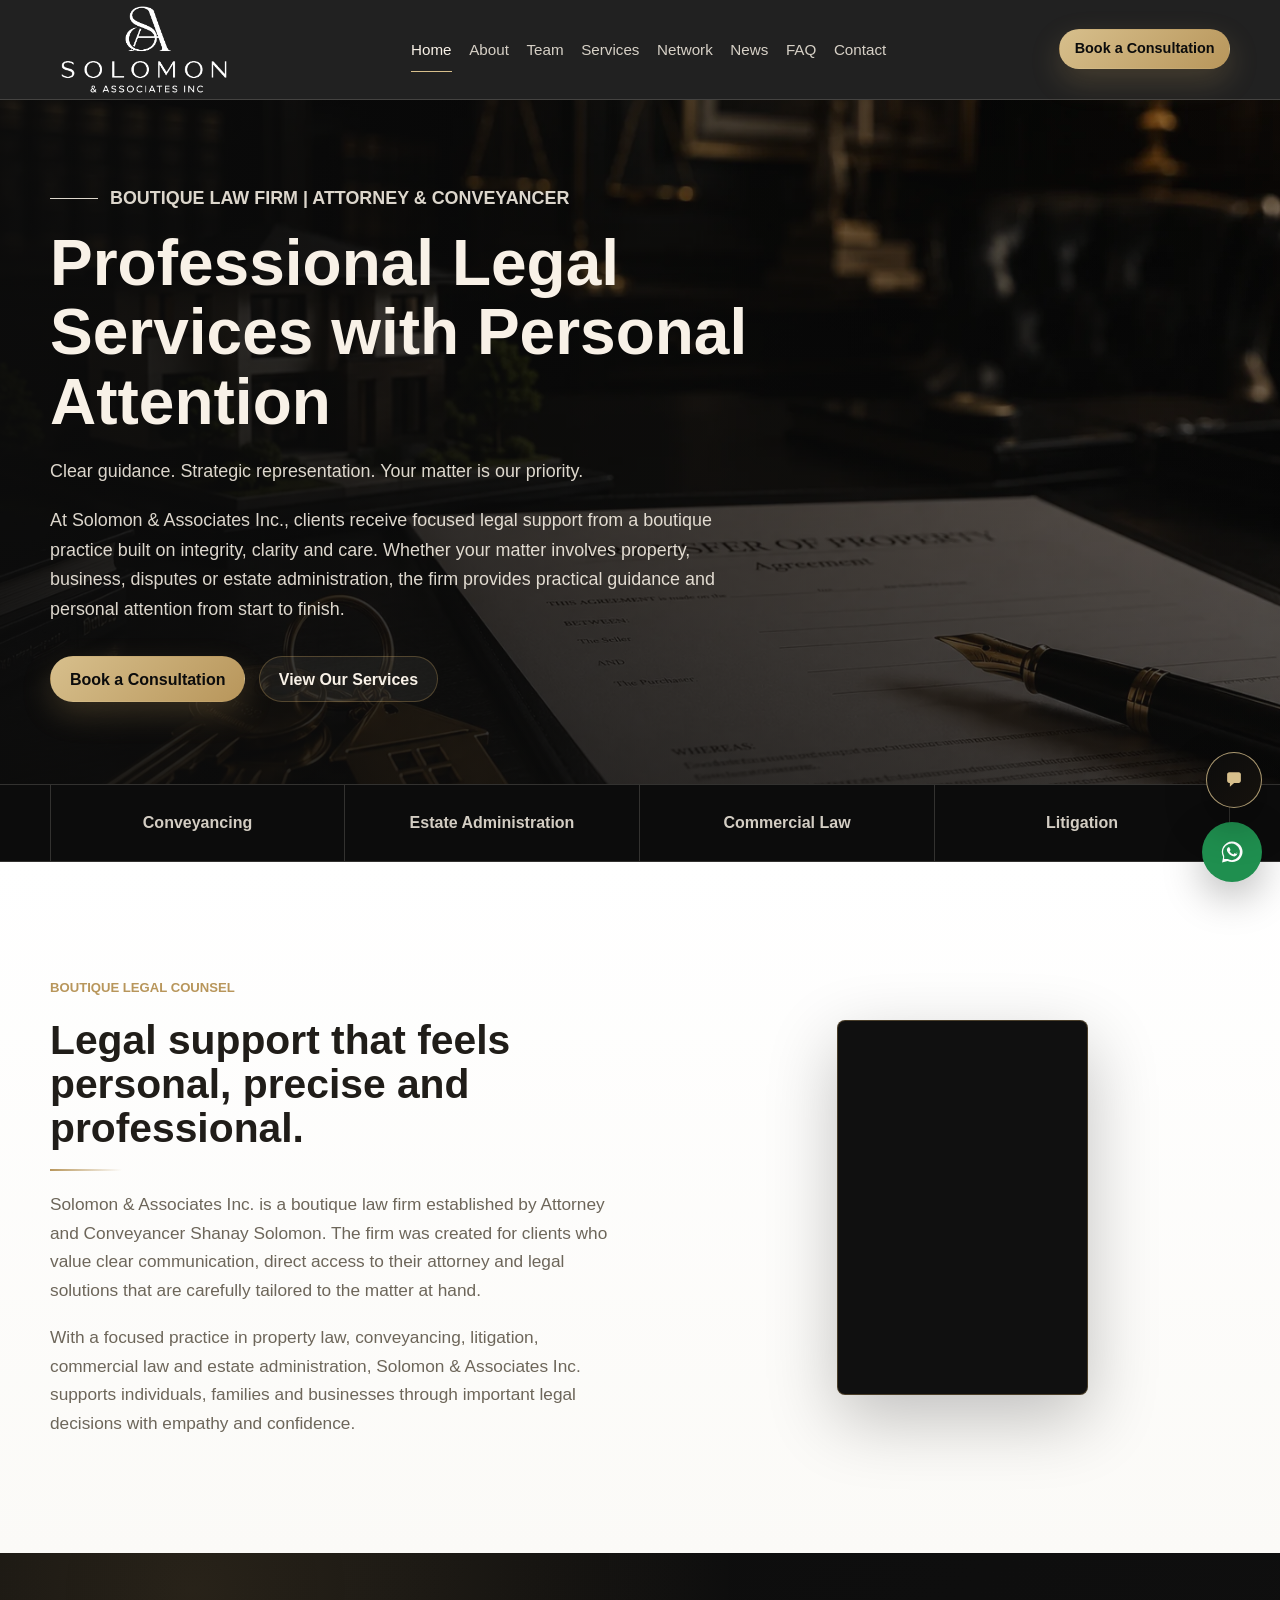
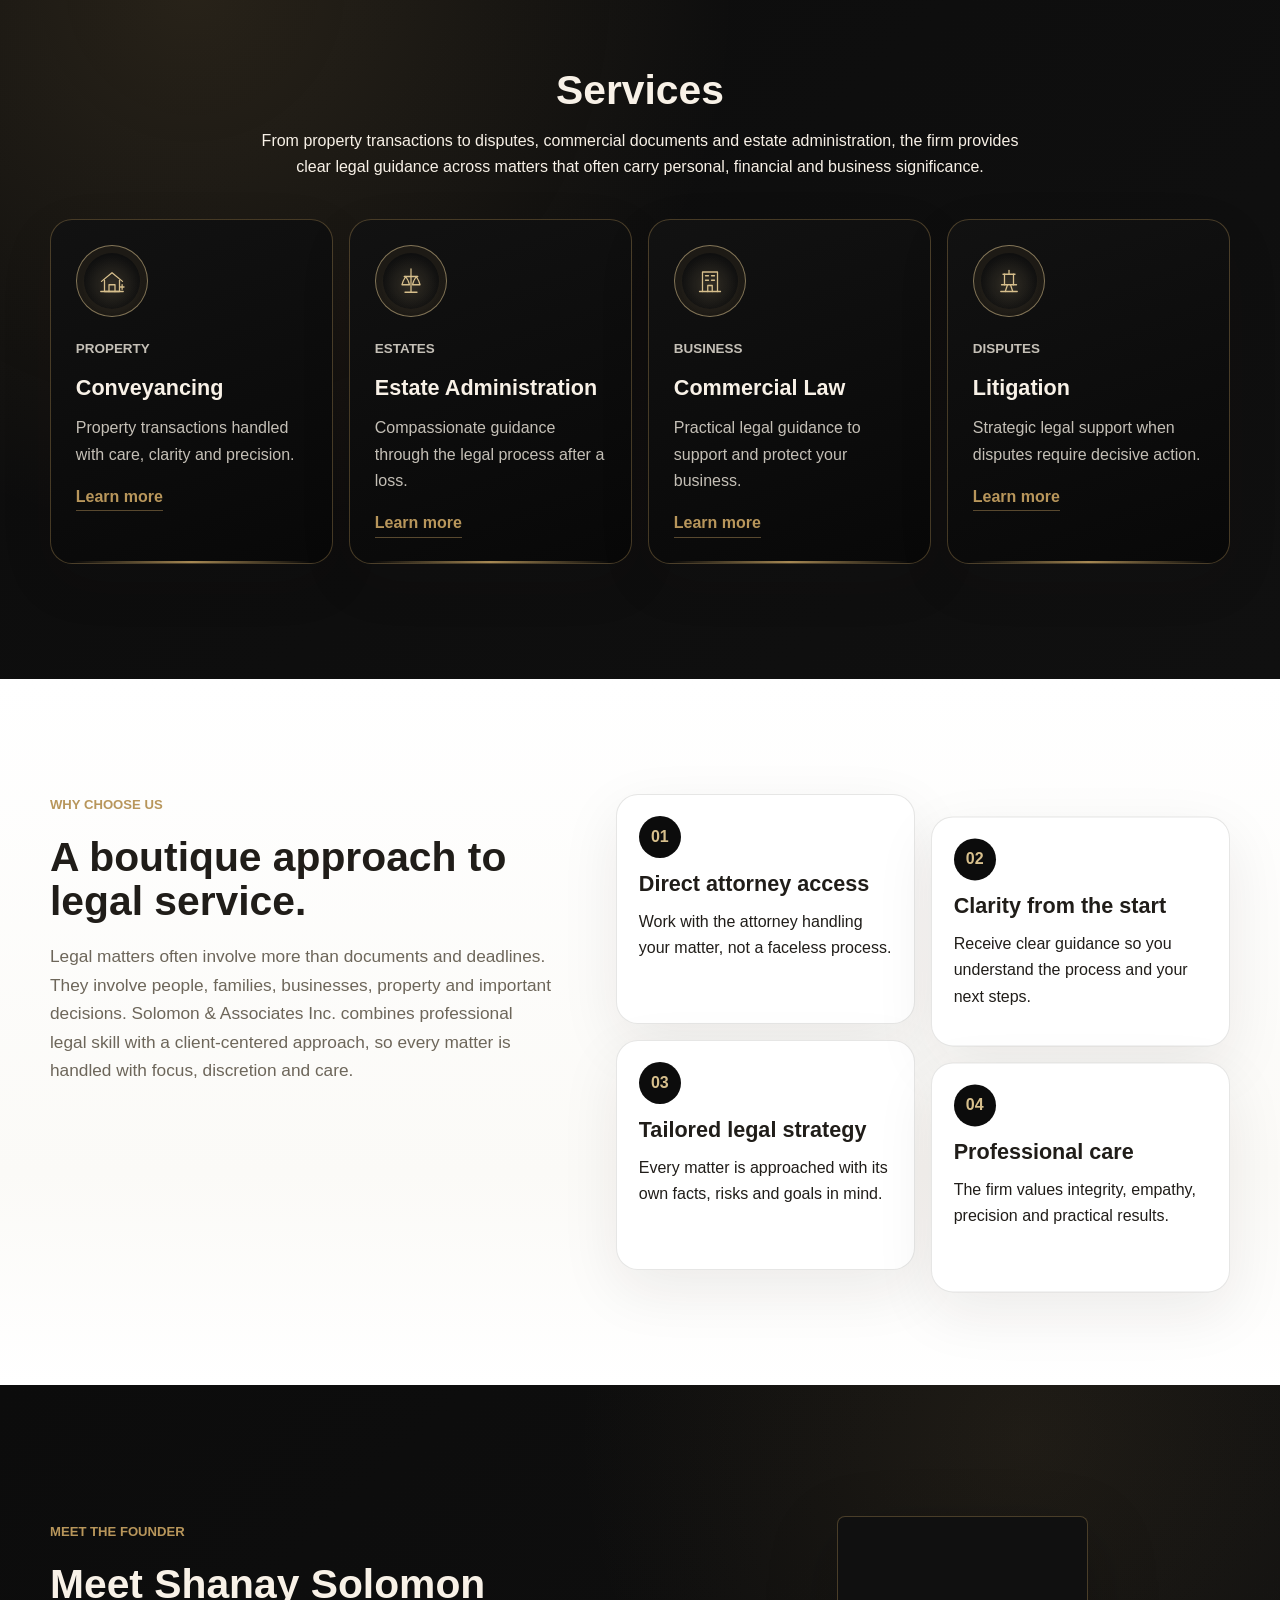
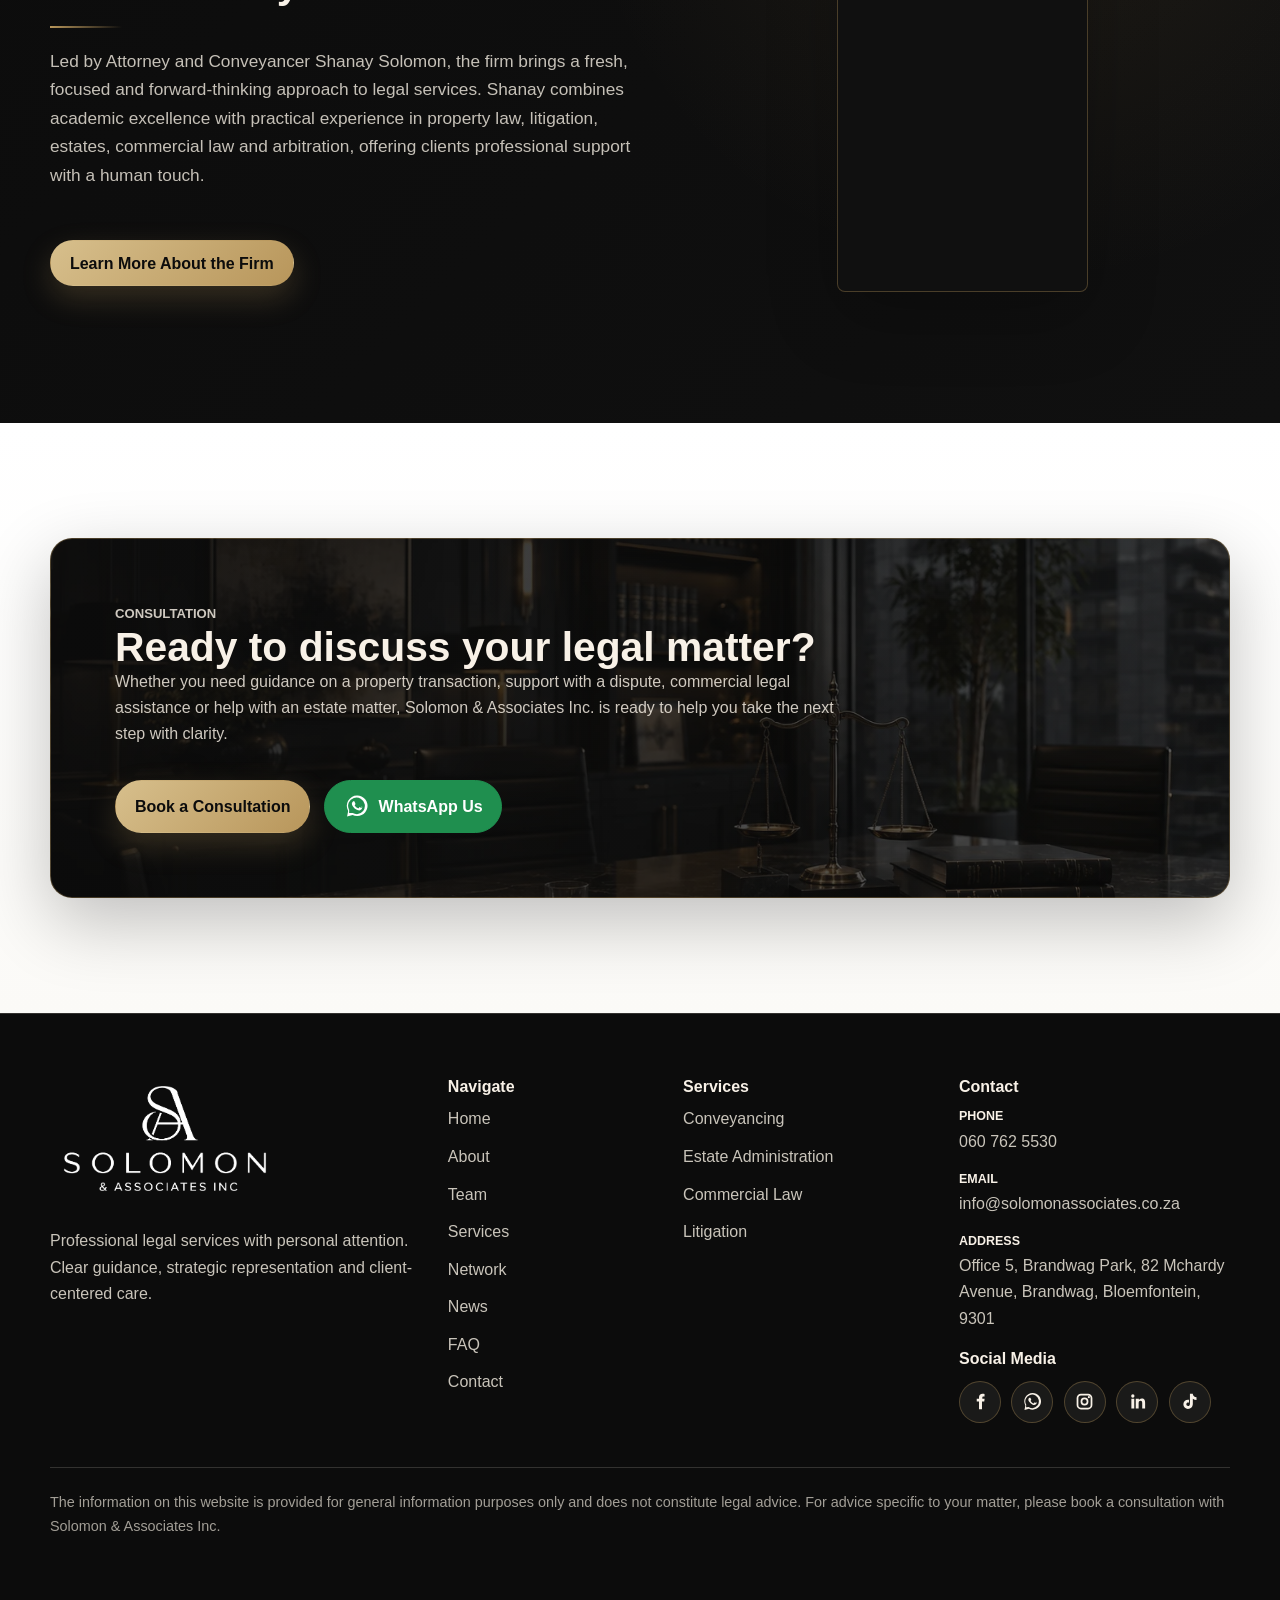
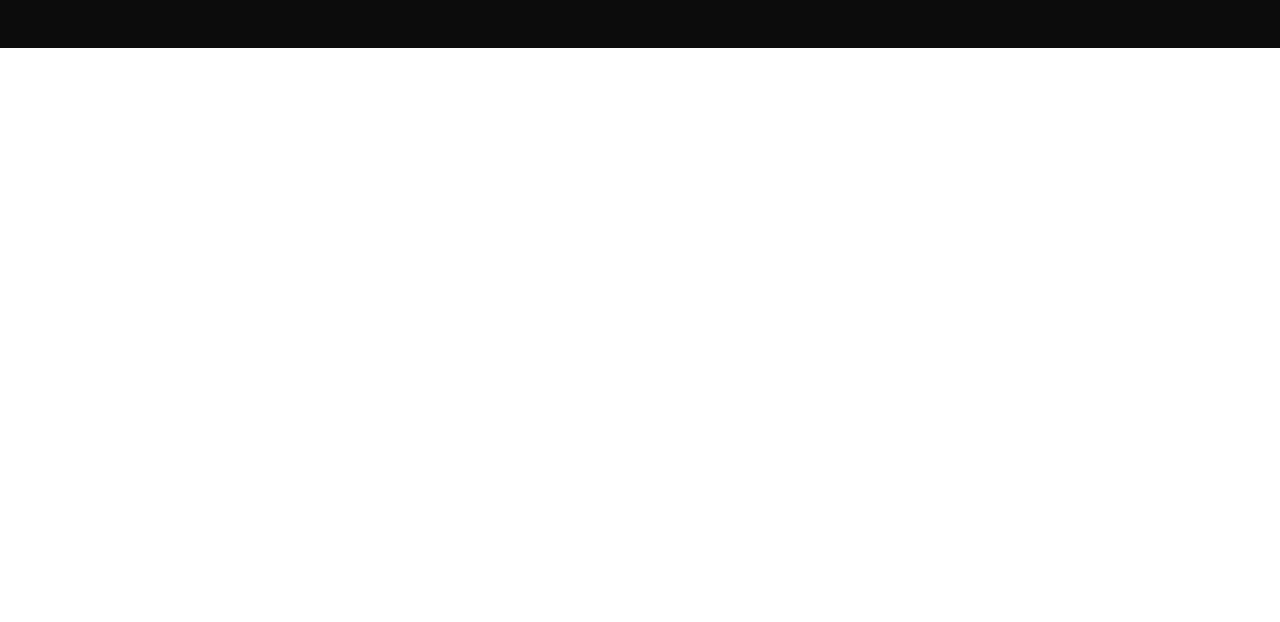
<file: Solomon_Associates_Website_Final/index.html>
<!doctype html>
<html lang="en-ZA">
<head>
  <meta charset="utf-8">
  <meta name="viewport" content="width=device-width, initial-scale=1">
  <title>Solomon &amp; Associates Inc. | Boutique Law Firm South Africa</title>
  <meta name="description" content="Solomon &amp; Associates Inc. is a boutique South African law firm offering conveyancing, estate administration, commercial law and litigation services with personal attention and professional care.">
  <meta name="robots" content="index, follow">
  <link rel="stylesheet" href="styles.css">
  <script defer src="script.js"></script>
  <script type="application/ld+json">
  {
    "@context": "https://schema.org",
    "@type": "LegalService",
    "name": "Solomon & Associates Inc.",
    "telephone": "+27607625530",
    "email": "info@solomonassociates.co.za",
    "address": {
      "@type": "PostalAddress",
      "streetAddress": "Office 5, Brandwag Park, 82 Mchardy Avenue",
      "addressLocality": "Bloemfontein",
      "addressRegion": "Free State",
      "postalCode": "9301",
      "addressCountry": "ZA"
    },
    "areaServed": "South Africa",
    "founder": {
      "@type": "Person",
      "name": "Shanay Solomon",
      "jobTitle": "Attorney and Conveyancer"
    },
    "sameAs": ["https://www.facebook.com/solomonassociatesinc"],
    "serviceType": ["Conveyancing", "Estate Administration", "Commercial Law", "Litigation"]
  }
  </script>
</head>
<body>
  <a class="skip-link" href="#main">Skip to content</a>
  <header class="site-header">
    <div class="container header-inner">
      <a class="brand" href="index.html" aria-label="Solomon & Associates Inc. home">
        <img src="assets/logo-white.png" alt="Solomon & Associates Inc. logo in white">
      </a>
      <nav class="site-nav" id="site-nav" aria-label="Main navigation">
        <a href="index.html" aria-current="page">Home</a>
        <a href="about.html">About</a>
        <a href="about.html#team">Team</a>
        <a href="services.html">Services</a>
        <a href="network.html">Network</a>
        <a href="news.html">News</a>
        <a href="faq.html">FAQ</a>
        <a href="contact.html">Contact</a>
      </nav>
      <div class="header-actions">
        <a class="btn btn-primary btn-small header-cta" href="contact.html">Book a Consultation</a>
        <button class="nav-toggle" type="button" aria-label="Open navigation" aria-expanded="false" aria-controls="site-nav"><span></span></button>
      </div>
    </div>
  </header>

  <main id="main">
    <section class="hero hero-home" aria-labelledby="home-title">
      <div class="container hero-inner">
        <div class="hero-content">
          <p class="eyebrow">Boutique Law Firm | Attorney &amp; Conveyancer</p>
          <h1 id="home-title">Professional Legal Services with Personal Attention</h1>
          <p class="lead hero-copy">Clear guidance. Strategic representation. Your matter is our priority.</p>
          <p class="hero-copy">At Solomon &amp; Associates Inc., clients receive focused legal support from a boutique practice built on integrity, clarity and care. Whether your matter involves property, business, disputes or estate administration, the firm provides practical guidance and personal attention from start to finish.</p>
          <div class="hero-actions">
            <a class="btn btn-primary" href="contact.html">Book a Consultation</a>
            <a class="btn btn-secondary" href="services.html">View Our Services</a>
          </div>
        </div>
      </div>
    </section>

    <div class="trust-strip" aria-label="Practice areas">
      <div class="container trust-list">
        <a href="services.html#conveyancing">Conveyancing</a>
        <a href="services.html#estate-administration">Estate Administration</a>
        <a href="services.html#commercial-law">Commercial Law</a>
        <a href="services.html#litigation">Litigation</a>
      </div>
    </div>

    <section class="section section-cream">
      <div class="container split">
        <div class="stack">
          <p class="section-kicker">Boutique Legal Counsel</p>
          <h2>Legal support that feels personal, precise and professional.</h2>
          <div class="gold-rule"></div>
          <p class="lead-dark">Solomon &amp; Associates Inc. is a boutique law firm established by Attorney and Conveyancer Shanay Solomon. The firm was created for clients who value clear communication, direct access to their attorney and legal solutions that are carefully tailored to the matter at hand.</p>
          <p class="lead-dark">With a focused practice in property law, conveyancing, litigation, commercial law and estate administration, Solomon &amp; Associates Inc. supports individuals, families and businesses through important legal decisions with empathy and confidence.</p>
        </div>
        <figure class="media-frame">
          <img class="photo-portrait" src="assets/ED-1153.webp" srcset="assets/ED-1153-640.webp 427w, assets/ED-1153.webp 960w" sizes="(max-width: 900px) calc(100vw - 40px), 560px" width="960" height="1440" alt="Attorney and Conveyancer Shanay Solomon of Solomon &amp; Associates Inc" loading="lazy" decoding="async">
        </figure>
      </div>
    </section>

    <section class="section section-dark">
      <div class="container">
        <div class="section-heading center">
          <h2>Services</h2>
          <p>From property transactions to disputes, commercial documents and estate administration, the firm provides clear legal guidance across matters that often carry personal, financial and business significance.</p>
        </div>
        <div class="service-grid">
          <article class="card card-dark service-card">
            <span class="service-icon" aria-hidden="true"><svg viewBox="0 0 48 48"><path d="M10 24.5 24 13l14 11.5"/><path d="M14 23v15h20V23"/><path d="M20 38v-9h8v9"/><path d="M35 32h5"/><path d="M37.5 29v6"/><path d="M9 38h30"/></svg></span>
            <p class="card-label">Property</p>
            <h3>Conveyancing</h3>
            <p>Property transactions handled with care, clarity and precision.</p>
            <a class="link-arrow" href="services.html#conveyancing">Learn more</a>
          </article>
          <article class="card card-dark service-card">
            <span class="service-icon" aria-hidden="true"><svg viewBox="0 0 48 48"><path d="M24 8v31"/><path d="M15 18h18"/><path d="M16 39h16"/><path d="M17 18c-4 6-5 11-5 11h10s-1-5-5-11Z"/><path d="M31 18c-4 6-5 11-5 11h10s-1-5-5-11Z"/></svg></span>
            <p class="card-label">Estates</p>
            <h3>Estate Administration</h3>
            <p>Compassionate guidance through the legal process after a loss.</p>
            <a class="link-arrow" href="services.html#estate-administration">Learn more</a>
          </article>
          <article class="card card-dark service-card">
            <span class="service-icon" aria-hidden="true"><svg viewBox="0 0 48 48"><path d="M14 38V12h20v26"/><path d="M10 38h28"/><path d="M18 17h4"/><path d="M26 17h4"/><path d="M18 23h4"/><path d="M26 23h4"/><path d="M21 38v-8h6v8"/></svg></span>
            <p class="card-label">Business</p>
            <h3>Commercial Law</h3>
            <p>Practical legal guidance to support and protect your business.</p>
            <a class="link-arrow" href="services.html#commercial-law">Learn more</a>
          </article>
          <article class="card card-dark service-card">
            <span class="service-icon" aria-hidden="true"><svg viewBox="0 0 48 48"><path d="M16 15h16"/><path d="M18 15v14"/><path d="M30 15v14"/><path d="M14 29h20"/><path d="M22 29l-3 9"/><path d="M26 29l3 9"/><path d="M13 38h22"/><path d="M24 10v5"/></svg></span>
            <p class="card-label">Disputes</p>
            <h3>Litigation</h3>
            <p>Strategic legal support when disputes require decisive action.</p>
            <a class="link-arrow" href="services.html#litigation">Learn more</a>
          </article>
        </div>
      </div>
    </section>

    <section class="section why-modern">
      <div class="container why-grid">
        <div class="stack">
          <p class="section-kicker">Why Choose Us</p>
          <h2>A boutique approach to legal service.</h2>
          <p class="lead-dark">Legal matters often involve more than documents and deadlines. They involve people, families, businesses, property and important decisions. Solomon &amp; Associates Inc. combines professional legal skill with a client-centered approach, so every matter is handled with focus, discretion and care.</p>
        </div>
        <div class="why-cards">
          <article class="why-card">
            <span class="why-number">01</span>
            <h3>Direct attorney access</h3>
            <p>Work with the attorney handling your matter, not a faceless process.</p>
          </article>
          <article class="why-card">
            <span class="why-number">02</span>
            <h3>Clarity from the start</h3>
            <p>Receive clear guidance so you understand the process and your next steps.</p>
          </article>
          <article class="why-card">
            <span class="why-number">03</span>
            <h3>Tailored legal strategy</h3>
            <p>Every matter is approached with its own facts, risks and goals in mind.</p>
          </article>
          <article class="why-card">
            <span class="why-number">04</span>
            <h3>Professional care</h3>
            <p>The firm values integrity, empathy, precision and practical results.</p>
          </article>
        </div>
      </div>
    </section>

    <section class="section section-charcoal">
      <div class="container split">
        <div class="stack">
          <p class="section-kicker">Meet the Founder</p>
          <h2>Meet Shanay Solomon</h2>
          <div class="gold-rule"></div>
          <p class="lead-dark">Led by Attorney and Conveyancer Shanay Solomon, the firm brings a fresh, focused and forward-thinking approach to legal services. Shanay combines academic excellence with practical experience in property law, litigation, estates, commercial law and arbitration, offering clients professional support with a human touch.</p>
          <div class="section-actions">
            <a class="btn btn-primary" href="about.html">Learn More About the Firm</a>
          </div>
        </div>
        <figure class="media-frame portrait-frame">
          <img class="photo-portrait" src="assets/ED-1369.webp" srcset="assets/ED-1369-640.webp 427w, assets/ED-1369.webp 960w" sizes="(max-width: 900px) calc(100vw - 40px), 560px" width="960" height="1440" alt="Shanay Solomon, Founder and Director of Solomon &amp; Associates Inc" loading="lazy" decoding="async">
        </figure>
      </div>
    </section>

    <section class="section section-cream">
      <div class="container">
        <div class="cta-band" style="--cta-image: url('assets/law-boardroom.webp');">
          <p class="section-kicker">Consultation</p>
          <h2>Ready to discuss your legal matter?</h2>
          <p>Whether you need guidance on a property transaction, support with a dispute, commercial legal assistance or help with an estate matter, Solomon &amp; Associates Inc. is ready to help you take the next step with clarity.</p>
          <div class="section-actions">
            <a class="btn btn-primary" href="contact.html">Book a Consultation</a>
            <a class="btn btn-whatsapp" href="https://wa.me/27607625530"><svg viewBox="0 0 32 32" aria-hidden="true"><path d="M16 3.2A12.6 12.6 0 0 0 5.1 22.1L3.8 28.8l6.8-1.8A12.6 12.6 0 1 0 16 3.2Zm0 22.9c-1.9 0-3.7-.5-5.3-1.4l-.4-.2-4 .1.1-3.9-.3-.4A10.3 10.3 0 1 1 16 26.1Zm5.8-7.7c-.3-.2-1.8-.9-2.1-1s-.5-.2-.7.2-.8 1-1 1.2-.4.2-.7.1a8.3 8.3 0 0 1-4.1-3.6c-.3-.5.3-.5.8-1.6.1-.2 0-.4 0-.6s-.7-1.7-1-2.3-.5-.5-.7-.5h-.6c-.2 0-.6.1-.9.4s-1.1 1.1-1.1 2.6 1.1 3 1.3 3.2a12.2 12.2 0 0 0 4.7 4.2c1.7.7 2.3.8 3.1.7 1-.1 2.9-1.2 3.3-2.3.4-1.1.4-2 .3-2.2-.2-.2-.4-.3-.7-.5Z"/></svg><span>WhatsApp Us</span></a>
          </div>
        </div>
      </div>
    </section>
  </main>

  <footer class="site-footer">
    <div class="container footer-grid">
      <div class="footer-column">
        <img class="footer-logo" src="assets/logo-white.png" alt="Solomon & Associates Inc. logo in white">
        <p>Professional legal services with personal attention. Clear guidance, strategic representation and client-centered care.</p>
      </div>
      <div class="footer-column">
        <h2>Navigate</h2>
        <a href="index.html">Home</a>
        <a href="about.html">About</a>
        <a href="about.html#team">Team</a>
        <a href="services.html">Services</a>
        <a href="network.html">Network</a>
        <a href="news.html">News</a>
        <a href="faq.html">FAQ</a>
        <a href="contact.html">Contact</a>
      </div>
      <div class="footer-column">
        <h2>Services</h2>
        <a href="services.html#conveyancing">Conveyancing</a>
        <a href="services.html#estate-administration">Estate Administration</a>
        <a href="services.html#commercial-law">Commercial Law</a>
        <a href="services.html#litigation">Litigation</a>
      </div>
      <div class="footer-column">
        <h2>Contact</h2>
        <div class="footer-contact-list">
          <div class="footer-contact-item">
            <strong>Phone</strong>
            <a href="tel:+27607625530">060 762 5530</a>
          </div>
          <div class="footer-contact-item">
            <strong>Email</strong>
            <a href="mailto:info@solomonassociates.co.za">info@solomonassociates.co.za</a>
          </div>
          <div class="footer-contact-item">
            <strong>Address</strong>
            <span>Office 5, Brandwag Park, 82 Mchardy Avenue, Brandwag, Bloemfontein, 9301</span>
          </div>
        </div>
        <div class="footer-social">
          <h3>Social Media</h3>
          <div class="social-icons" aria-label="Social media links">
            <a class="social-icon" href="https://www.facebook.com/solomonassociatesinc" aria-label="Facebook"><svg viewBox="0 0 24 24" aria-hidden="true"><path d="M14.1 8.8V7.2c0-.8.5-1 1-1h1.5V3.4c-.7-.1-1.5-.2-2.3-.2-2.4 0-4 1.4-4 4v1.6H7.7v3.1h2.6v8.9h3.4v-8.9h2.6l.4-3.1h-3Z"/></svg></a>
            <a class="social-icon" href="https://wa.me/27607625530" aria-label="WhatsApp"><svg viewBox="0 0 32 32" aria-hidden="true"><path d="M16 3.2A12.6 12.6 0 0 0 5.1 22.1L3.8 28.8l6.8-1.8A12.6 12.6 0 1 0 16 3.2Zm0 22.9c-1.9 0-3.7-.5-5.3-1.4l-.4-.2-4 .1.1-3.9-.3-.4A10.3 10.3 0 1 1 16 26.1Zm5.8-7.7c-.3-.2-1.8-.9-2.1-1s-.5-.2-.7.2-.8 1-1 1.2-.4.2-.7.1a8.3 8.3 0 0 1-4.1-3.6c-.3-.5.3-.5.8-1.6.1-.2 0-.4 0-.6s-.7-1.7-1-2.3-.5-.5-.7-.5h-.6c-.2 0-.6.1-.9.4s-1.1 1.1-1.1 2.6 1.1 3 1.3 3.2a12.2 12.2 0 0 0 4.7 4.2c1.7.7 2.3.8 3.1.7 1-.1 2.9-1.2 3.3-2.3.4-1.1.4-2 .3-2.2-.2-.2-.4-.3-.7-.5Z"/></svg></a>
            <a class="social-icon" href="https://www.instagram.com/solomonassociatesinc" aria-label="Instagram"><svg viewBox="0 0 24 24" aria-hidden="true"><rect x="4" y="4" width="16" height="16" rx="4" fill="none" stroke="currentColor" stroke-width="2"/><circle cx="12" cy="12" r="3.5" fill="none" stroke="currentColor" stroke-width="2"/><circle cx="17" cy="7" r="1.2"/></svg></a>
            <a class="social-icon" href="https://www.linkedin.com/in/shanay-solomon/" aria-label="LinkedIn"><svg viewBox="0 0 24 24" aria-hidden="true"><path d="M5 8.8h3.3V20H5V8.8Zm1.7-5A1.9 1.9 0 1 1 6.6 7.6a1.9 1.9 0 0 1 .1-3.8ZM10.5 8.8h3.1v1.5h.1c.4-.8 1.5-1.8 3.1-1.8 3.3 0 3.9 2.2 3.9 5V20h-3.3v-5.8c0-1.4 0-3.1-1.9-3.1s-2.2 1.5-2.2 3V20h-3.3V8.8Z"/></svg></a>
            <a class="social-icon" href="https://www.tiktok.com/@solomonassociatesinc" aria-label="TikTok"><svg viewBox="0 0 24 24" aria-hidden="true"><path d="M15.7 3c.4 2.4 1.8 3.9 4.3 4.1v3.2a7.1 7.1 0 0 1-4.2-1.4v5.8c0 3.5-2.2 5.9-5.6 5.9A5.3 5.3 0 0 1 5 15.2c0-3.4 2.8-5.8 6.4-5.2v3.4c-1.6-.5-3 .3-3 1.8 0 1.2.9 2 2 2 1.3 0 2.1-.8 2.1-2.6V3h3.2Z"/></svg></a>
          </div>
        </div>
      </div>
    </div>
    <div class="container disclaimer">
      <p>The information on this website is provided for general information purposes only and does not constitute legal advice. For advice specific to your matter, please book a consultation with Solomon &amp; Associates Inc.</p>
    </div>
  </footer>

  <a class="whatsapp-float" href="https://wa.me/27607625530" aria-label="WhatsApp Solomon & Associates Inc."><svg viewBox="0 0 32 32" aria-hidden="true"><path d="M16 3.2A12.6 12.6 0 0 0 5.1 22.1L3.8 28.8l6.8-1.8A12.6 12.6 0 1 0 16 3.2Zm0 22.9c-1.9 0-3.7-.5-5.3-1.4l-.4-.2-4 .1.1-3.9-.3-.4A10.3 10.3 0 1 1 16 26.1Zm5.8-7.7c-.3-.2-1.8-.9-2.1-1s-.5-.2-.7.2-.8 1-1 1.2-.4.2-.7.1a8.3 8.3 0 0 1-4.1-3.6c-.3-.5.3-.5.8-1.6.1-.2 0-.4 0-.6s-.7-1.7-1-2.3-.5-.5-.7-.5h-.6c-.2 0-.6.1-.9.4s-1.1 1.1-1.1 2.6 1.1 3 1.3 3.2a12.2 12.2 0 0 0 4.7 4.2c1.7.7 2.3.8 3.1.7 1-.1 2.9-1.2 3.3-2.3.4-1.1.4-2 .3-2.2-.2-.2-.4-.3-.7-.5Z"/></svg><span>WhatsApp Solomon & Associates Inc.</span></a>
</body>
</html>
</file>
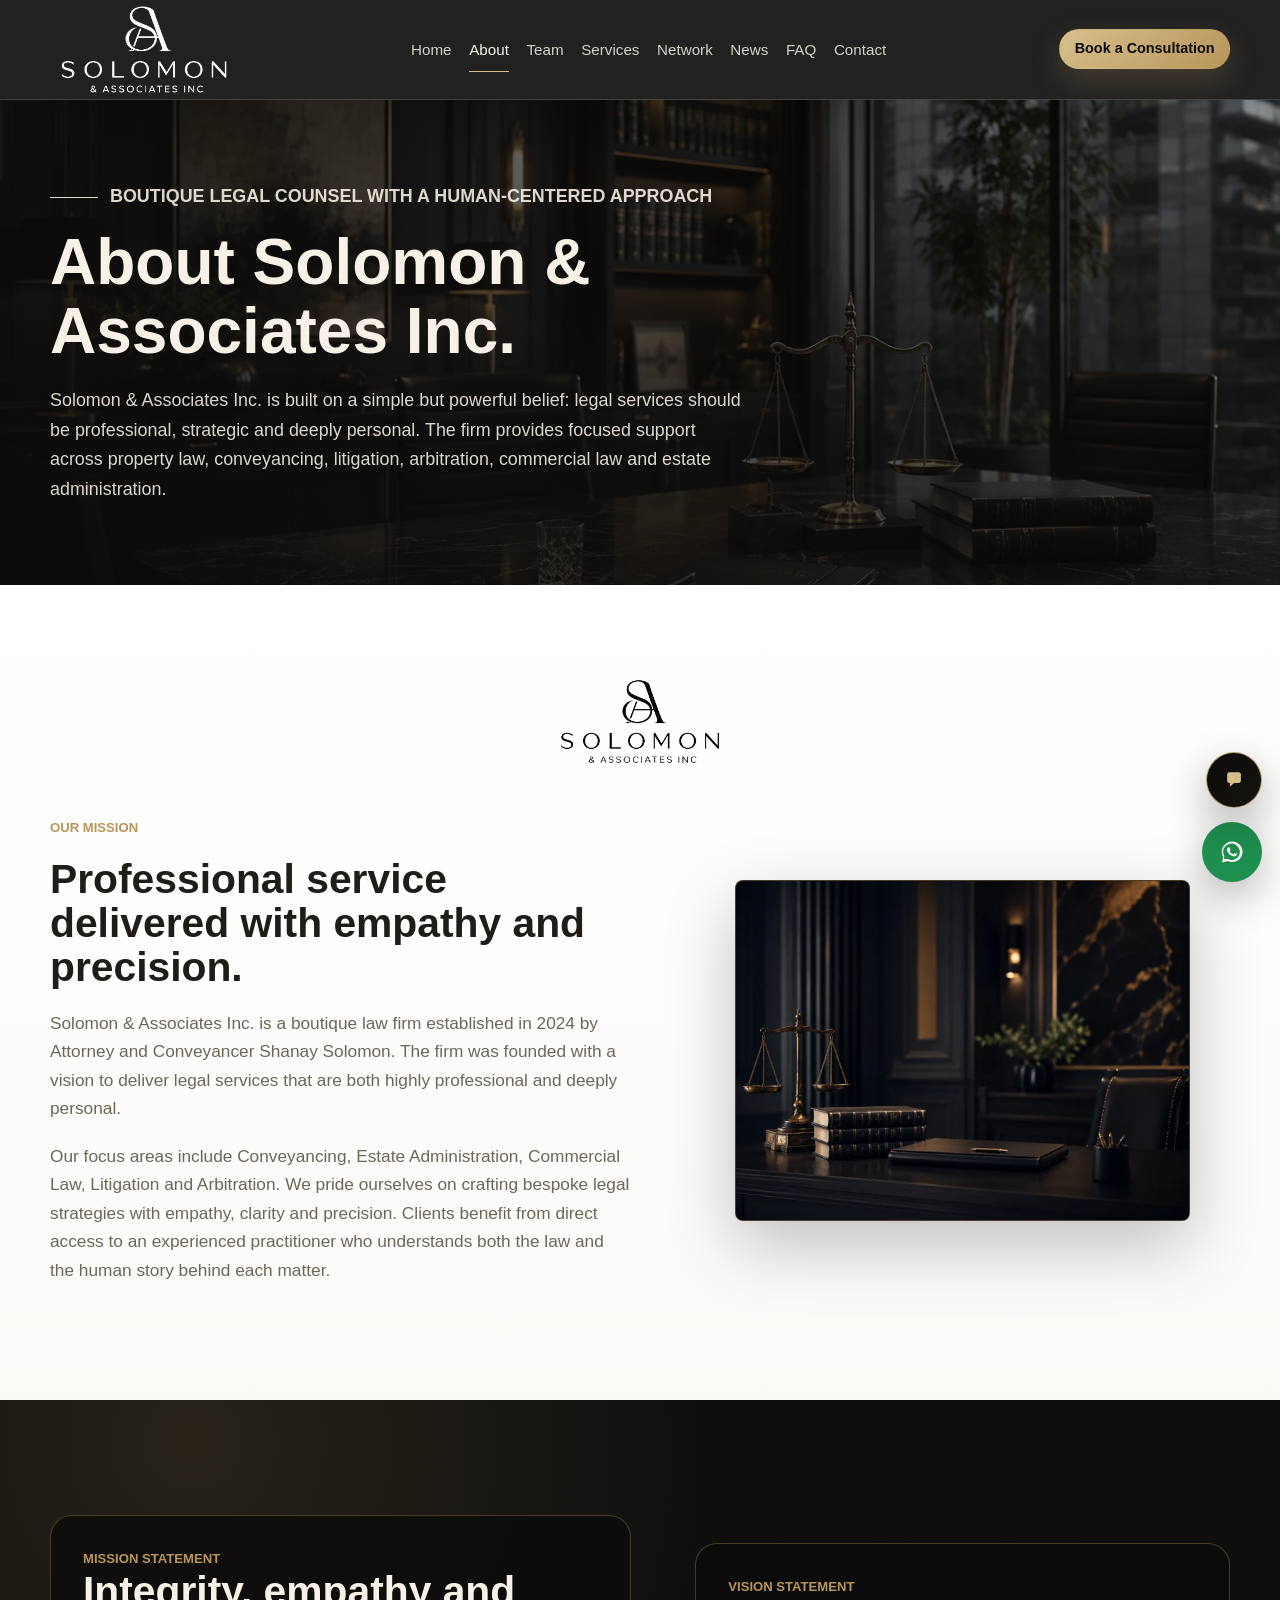
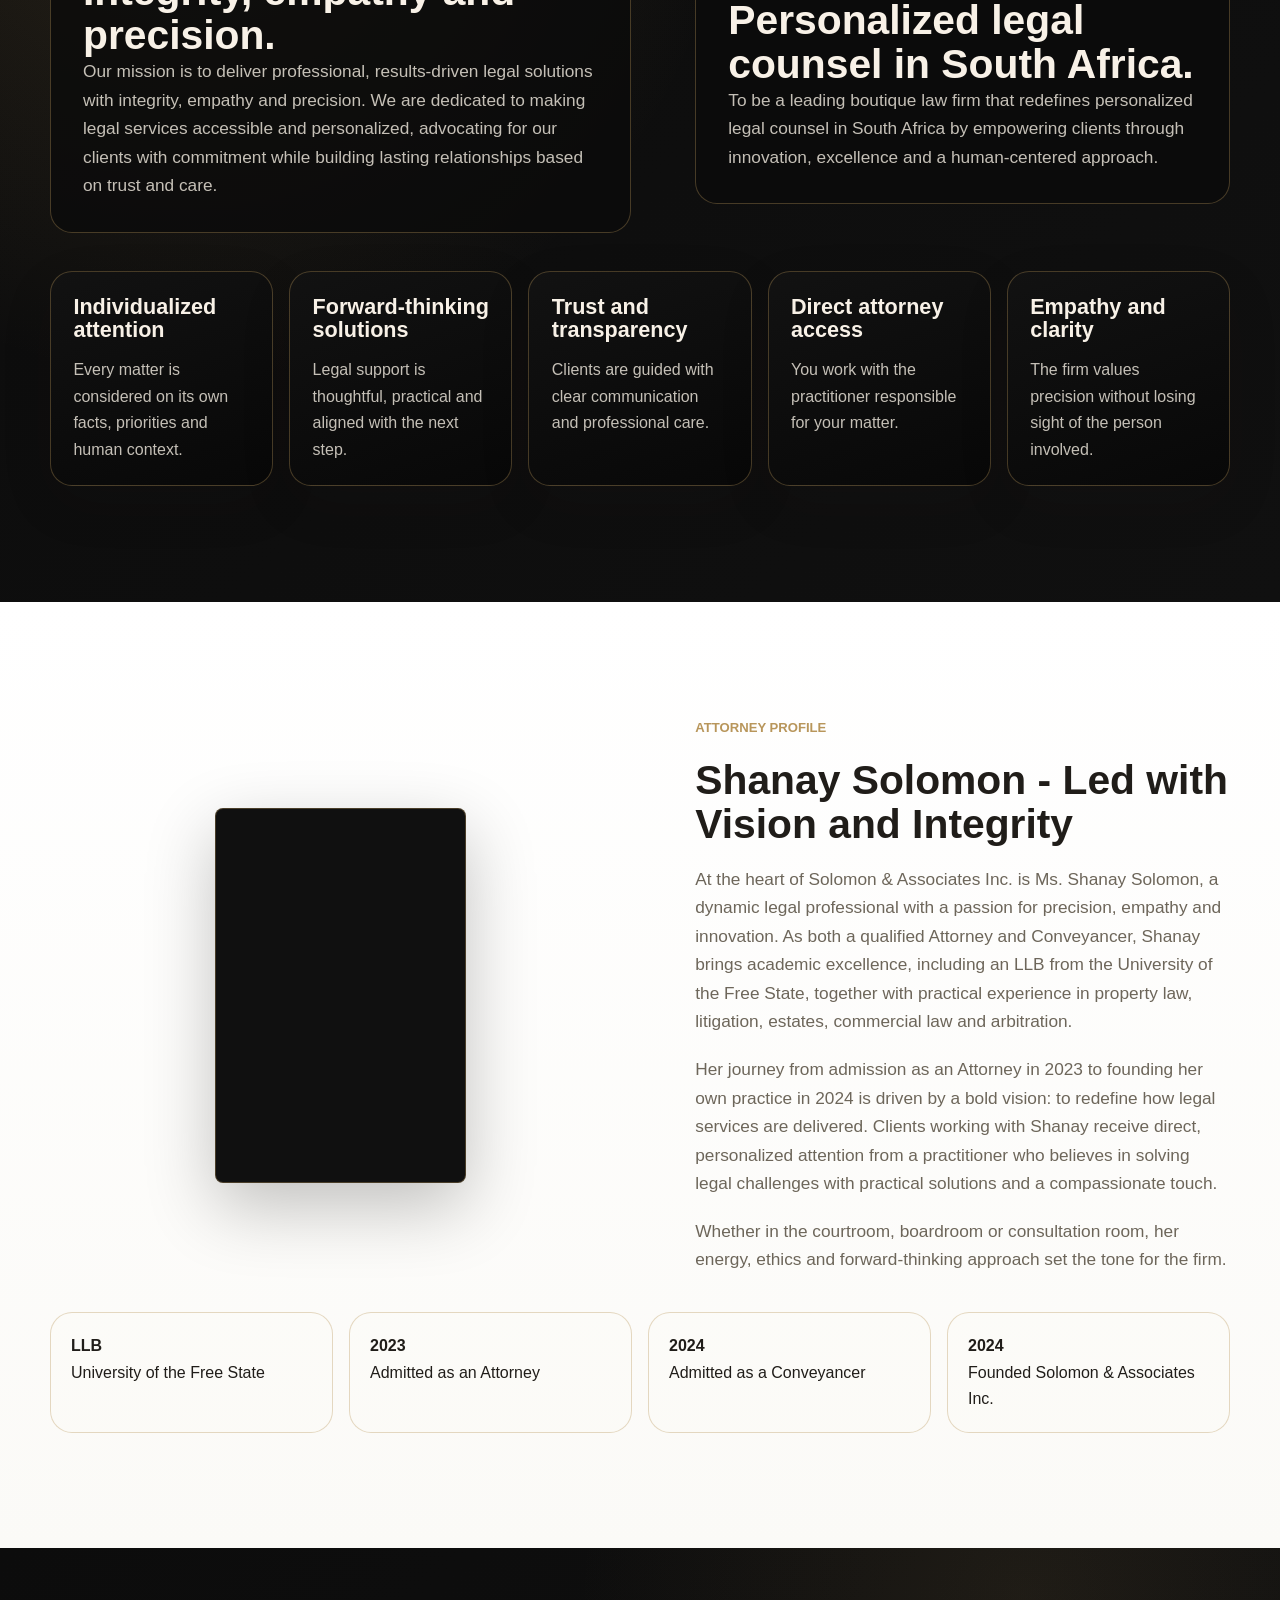
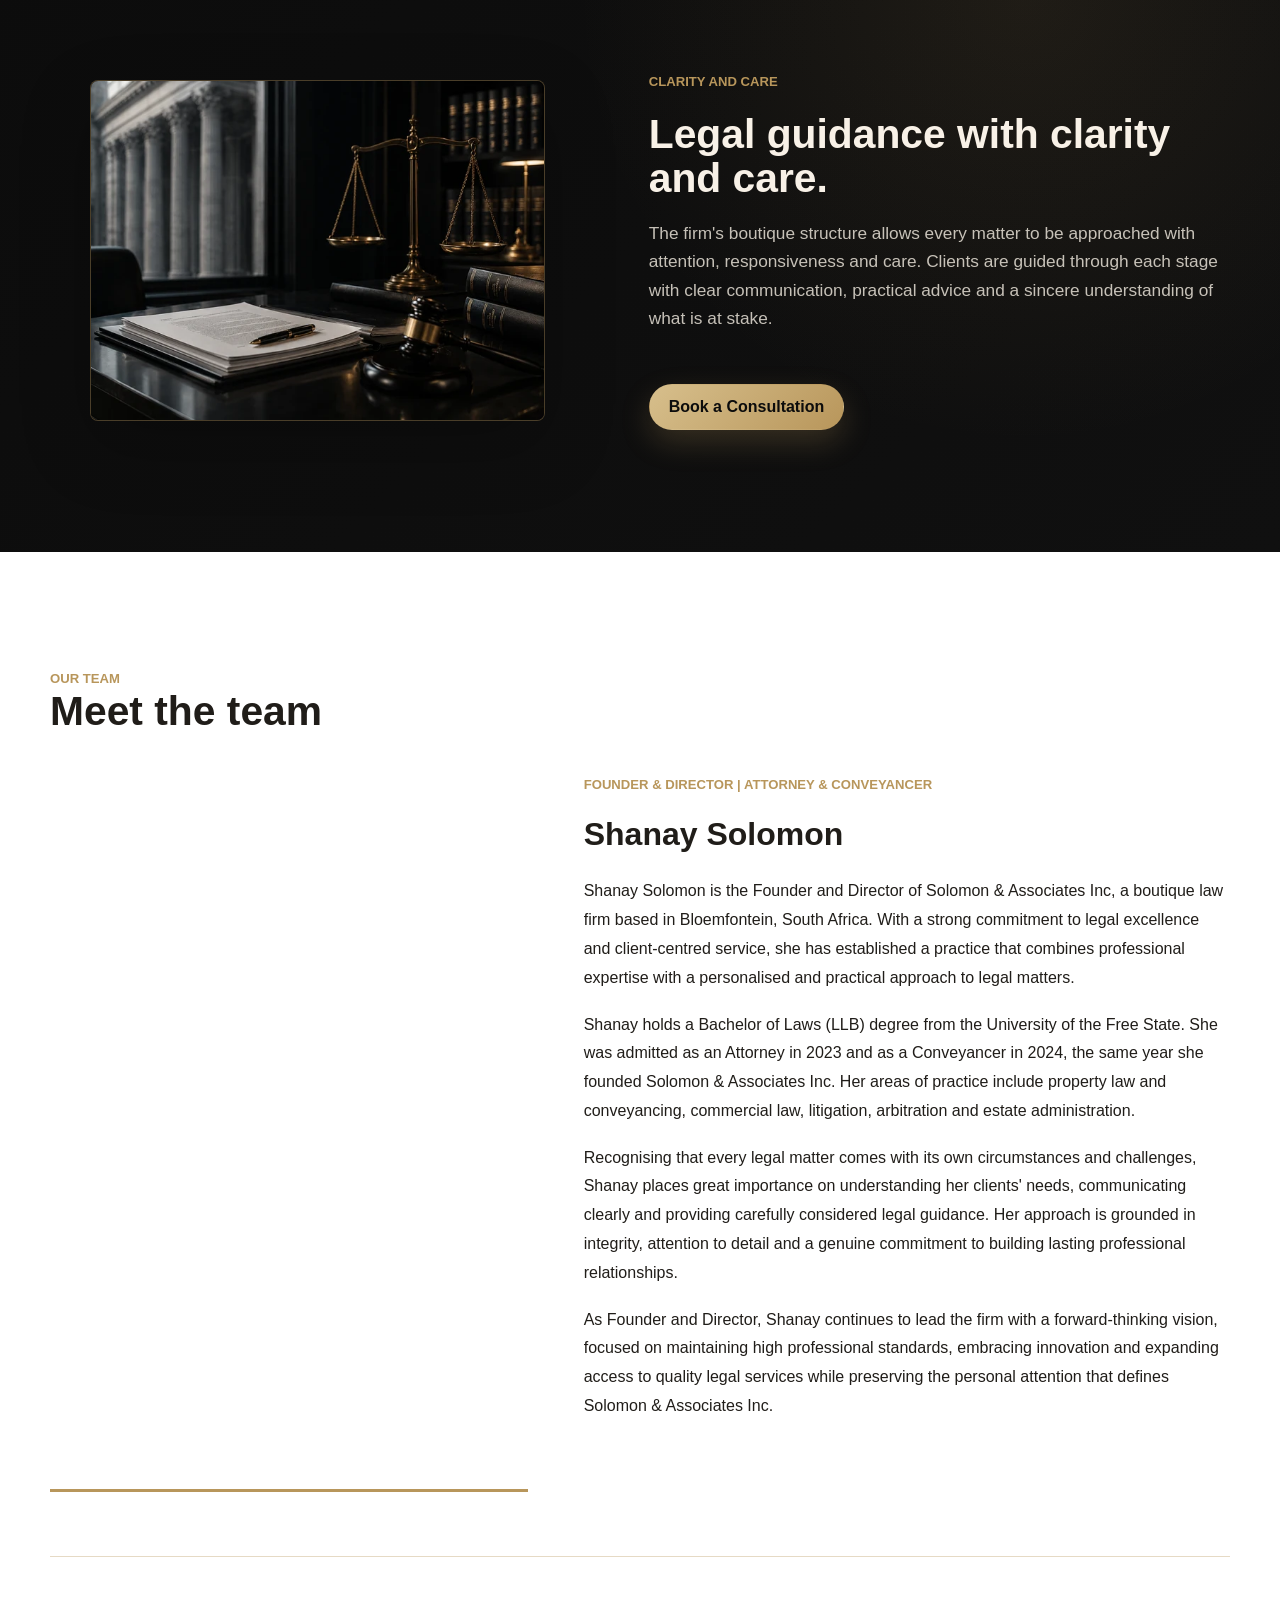
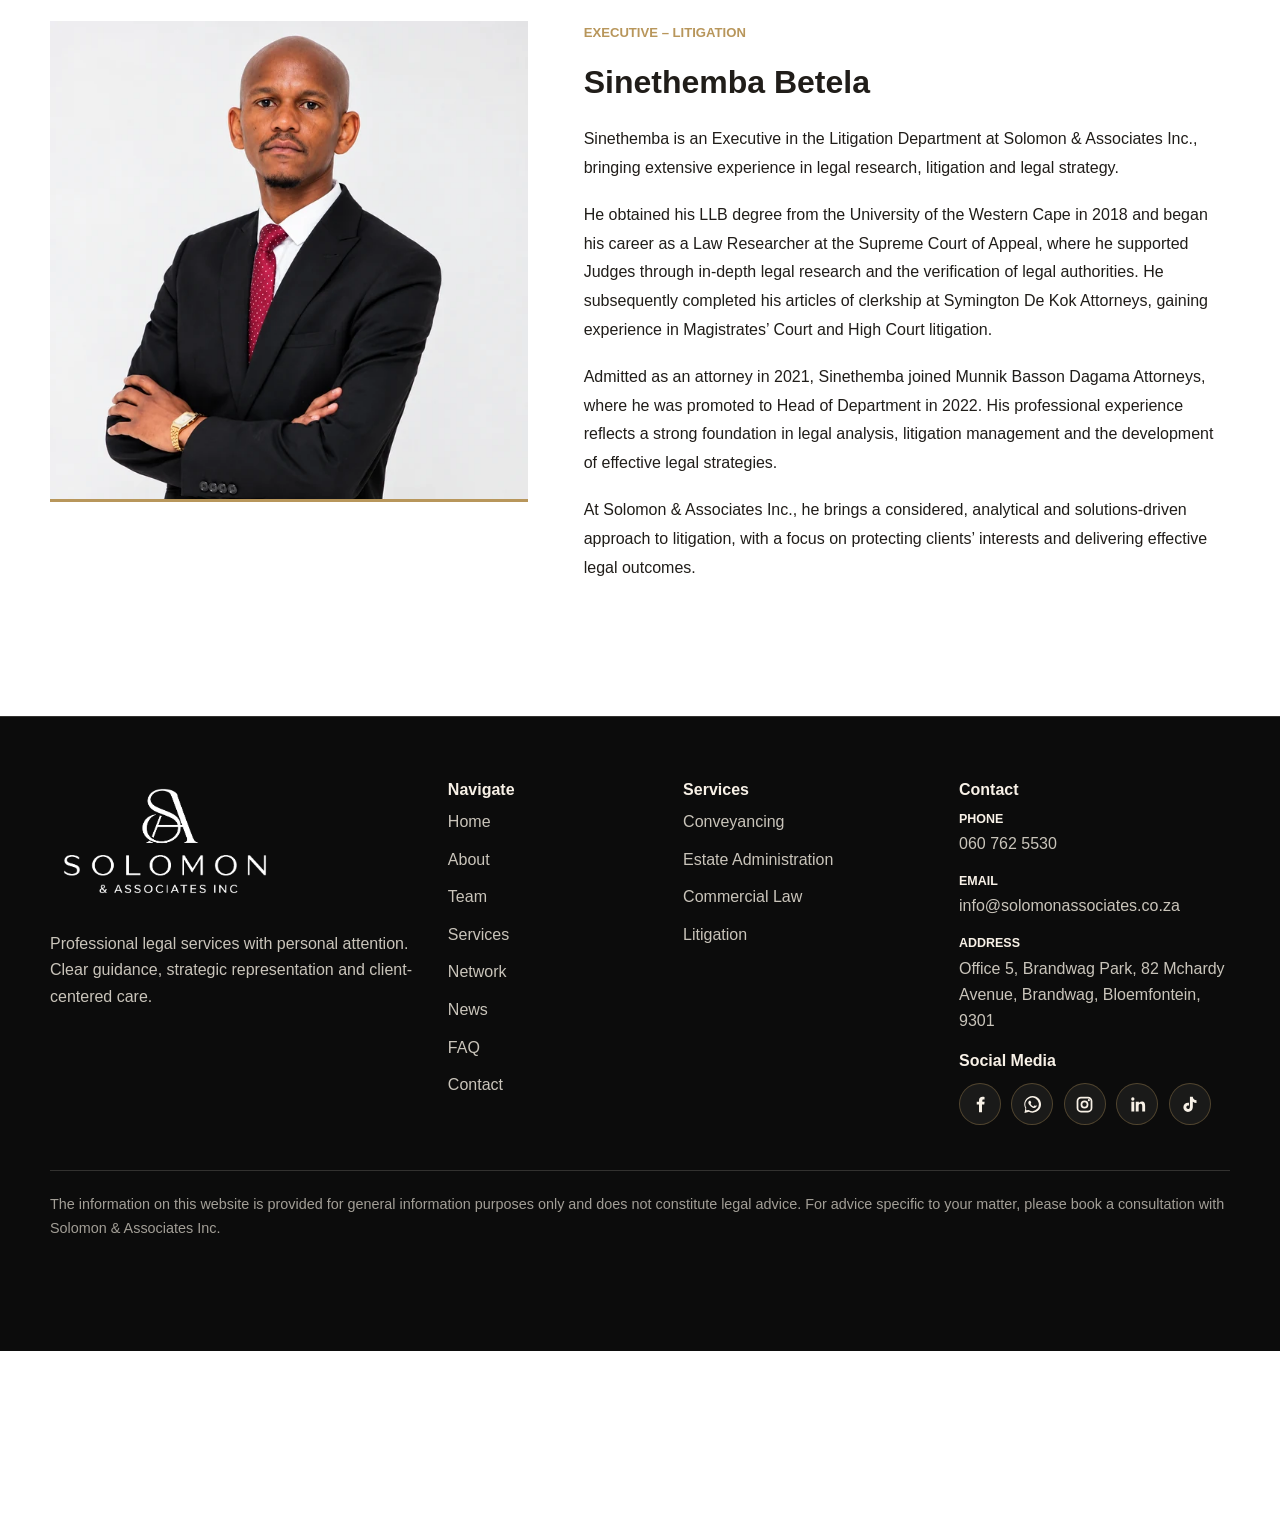
<file: Solomon_Associates_Website_Final/about.html>
<!doctype html>
<html lang="en-ZA">
<head>
  <meta charset="utf-8">
  <meta name="viewport" content="width=device-width, initial-scale=1">
  <title>About Solomon &amp; Associates Inc. | Attorney and Conveyancer Shanay Solomon</title>
  <meta name="description" content="Learn about Solomon &amp; Associates Inc., a boutique South African law firm founded by Attorney and Conveyancer Shanay Solomon, focused on legal service with integrity, empathy and precision.">
  <meta name="robots" content="index, follow">
  <link rel="stylesheet" href="styles.css">
  <script defer src="script.js"></script>
</head>
<body>
  <a class="skip-link" href="#main">Skip to content</a>
  <header class="site-header">
    <div class="container header-inner">
      <a class="brand" href="index.html" aria-label="Solomon & Associates Inc. home">
        <img src="assets/logo-white.png" alt="Solomon & Associates Inc. logo in white">
      </a>
      <nav class="site-nav" id="site-nav" aria-label="Main navigation">
        <a href="index.html">Home</a>
        <a href="about.html" aria-current="page">About</a>
        <a href="about.html#team">Team</a>
        <a href="services.html">Services</a>
        <a href="network.html">Network</a>
        <a href="news.html">News</a>
        <a href="faq.html">FAQ</a>
        <a href="contact.html">Contact</a>
      </nav>
      <div class="header-actions">
        <a class="btn btn-primary btn-small header-cta" href="contact.html">Book a Consultation</a>
        <button class="nav-toggle" type="button" aria-label="Open navigation" aria-expanded="false" aria-controls="site-nav"><span></span></button>
      </div>
    </div>
  </header>

  <main id="main">
    <section class="hero hero-page" style="--hero-image: url('assets/law-boardroom.webp');" aria-labelledby="about-title">
      <div class="container hero-inner">
        <div class="hero-content">
          <p class="eyebrow">Boutique legal counsel with a human-centered approach</p>
          <h1 id="about-title">About Solomon &amp; Associates Inc.</h1>
          <p class="hero-copy">Solomon &amp; Associates Inc. is built on a simple but powerful belief: legal services should be professional, strategic and deeply personal. The firm provides focused support across property law, conveyancing, litigation, arbitration, commercial law and estate administration.</p>
        </div>
      </div>
    </section>

    <section class="section section-cream about-mission">
      <div class="container">
        <img class="section-logo centered section-logo-top" src="assets/logo-black.png" alt="Solomon & Associates Inc. logo in black" loading="lazy">
      </div>
      <div class="container split">
        <div class="stack">
          <p class="section-kicker">Our Mission</p>
          <h2>Professional service delivered with empathy and precision.</h2>
          <p class="lead-dark">Solomon &amp; Associates Inc. is a boutique law firm established in 2024 by Attorney and Conveyancer Shanay Solomon. The firm was founded with a vision to deliver legal services that are both highly professional and deeply personal.</p>
          <p class="lead-dark">Our focus areas include Conveyancing, Estate Administration, Commercial Law, Litigation and Arbitration. We pride ourselves on crafting bespoke legal strategies with empathy, clarity and precision. Clients benefit from direct access to an experienced practitioner who understands both the law and the human story behind each matter.</p>
        </div>
        <figure class="media-frame">
          <img class="photo-work" src="assets/stock-legal-office.webp" srcset="assets/stock-legal-office-640.webp 640w, assets/stock-legal-office.webp 1448w" sizes="(max-width: 900px) calc(100vw - 40px), 560px" width="1448" height="1086" alt="Scales of justice and law books on a black and gold office desk" loading="lazy" decoding="async">
        </figure>
      </div>
    </section>

    <section class="section section-dark">
      <div class="container">
        <div class="split">
          <article class="statement-panel">
            <p class="section-kicker">Mission Statement</p>
            <h2>Integrity, empathy and precision.</h2>
            <p class="lead-dark">Our mission is to deliver professional, results-driven legal solutions with integrity, empathy and precision. We are dedicated to making legal services accessible and personalized, advocating for our clients with commitment while building lasting relationships based on trust and care.</p>
          </article>
          <article class="statement-panel">
            <p class="section-kicker">Vision Statement</p>
            <h2>Personalized legal counsel in South Africa.</h2>
            <p class="lead-dark">To be a leading boutique law firm that redefines personalized legal counsel in South Africa by empowering clients through innovation, excellence and a human-centered approach.</p>
          </article>
        </div>
        <div class="value-grid">
          <article class="card card-dark">
            <h3>Individualized attention</h3>
            <p>Every matter is considered on its own facts, priorities and human context.</p>
          </article>
          <article class="card card-dark">
            <h3>Forward-thinking solutions</h3>
            <p>Legal support is thoughtful, practical and aligned with the next step.</p>
          </article>
          <article class="card card-dark">
            <h3>Trust and transparency</h3>
            <p>Clients are guided with clear communication and professional care.</p>
          </article>
          <article class="card card-dark">
            <h3>Direct attorney access</h3>
            <p>You work with the practitioner responsible for your matter.</p>
          </article>
          <article class="card card-dark">
            <h3>Empathy and clarity</h3>
            <p>The firm values precision without losing sight of the person involved.</p>
          </article>
        </div>
      </div>
    </section>

    <section class="section section-cream">
      <div class="container split">
        <figure class="media-frame portrait-frame">
          <img class="photo-portrait" src="assets/ED-1172.webp" srcset="assets/ED-1172-640.webp 427w, assets/ED-1172.webp 960w" sizes="(max-width: 900px) calc(100vw - 40px), 560px" width="960" height="1440" alt="Shanay Solomon professional attorney profile" loading="lazy" decoding="async">
        </figure>
        <div class="stack">
          <p class="section-kicker">Attorney Profile</p>
          <h2>Shanay Solomon - Led with Vision and Integrity</h2>
          <p class="lead-dark">At the heart of Solomon &amp; Associates Inc. is Ms. Shanay Solomon, a dynamic legal professional with a passion for precision, empathy and innovation. As both a qualified Attorney and Conveyancer, Shanay brings academic excellence, including an LLB from the University of the Free State, together with practical experience in property law, litigation, estates, commercial law and arbitration.</p>
          <p class="lead-dark">Her journey from admission as an Attorney in 2023 to founding her own practice in 2024 is driven by a bold vision: to redefine how legal services are delivered. Clients working with Shanay receive direct, personalized attention from a practitioner who believes in solving legal challenges with practical solutions and a compassionate touch.</p>
          <p class="lead-dark">Whether in the courtroom, boardroom or consultation room, her energy, ethics and forward-thinking approach set the tone for the firm.</p>
        </div>
      </div>
      <div class="container">
        <ol class="timeline" aria-label="Founder credentials">
          <li><strong>LLB</strong><br>University of the Free State</li>
          <li><strong>2023</strong><br>Admitted as an Attorney</li>
          <li><strong>2024</strong><br>Admitted as a Conveyancer</li>
          <li><strong>2024</strong><br>Founded Solomon &amp; Associates Inc.</li>
        </ol>
      </div>
    </section>

    <section class="section section-charcoal">
      <div class="container split split-reverse">
        <figure class="media-frame">
          <img class="photo-work" src="assets/stock-litigation-desk.webp" srcset="assets/stock-litigation-desk-640.webp 640w, assets/stock-litigation-desk.webp 1448w" sizes="(max-width: 900px) calc(100vw - 40px), 560px" width="1448" height="1086" alt="Legal documents, scales of justice and a gavel beside courthouse columns" loading="lazy" decoding="async">
        </figure>
        <div class="stack">
          <p class="section-kicker">Clarity and Care</p>
          <h2>Legal guidance with clarity and care.</h2>
          <p class="lead-dark">The firm's boutique structure allows every matter to be approached with attention, responsiveness and care. Clients are guided through each stage with clear communication, practical advice and a sincere understanding of what is at stake.</p>
          <div class="section-actions">
            <a class="btn btn-primary" href="contact.html">Book a Consultation</a>
          </div>
        </div>
      </div>
    </section>
    <section class="section team-section" id="team" aria-labelledby="team-title">
      <div class="container">
        <div class="team-heading">
          <p class="section-kicker">Our Team</p>
          <h2 id="team-title">Meet the team</h2>
        </div>
        <article class="team-profile" aria-labelledby="shanay-name">
          <figure class="team-portrait">
            <img class="photo-portrait" src="assets/ED-1397.webp" srcset="assets/ED-1397-640.webp 427w, assets/ED-1397.webp 960w" sizes="(max-width: 900px) calc(100vw - 40px), 560px" width="960" height="1440" alt="Shanay Solomon, Founder and Director, Attorney and Conveyancer" loading="lazy" decoding="async">
          </figure>
          <div class="team-biography">
            <p class="section-kicker">Founder &amp; Director | Attorney &amp; Conveyancer</p>
            <h3 id="shanay-name">Shanay Solomon</h3>
            <p>Shanay Solomon is the Founder and Director of Solomon &amp; Associates Inc, a boutique law firm based in Bloemfontein, South Africa. With a strong commitment to legal excellence and client-centred service, she has established a practice that combines professional expertise with a personalised and practical approach to legal matters.</p>
            <p>Shanay holds a Bachelor of Laws (LLB) degree from the University of the Free State. She was admitted as an Attorney in 2023 and as a Conveyancer in 2024, the same year she founded Solomon &amp; Associates Inc. Her areas of practice include property law and conveyancing, commercial law, litigation, arbitration and estate administration.</p>
            <p>Recognising that every legal matter comes with its own circumstances and challenges, Shanay places great importance on understanding her clients' needs, communicating clearly and providing carefully considered legal guidance. Her approach is grounded in integrity, attention to detail and a genuine commitment to building lasting professional relationships.</p>
            <p>As Founder and Director, Shanay continues to lead the firm with a forward-thinking vision, focused on maintaining high professional standards, embracing innovation and expanding access to quality legal services while preserving the personal attention that defines Solomon &amp; Associates Inc.</p>
          </div>
        </article>
        <article class="team-profile" aria-labelledby="sinethemba-name">
          <figure class="team-portrait">
            <img class="photo-work" src="assets/sinethemba-betela.webp" srcset="assets/sinethemba-betela-640.webp 640w, assets/sinethemba-betela.webp 1254w" sizes="(max-width: 900px) calc(100vw - 40px), 560px" width="1254" height="1254" alt="Sinethemba Betela, Executive in the Litigation Department at Solomon &amp; Associates Inc." loading="lazy" decoding="async">
          </figure>
          <div class="team-biography">
            <p class="section-kicker">Executive &ndash; Litigation</p>
            <h3 id="sinethemba-name">Sinethemba Betela</h3>
            <p>Sinethemba is an Executive in the Litigation Department at Solomon &amp; Associates Inc., bringing extensive experience in legal research, litigation and legal strategy.</p>
            <p>He obtained his LLB degree from the University of the Western Cape in 2018 and began his career as a Law Researcher at the Supreme Court of Appeal, where he supported Judges through in-depth legal research and the verification of legal authorities. He subsequently completed his articles of clerkship at Symington De Kok Attorneys, gaining experience in Magistrates&rsquo; Court and High Court litigation.</p>
            <p>Admitted as an attorney in 2021, Sinethemba joined Munnik Basson Dagama Attorneys, where he was promoted to Head of Department in 2022. His professional experience reflects a strong foundation in legal analysis, litigation management and the development of effective legal strategies.</p>
            <p>At Solomon &amp; Associates Inc., he brings a considered, analytical and solutions-driven approach to litigation, with a focus on protecting clients&rsquo; interests and delivering effective legal outcomes.</p>
          </div>
        </article>
      </div>
    </section>
  </main>

  <footer class="site-footer">
    <div class="container footer-grid">
      <div class="footer-column">
        <img class="footer-logo" src="assets/logo-white.png" alt="Solomon & Associates Inc. logo in white">
        <p>Professional legal services with personal attention. Clear guidance, strategic representation and client-centered care.</p>
      </div>
      <div class="footer-column">
        <h2>Navigate</h2>
        <a href="index.html">Home</a>
        <a href="about.html">About</a>
        <a href="about.html#team">Team</a>
        <a href="services.html">Services</a>
        <a href="network.html">Network</a>
        <a href="news.html">News</a>
        <a href="faq.html">FAQ</a>
        <a href="contact.html">Contact</a>
      </div>
      <div class="footer-column">
        <h2>Services</h2>
        <a href="services.html#conveyancing">Conveyancing</a>
        <a href="services.html#estate-administration">Estate Administration</a>
        <a href="services.html#commercial-law">Commercial Law</a>
        <a href="services.html#litigation">Litigation</a>
      </div>
      <div class="footer-column">
        <h2>Contact</h2>
        <div class="footer-contact-list">
          <div class="footer-contact-item">
            <strong>Phone</strong>
            <a href="tel:+27607625530">060 762 5530</a>
          </div>
          <div class="footer-contact-item">
            <strong>Email</strong>
            <a href="mailto:info@solomonassociates.co.za">info@solomonassociates.co.za</a>
          </div>
          <div class="footer-contact-item">
            <strong>Address</strong>
            <span>Office 5, Brandwag Park, 82 Mchardy Avenue, Brandwag, Bloemfontein, 9301</span>
          </div>
        </div>
        <div class="footer-social">
          <h3>Social Media</h3>
          <div class="social-icons" aria-label="Social media links">
            <a class="social-icon" href="https://www.facebook.com/solomonassociatesinc" aria-label="Facebook"><svg viewBox="0 0 24 24" aria-hidden="true"><path d="M14.1 8.8V7.2c0-.8.5-1 1-1h1.5V3.4c-.7-.1-1.5-.2-2.3-.2-2.4 0-4 1.4-4 4v1.6H7.7v3.1h2.6v8.9h3.4v-8.9h2.6l.4-3.1h-3Z"/></svg></a>
            <a class="social-icon" href="https://wa.me/27607625530" aria-label="WhatsApp"><svg viewBox="0 0 32 32" aria-hidden="true"><path d="M16 3.2A12.6 12.6 0 0 0 5.1 22.1L3.8 28.8l6.8-1.8A12.6 12.6 0 1 0 16 3.2Zm0 22.9c-1.9 0-3.7-.5-5.3-1.4l-.4-.2-4 .1.1-3.9-.3-.4A10.3 10.3 0 1 1 16 26.1Zm5.8-7.7c-.3-.2-1.8-.9-2.1-1s-.5-.2-.7.2-.8 1-1 1.2-.4.2-.7.1a8.3 8.3 0 0 1-4.1-3.6c-.3-.5.3-.5.8-1.6.1-.2 0-.4 0-.6s-.7-1.7-1-2.3-.5-.5-.7-.5h-.6c-.2 0-.6.1-.9.4s-1.1 1.1-1.1 2.6 1.1 3 1.3 3.2a12.2 12.2 0 0 0 4.7 4.2c1.7.7 2.3.8 3.1.7 1-.1 2.9-1.2 3.3-2.3.4-1.1.4-2 .3-2.2-.2-.2-.4-.3-.7-.5Z"/></svg></a>
            <a class="social-icon" href="https://www.instagram.com/solomonassociatesinc" aria-label="Instagram"><svg viewBox="0 0 24 24" aria-hidden="true"><rect x="4" y="4" width="16" height="16" rx="4" fill="none" stroke="currentColor" stroke-width="2"/><circle cx="12" cy="12" r="3.5" fill="none" stroke="currentColor" stroke-width="2"/><circle cx="17" cy="7" r="1.2"/></svg></a>
            <a class="social-icon" href="https://www.linkedin.com/in/shanay-solomon/" aria-label="LinkedIn"><svg viewBox="0 0 24 24" aria-hidden="true"><path d="M5 8.8h3.3V20H5V8.8Zm1.7-5A1.9 1.9 0 1 1 6.6 7.6a1.9 1.9 0 0 1 .1-3.8ZM10.5 8.8h3.1v1.5h.1c.4-.8 1.5-1.8 3.1-1.8 3.3 0 3.9 2.2 3.9 5V20h-3.3v-5.8c0-1.4 0-3.1-1.9-3.1s-2.2 1.5-2.2 3V20h-3.3V8.8Z"/></svg></a>
            <a class="social-icon" href="https://www.tiktok.com/@solomonassociatesinc" aria-label="TikTok"><svg viewBox="0 0 24 24" aria-hidden="true"><path d="M15.7 3c.4 2.4 1.8 3.9 4.3 4.1v3.2a7.1 7.1 0 0 1-4.2-1.4v5.8c0 3.5-2.2 5.9-5.6 5.9A5.3 5.3 0 0 1 5 15.2c0-3.4 2.8-5.8 6.4-5.2v3.4c-1.6-.5-3 .3-3 1.8 0 1.2.9 2 2 2 1.3 0 2.1-.8 2.1-2.6V3h3.2Z"/></svg></a>
          </div>
        </div>
      </div>
    </div>
    <div class="container disclaimer">
      <p>The information on this website is provided for general information purposes only and does not constitute legal advice. For advice specific to your matter, please book a consultation with Solomon &amp; Associates Inc.</p>
    </div>
  </footer>

  <a class="whatsapp-float" href="https://wa.me/27607625530" aria-label="WhatsApp Solomon & Associates Inc."><svg viewBox="0 0 32 32" aria-hidden="true"><path d="M16 3.2A12.6 12.6 0 0 0 5.1 22.1L3.8 28.8l6.8-1.8A12.6 12.6 0 1 0 16 3.2Zm0 22.9c-1.9 0-3.7-.5-5.3-1.4l-.4-.2-4 .1.1-3.9-.3-.4A10.3 10.3 0 1 1 16 26.1Zm5.8-7.7c-.3-.2-1.8-.9-2.1-1s-.5-.2-.7.2-.8 1-1 1.2-.4.2-.7.1a8.3 8.3 0 0 1-4.1-3.6c-.3-.5.3-.5.8-1.6.1-.2 0-.4 0-.6s-.7-1.7-1-2.3-.5-.5-.7-.5h-.6c-.2 0-.6.1-.9.4s-1.1 1.1-1.1 2.6 1.1 3 1.3 3.2a12.2 12.2 0 0 0 4.7 4.2c1.7.7 2.3.8 3.1.7 1-.1 2.9-1.2 3.3-2.3.4-1.1.4-2 .3-2.2-.2-.2-.4-.3-.7-.5Z"/></svg><span>WhatsApp Solomon & Associates Inc.</span></a>
</body>
</html>
</file>
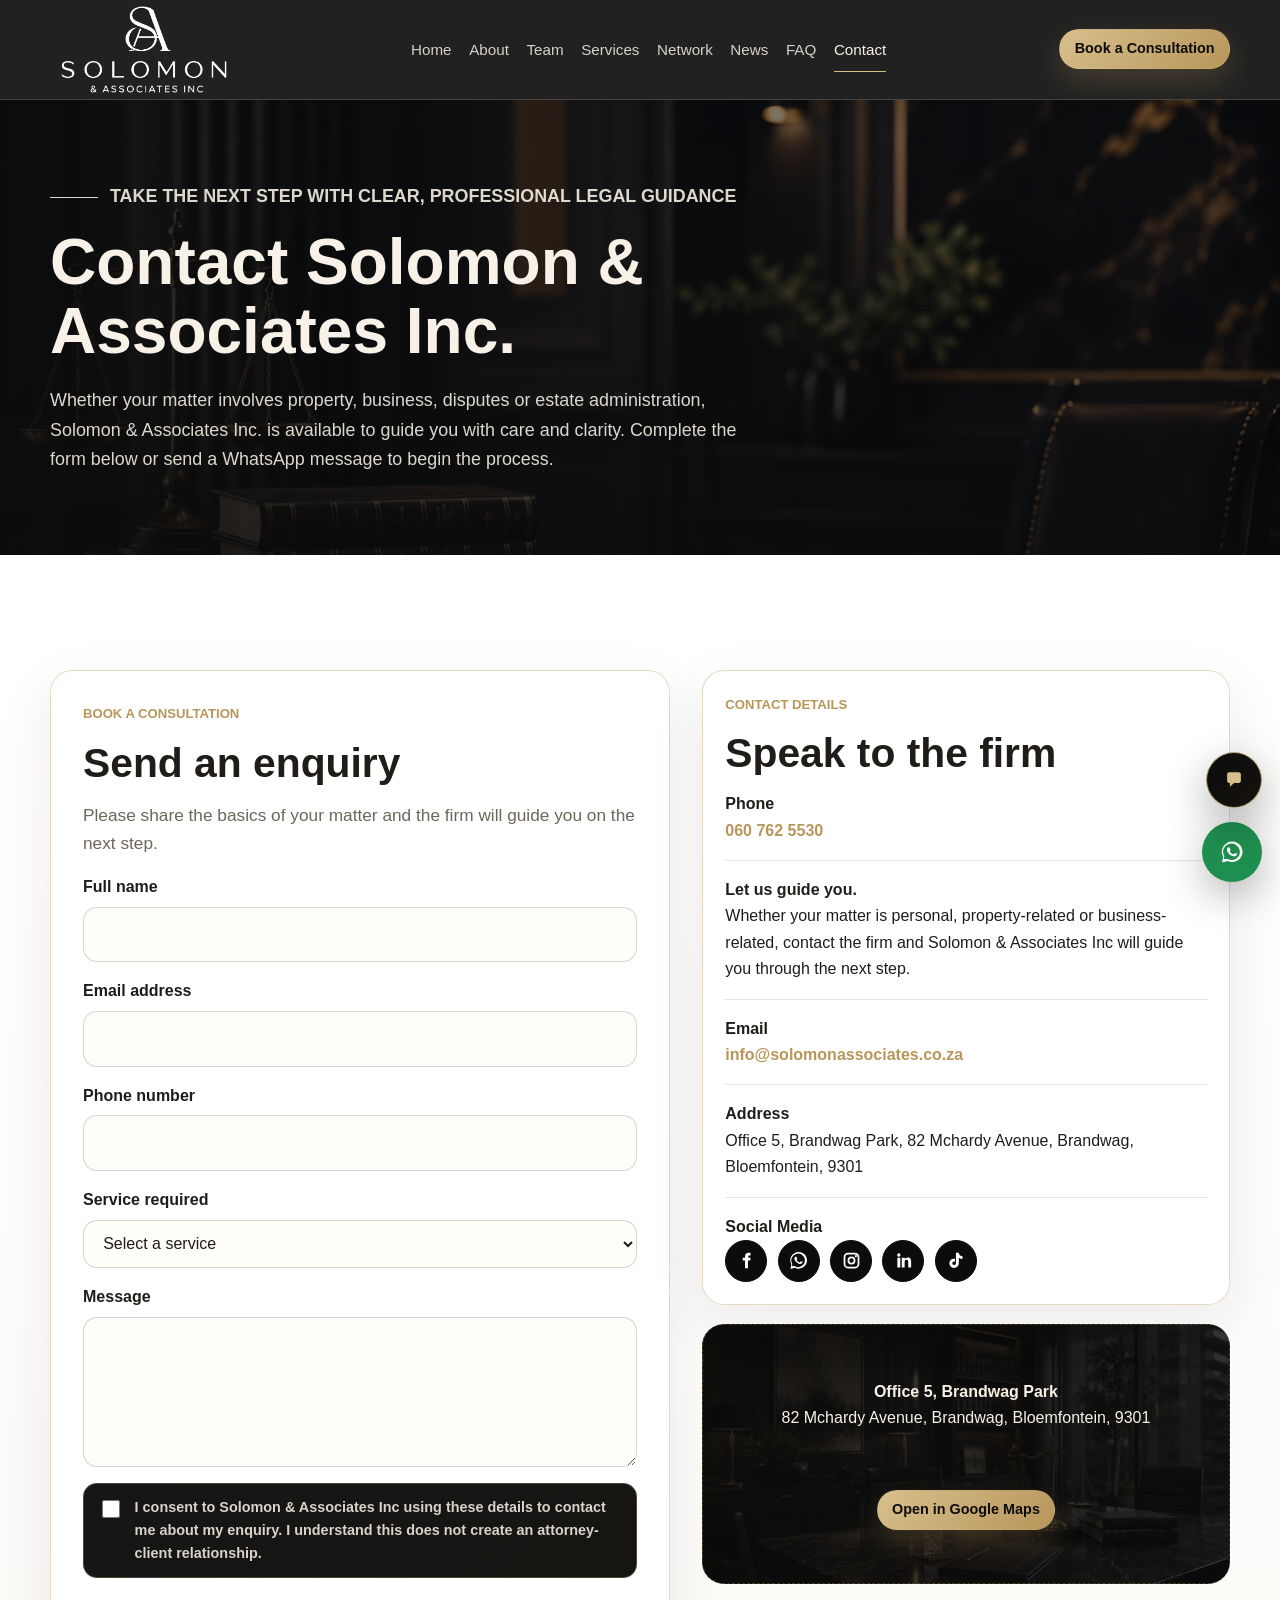
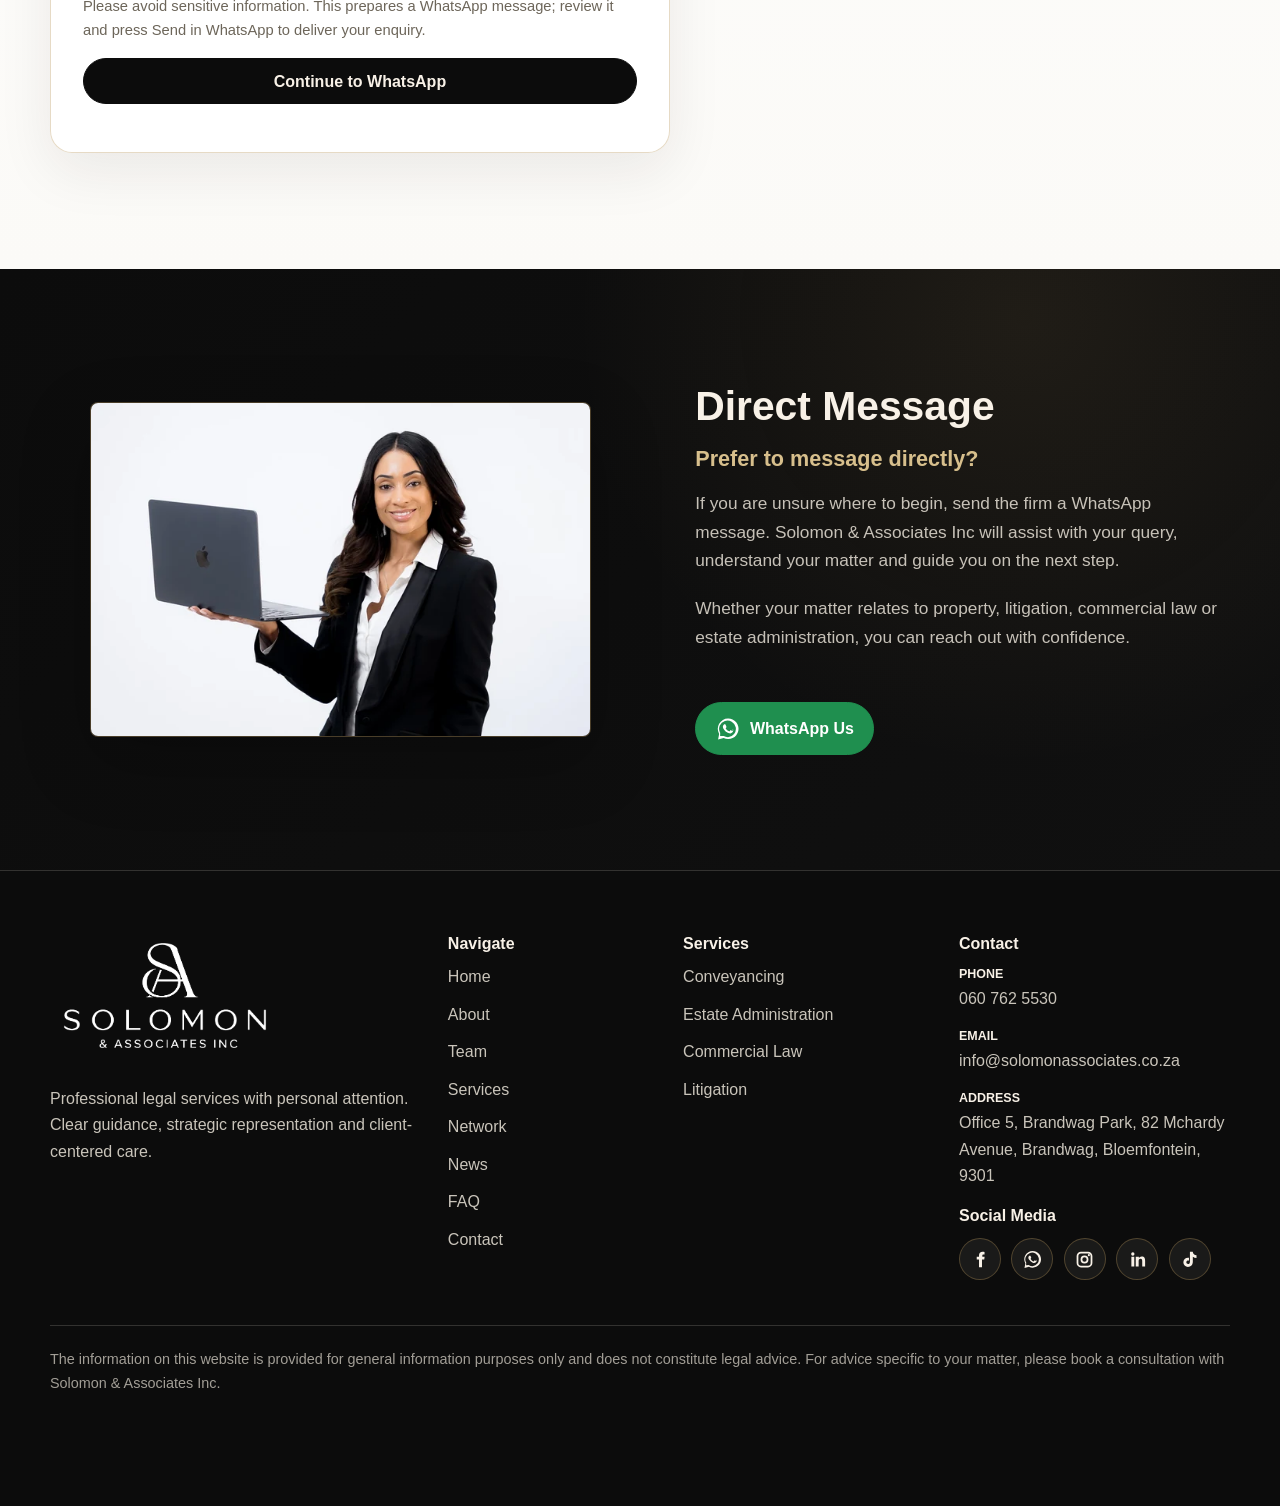
<file: Solomon_Associates_Website_Final/contact.html>
<!doctype html>
<html lang="en-ZA">
<head>
  <meta charset="utf-8">
  <meta name="viewport" content="width=device-width, initial-scale=1">
  <title>Contact Solomon &amp; Associates Inc. | Book a Legal Consultation</title>
  <meta name="description" content="Contact Solomon &amp; Associates Inc. to book a consultation for conveyancing, estate administration, commercial law, litigation or general legal guidance in South Africa.">
  <meta name="robots" content="index, follow">
  <link rel="stylesheet" href="styles.css">
  <script defer src="script.js"></script>
</head>
<body>
  <a class="skip-link" href="#main">Skip to content</a>
  <header class="site-header">
    <div class="container header-inner">
      <a class="brand" href="index.html" aria-label="Solomon & Associates Inc. home">
        <img src="assets/logo-white.png" alt="Solomon & Associates Inc. logo in white">
      </a>
      <nav class="site-nav" id="site-nav" aria-label="Main navigation">
        <a href="index.html">Home</a>
        <a href="about.html">About</a>
        <a href="about.html#team">Team</a>
        <a href="services.html">Services</a>
        <a href="network.html">Network</a>
        <a href="news.html">News</a>
        <a href="faq.html">FAQ</a>
        <a href="contact.html" aria-current="page">Contact</a>
      </nav>
      <div class="header-actions">
        <a class="btn btn-primary btn-small header-cta" href="contact.html">Book a Consultation</a>
        <button class="nav-toggle" type="button" aria-label="Open navigation" aria-expanded="false" aria-controls="site-nav"><span></span></button>
      </div>
    </div>
  </header>

  <main id="main">
    <section class="hero hero-page" style="--hero-image: url('assets/legal-office-one.webp');" aria-labelledby="contact-title">
      <div class="container hero-inner">
        <div class="hero-content">
          <p class="eyebrow">Take the next step with clear, professional legal guidance</p>
          <h1 id="contact-title">Contact Solomon &amp; Associates Inc.</h1>
          <p class="hero-copy">Whether your matter involves property, business, disputes or estate administration, Solomon &amp; Associates Inc. is available to guide you with care and clarity. Complete the form below or send a WhatsApp message to begin the process.</p>
        </div>
      </div>
    </section>

    <section class="section section-cream">
      <div class="container contact-layout">
        <form class="contact-form" action="https://wa.me/27607625530" method="get">
          <div class="section-heading">
            <p class="section-kicker">Book a Consultation</p>
            <h2>Send an enquiry</h2>
            <p class="lead-dark">Please share the basics of your matter and the firm will guide you on the next step.</p>
          </div>

          <div class="form-row">
            <label for="full-name">Full name</label>
            <input id="full-name" name="full-name" type="text" autocomplete="name" required>
          </div>

          <div class="form-row">
            <label for="email">Email address</label>
            <input id="email" name="email" type="email" autocomplete="email" required>
          </div>

          <div class="form-row">
            <label for="phone">Phone number</label>
            <input id="phone" name="phone" type="tel" autocomplete="tel" required>
          </div>

          <div class="form-row">
            <label for="service">Service required</label>
            <select id="service" name="service" required>
              <option value="">Select a service</option>
              <option>Conveyancing</option>
              <option>Estate Administration</option>
              <option>Commercial Law</option>
              <option>Litigation</option>
              <option>Arbitration</option>
              <option>General Enquiry</option>
            </select>
          </div>

          <div class="form-row">
            <label for="message">Message</label>
            <textarea id="message" name="message" required></textarea>
          </div>

          <label class="consent-row"><input type="checkbox" name="consent" required><span>I consent to Solomon &amp; Associates Inc using these details to contact me about my enquiry. I understand this does not create an attorney-client relationship.</span></label>
          <p class="microcopy">Please avoid sensitive information. This prepares a WhatsApp message; review it and press Send in WhatsApp to deliver your enquiry.</p>
          <button class="btn btn-dark" type="submit">Continue to WhatsApp</button>
          <p class="contact-form-status" role="status"></p>
        </form>

        <aside class="stack">
          <article class="card">
            <p class="section-kicker">Contact Details</p>
            <h2>Speak to the firm</h2>
            <ul class="detail-list">
              <li>
                <strong>Phone</strong>
                <a href="tel:+27607625530">060 762 5530</a>
              </li>
              <li>
                <strong>Let us guide you.</strong>
                <div class="contact-hook">
                  <span>Whether your matter is personal, property-related or business-related, contact the firm and Solomon &amp; Associates Inc will guide you through the next step.</span>
                </div>
              </li>
              <li>
                <strong>Email</strong>
                <a href="mailto:info@solomonassociates.co.za">info@solomonassociates.co.za</a>
              </li>
              <li>
                <strong>Address</strong>
                <span>Office 5, Brandwag Park, 82 Mchardy Avenue, Brandwag, Bloemfontein, 9301</span>
              </li>
              <li>
                <strong>Social Media</strong>
                <div class="social-icons contact-social" aria-label="Social media links">
                  <a class="social-icon" href="https://www.facebook.com/solomonassociatesinc" aria-label="Facebook"><svg viewBox="0 0 24 24" aria-hidden="true"><path d="M14.1 8.8V7.2c0-.8.5-1 1-1h1.5V3.4c-.7-.1-1.5-.2-2.3-.2-2.4 0-4 1.4-4 4v1.6H7.7v3.1h2.6v8.9h3.4v-8.9h2.6l.4-3.1h-3Z"/></svg></a>
                  <a class="social-icon" href="https://wa.me/27607625530" aria-label="WhatsApp"><svg viewBox="0 0 32 32" aria-hidden="true"><path d="M16 3.2A12.6 12.6 0 0 0 5.1 22.1L3.8 28.8l6.8-1.8A12.6 12.6 0 1 0 16 3.2Zm0 22.9c-1.9 0-3.7-.5-5.3-1.4l-.4-.2-4 .1.1-3.9-.3-.4A10.3 10.3 0 1 1 16 26.1Zm5.8-7.7c-.3-.2-1.8-.9-2.1-1s-.5-.2-.7.2-.8 1-1 1.2-.4.2-.7.1a8.3 8.3 0 0 1-4.1-3.6c-.3-.5.3-.5.8-1.6.1-.2 0-.4 0-.6s-.7-1.7-1-2.3-.5-.5-.7-.5h-.6c-.2 0-.6.1-.9.4s-1.1 1.1-1.1 2.6 1.1 3 1.3 3.2a12.2 12.2 0 0 0 4.7 4.2c1.7.7 2.3.8 3.1.7 1-.1 2.9-1.2 3.3-2.3.4-1.1.4-2 .3-2.2-.2-.2-.4-.3-.7-.5Z"/></svg></a>
                  <a class="social-icon" href="https://www.instagram.com/solomonassociatesinc" aria-label="Instagram"><svg viewBox="0 0 24 24" aria-hidden="true"><rect x="4" y="4" width="16" height="16" rx="4" fill="none" stroke="currentColor" stroke-width="2"/><circle cx="12" cy="12" r="3.5" fill="none" stroke="currentColor" stroke-width="2"/><circle cx="17" cy="7" r="1.2"/></svg></a>
                  <a class="social-icon" href="https://www.linkedin.com/in/shanay-solomon/" aria-label="LinkedIn"><svg viewBox="0 0 24 24" aria-hidden="true"><path d="M5 8.8h3.3V20H5V8.8Zm1.7-5A1.9 1.9 0 1 1 6.6 7.6a1.9 1.9 0 0 1 .1-3.8ZM10.5 8.8h3.1v1.5h.1c.4-.8 1.5-1.8 3.1-1.8 3.3 0 3.9 2.2 3.9 5V20h-3.3v-5.8c0-1.4 0-3.1-1.9-3.1s-2.2 1.5-2.2 3V20h-3.3V8.8Z"/></svg></a>
                  <a class="social-icon" href="https://www.tiktok.com/@solomonassociatesinc" aria-label="TikTok"><svg viewBox="0 0 24 24" aria-hidden="true"><path d="M15.7 3c.4 2.4 1.8 3.9 4.3 4.1v3.2a7.1 7.1 0 0 1-4.2-1.4v5.8c0 3.5-2.2 5.9-5.6 5.9A5.3 5.3 0 0 1 5 15.2c0-3.4 2.8-5.8 6.4-5.2v3.4c-1.6-.5-3 .3-3 1.8 0 1.2.9 2 2 2 1.3 0 2.1-.8 2.1-2.6V3h3.2Z"/></svg></a>
                </div>
              </li>
            </ul>
          </article>
          <div class="map-placeholder">
            <p><strong>Office 5, Brandwag Park</strong><br>82 Mchardy Avenue, Brandwag, Bloemfontein, 9301</p>
            <a class="btn btn-primary btn-small" href="https://www.google.com/maps/search/?api=1&query=Office%205%2C%20Brandwag%20Park%2C%2082%20Mchardy%20Avenue%2C%20Brandwag%2C%20Bloemfontein%2C%209301">Open in Google Maps</a>
          </div>
        </aside>
      </div>
    </section>

    <section class="section section-charcoal">
      <div class="container split">
        <figure class="media-frame">
          <img class="photo-work" src="assets/ED-1409.webp" srcset="assets/ED-1409-640.webp 640w, assets/ED-1409.webp 1440w" sizes="(max-width: 900px) calc(100vw - 40px), 560px" width="1440" height="960" alt="Shanay Solomon providing digital legal enquiry support" loading="lazy" decoding="async">
        </figure>
        <div class="stack">
          <h2>Direct Message</h2>
          <h3 class="section-subheading">Prefer to message directly?</h3>
          <p class="lead-dark">If you are unsure where to begin, send the firm a WhatsApp message. Solomon &amp; Associates Inc will assist with your query, understand your matter and guide you on the next step.</p>
          <p class="lead-dark">Whether your matter relates to property, litigation, commercial law or estate administration, you can reach out with confidence.</p>
          <div class="section-actions">
            <a class="btn btn-whatsapp" href="https://wa.me/27607625530"><svg viewBox="0 0 32 32" aria-hidden="true"><path d="M16 3.2A12.6 12.6 0 0 0 5.1 22.1L3.8 28.8l6.8-1.8A12.6 12.6 0 1 0 16 3.2Zm0 22.9c-1.9 0-3.7-.5-5.3-1.4l-.4-.2-4 .1.1-3.9-.3-.4A10.3 10.3 0 1 1 16 26.1Zm5.8-7.7c-.3-.2-1.8-.9-2.1-1s-.5-.2-.7.2-.8 1-1 1.2-.4.2-.7.1a8.3 8.3 0 0 1-4.1-3.6c-.3-.5.3-.5.8-1.6.1-.2 0-.4 0-.6s-.7-1.7-1-2.3-.5-.5-.7-.5h-.6c-.2 0-.6.1-.9.4s-1.1 1.1-1.1 2.6 1.1 3 1.3 3.2a12.2 12.2 0 0 0 4.7 4.2c1.7.7 2.3.8 3.1.7 1-.1 2.9-1.2 3.3-2.3.4-1.1.4-2 .3-2.2-.2-.2-.4-.3-.7-.5Z"/></svg><span>WhatsApp Us</span></a>
          </div>
        </div>
      </div>
    </section>
  </main>

  <footer class="site-footer">
    <div class="container footer-grid">
      <div class="footer-column">
        <img class="footer-logo" src="assets/logo-white.png" alt="Solomon & Associates Inc. logo in white">
        <p>Professional legal services with personal attention. Clear guidance, strategic representation and client-centered care.</p>
      </div>
      <div class="footer-column">
        <h2>Navigate</h2>
        <a href="index.html">Home</a>
        <a href="about.html">About</a>
        <a href="about.html#team">Team</a>
        <a href="services.html">Services</a>
        <a href="network.html">Network</a>
        <a href="news.html">News</a>
        <a href="faq.html">FAQ</a>
        <a href="contact.html">Contact</a>
      </div>
      <div class="footer-column">
        <h2>Services</h2>
        <a href="services.html#conveyancing">Conveyancing</a>
        <a href="services.html#estate-administration">Estate Administration</a>
        <a href="services.html#commercial-law">Commercial Law</a>
        <a href="services.html#litigation">Litigation</a>
      </div>
      <div class="footer-column">
        <h2>Contact</h2>
        <div class="footer-contact-list">
          <div class="footer-contact-item">
            <strong>Phone</strong>
            <a href="tel:+27607625530">060 762 5530</a>
          </div>
          <div class="footer-contact-item">
            <strong>Email</strong>
            <a href="mailto:info@solomonassociates.co.za">info@solomonassociates.co.za</a>
          </div>
          <div class="footer-contact-item">
            <strong>Address</strong>
            <span>Office 5, Brandwag Park, 82 Mchardy Avenue, Brandwag, Bloemfontein, 9301</span>
          </div>
        </div>
        <div class="footer-social">
          <h3>Social Media</h3>
          <div class="social-icons" aria-label="Social media links">
            <a class="social-icon" href="https://www.facebook.com/solomonassociatesinc" aria-label="Facebook"><svg viewBox="0 0 24 24" aria-hidden="true"><path d="M14.1 8.8V7.2c0-.8.5-1 1-1h1.5V3.4c-.7-.1-1.5-.2-2.3-.2-2.4 0-4 1.4-4 4v1.6H7.7v3.1h2.6v8.9h3.4v-8.9h2.6l.4-3.1h-3Z"/></svg></a>
            <a class="social-icon" href="https://wa.me/27607625530" aria-label="WhatsApp"><svg viewBox="0 0 32 32" aria-hidden="true"><path d="M16 3.2A12.6 12.6 0 0 0 5.1 22.1L3.8 28.8l6.8-1.8A12.6 12.6 0 1 0 16 3.2Zm0 22.9c-1.9 0-3.7-.5-5.3-1.4l-.4-.2-4 .1.1-3.9-.3-.4A10.3 10.3 0 1 1 16 26.1Zm5.8-7.7c-.3-.2-1.8-.9-2.1-1s-.5-.2-.7.2-.8 1-1 1.2-.4.2-.7.1a8.3 8.3 0 0 1-4.1-3.6c-.3-.5.3-.5.8-1.6.1-.2 0-.4 0-.6s-.7-1.7-1-2.3-.5-.5-.7-.5h-.6c-.2 0-.6.1-.9.4s-1.1 1.1-1.1 2.6 1.1 3 1.3 3.2a12.2 12.2 0 0 0 4.7 4.2c1.7.7 2.3.8 3.1.7 1-.1 2.9-1.2 3.3-2.3.4-1.1.4-2 .3-2.2-.2-.2-.4-.3-.7-.5Z"/></svg></a>
            <a class="social-icon" href="https://www.instagram.com/solomonassociatesinc" aria-label="Instagram"><svg viewBox="0 0 24 24" aria-hidden="true"><rect x="4" y="4" width="16" height="16" rx="4" fill="none" stroke="currentColor" stroke-width="2"/><circle cx="12" cy="12" r="3.5" fill="none" stroke="currentColor" stroke-width="2"/><circle cx="17" cy="7" r="1.2"/></svg></a>
            <a class="social-icon" href="https://www.linkedin.com/in/shanay-solomon/" aria-label="LinkedIn"><svg viewBox="0 0 24 24" aria-hidden="true"><path d="M5 8.8h3.3V20H5V8.8Zm1.7-5A1.9 1.9 0 1 1 6.6 7.6a1.9 1.9 0 0 1 .1-3.8ZM10.5 8.8h3.1v1.5h.1c.4-.8 1.5-1.8 3.1-1.8 3.3 0 3.9 2.2 3.9 5V20h-3.3v-5.8c0-1.4 0-3.1-1.9-3.1s-2.2 1.5-2.2 3V20h-3.3V8.8Z"/></svg></a>
            <a class="social-icon" href="https://www.tiktok.com/@solomonassociatesinc" aria-label="TikTok"><svg viewBox="0 0 24 24" aria-hidden="true"><path d="M15.7 3c.4 2.4 1.8 3.9 4.3 4.1v3.2a7.1 7.1 0 0 1-4.2-1.4v5.8c0 3.5-2.2 5.9-5.6 5.9A5.3 5.3 0 0 1 5 15.2c0-3.4 2.8-5.8 6.4-5.2v3.4c-1.6-.5-3 .3-3 1.8 0 1.2.9 2 2 2 1.3 0 2.1-.8 2.1-2.6V3h3.2Z"/></svg></a>
          </div>
        </div>
      </div>
    </div>
    <div class="container disclaimer">
      <p>The information on this website is provided for general information purposes only and does not constitute legal advice. For advice specific to your matter, please book a consultation with Solomon &amp; Associates Inc.</p>
    </div>
  </footer>

  <a class="whatsapp-float" href="https://wa.me/27607625530" aria-label="WhatsApp Solomon & Associates Inc."><svg viewBox="0 0 32 32" aria-hidden="true"><path d="M16 3.2A12.6 12.6 0 0 0 5.1 22.1L3.8 28.8l6.8-1.8A12.6 12.6 0 1 0 16 3.2Zm0 22.9c-1.9 0-3.7-.5-5.3-1.4l-.4-.2-4 .1.1-3.9-.3-.4A10.3 10.3 0 1 1 16 26.1Zm5.8-7.7c-.3-.2-1.8-.9-2.1-1s-.5-.2-.7.2-.8 1-1 1.2-.4.2-.7.1a8.3 8.3 0 0 1-4.1-3.6c-.3-.5.3-.5.8-1.6.1-.2 0-.4 0-.6s-.7-1.7-1-2.3-.5-.5-.7-.5h-.6c-.2 0-.6.1-.9.4s-1.1 1.1-1.1 2.6 1.1 3 1.3 3.2a12.2 12.2 0 0 0 4.7 4.2c1.7.7 2.3.8 3.1.7 1-.1 2.9-1.2 3.3-2.3.4-1.1.4-2 .3-2.2-.2-.2-.4-.3-.7-.5Z"/></svg><span>WhatsApp Solomon & Associates Inc.</span></a>
</body>
</html>
</file>
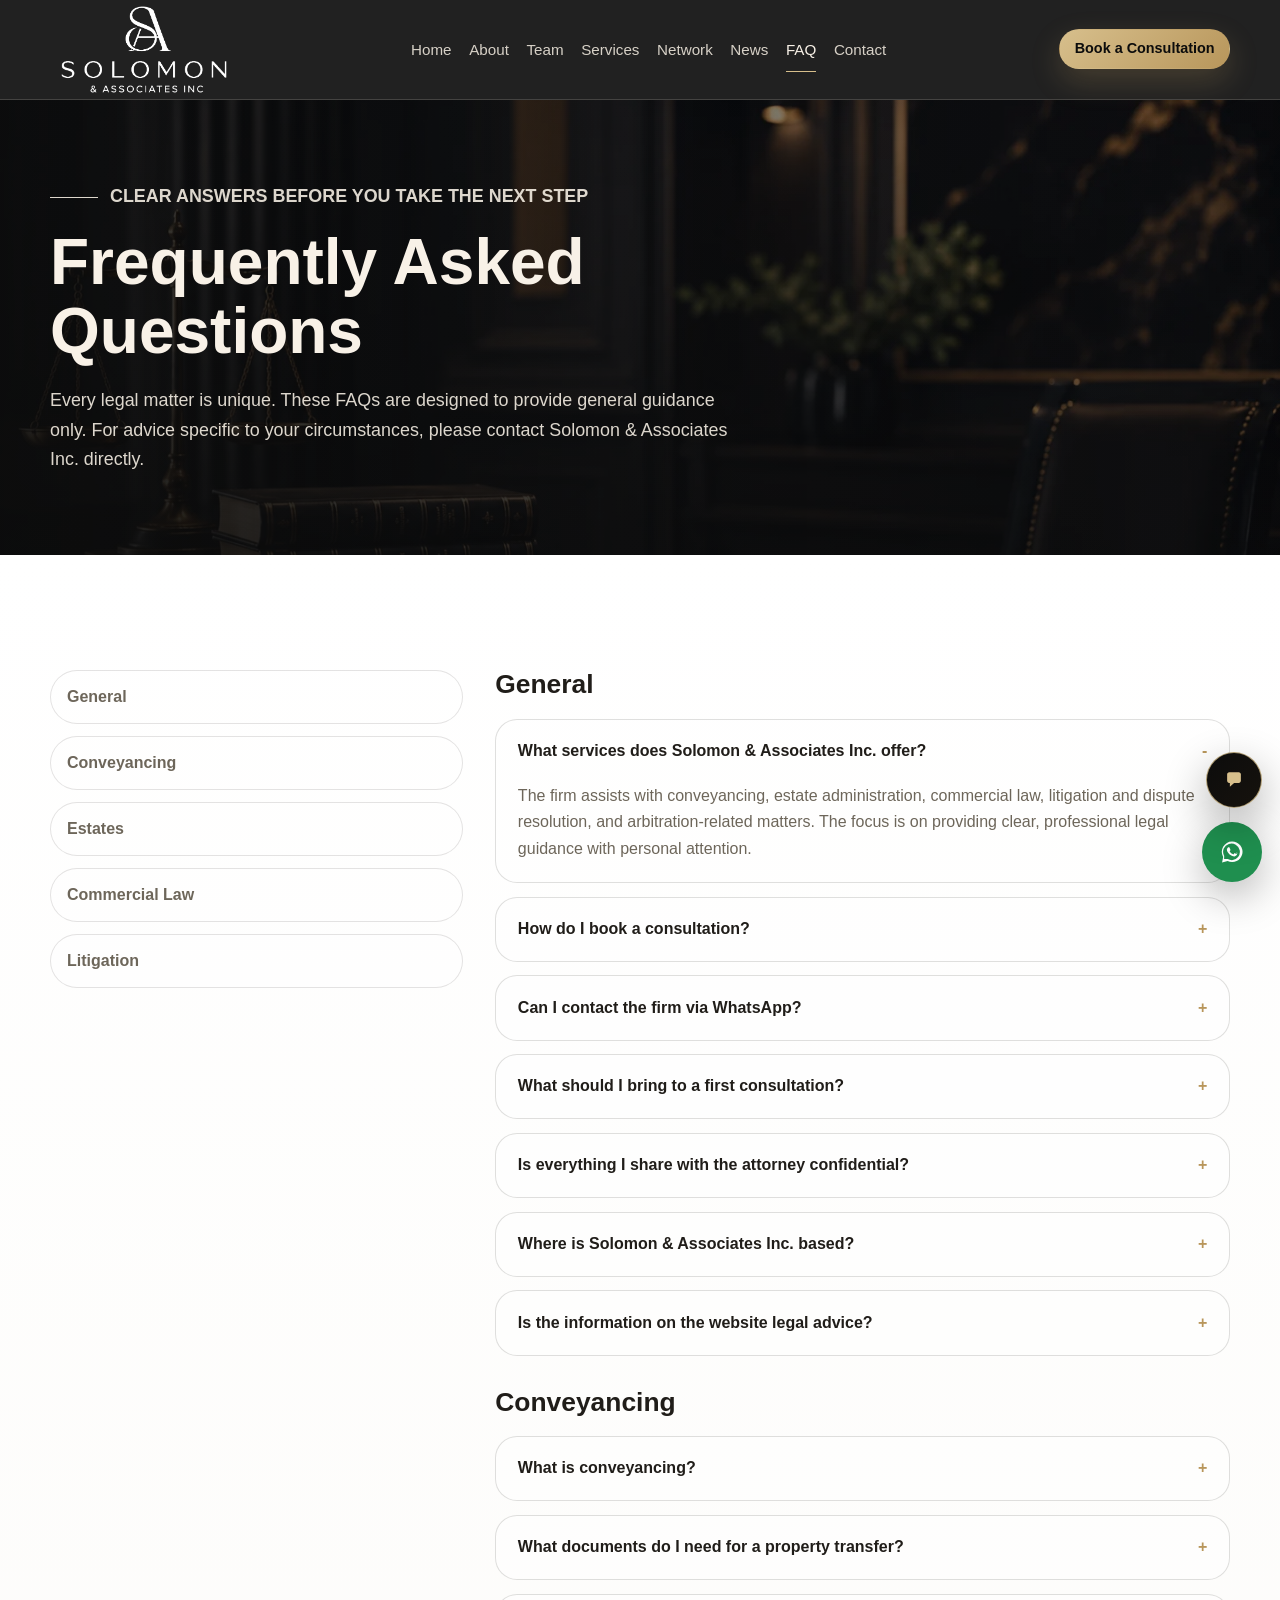
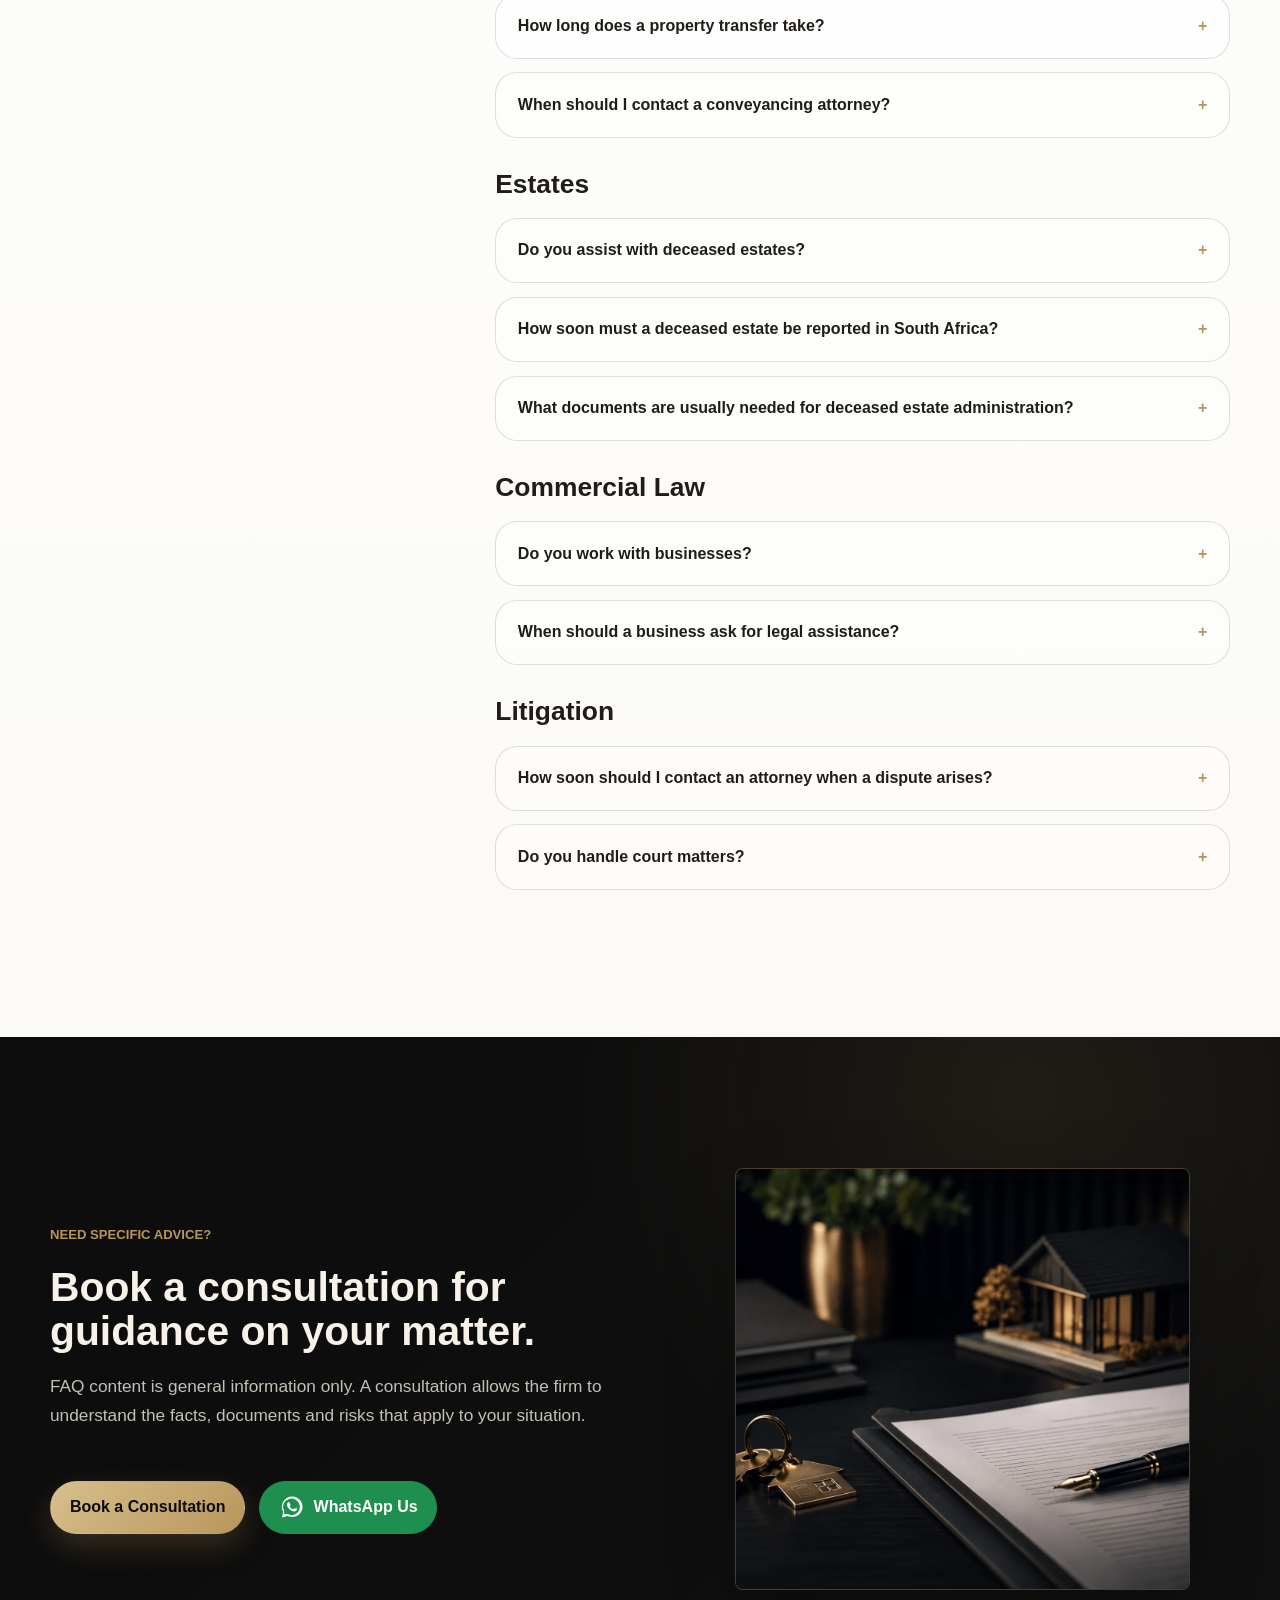
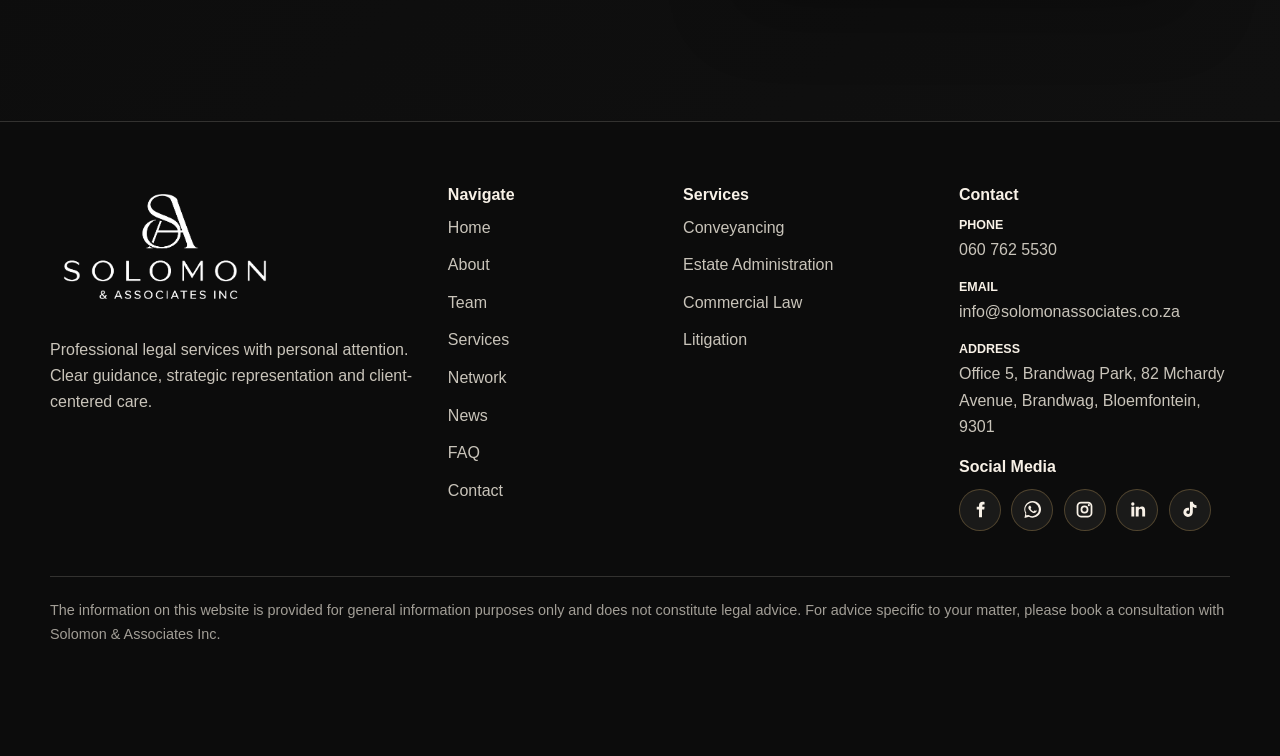
<file: Solomon_Associates_Website_Final/faq.html>
<!doctype html>
<html lang="en-ZA">
<head>
  <meta charset="utf-8">
  <meta name="viewport" content="width=device-width, initial-scale=1">
  <title>Frequently Asked Questions | Solomon &amp; Associates Inc.</title>
  <meta name="description" content="Find answers to common questions about consultations, conveyancing, litigation, commercial law and estate administration at Solomon &amp; Associates Inc.">
  <meta name="robots" content="index, follow">
  <link rel="stylesheet" href="styles.css">
  <script defer src="script.js"></script>
</head>
<body>
  <a class="skip-link" href="#main">Skip to content</a>
  <header class="site-header">
    <div class="container header-inner">
      <a class="brand" href="index.html" aria-label="Solomon & Associates Inc. home">
        <img src="assets/logo-white.png" alt="Solomon & Associates Inc. logo in white">
      </a>
      <nav class="site-nav" id="site-nav" aria-label="Main navigation">
        <a href="index.html">Home</a>
        <a href="about.html">About</a>
        <a href="about.html#team">Team</a>
        <a href="services.html">Services</a>
        <a href="network.html">Network</a>
        <a href="news.html">News</a>
        <a href="faq.html" aria-current="page">FAQ</a>
        <a href="contact.html">Contact</a>
      </nav>
      <div class="header-actions">
        <a class="btn btn-primary btn-small header-cta" href="contact.html">Book a Consultation</a>
        <button class="nav-toggle" type="button" aria-label="Open navigation" aria-expanded="false" aria-controls="site-nav"><span></span></button>
      </div>
    </div>
  </header>

  <main id="main">
    <section class="hero hero-page" style="--hero-image: url('assets/legal-office-one.webp');" aria-labelledby="faq-title">
      <div class="container hero-inner">
        <div class="hero-content">
          <p class="eyebrow">Clear answers before you take the next step</p>
          <h1 id="faq-title">Frequently Asked Questions</h1>
          <p class="hero-copy">Every legal matter is unique. These FAQs are designed to provide general guidance only. For advice specific to your circumstances, please contact Solomon &amp; Associates Inc. directly.</p>
        </div>
      </div>
    </section>

    <section class="section section-cream">
      <div class="container faq-layout">
        <aside class="faq-nav" aria-label="FAQ categories">
          <a href="#general">General</a>
          <a href="#conveyancing">Conveyancing</a>
          <a href="#estates">Estates</a>
          <a href="#commercial-law">Commercial Law</a>
          <a href="#litigation">Litigation</a>
        </aside>

        <div>
          <section class="faq-section" id="general" aria-labelledby="general-title">
            <h2 id="general-title">General</h2>
            <details class="faq-item" open>
              <summary>What services does Solomon &amp; Associates Inc. offer?</summary>
              <p>The firm assists with conveyancing, estate administration, commercial law, litigation and dispute resolution, and arbitration-related matters. The focus is on providing clear, professional legal guidance with personal attention.</p>
            </details>
            <details class="faq-item">
              <summary>How do I book a consultation?</summary>
              <p>You can book a consultation by completing the contact form, sending a WhatsApp message or contacting the firm directly. Include your name, contact details, the type of service you need and a short summary of your matter.</p>
            </details>
            <details class="faq-item">
              <summary>Can I contact the firm via WhatsApp?</summary>
              <p>Yes. Visitors can contact the firm via WhatsApp using the website button linked to 060 762 5530.</p>
            </details>
            <details class="faq-item">
              <summary>What should I bring to a first consultation?</summary>
              <p>Bring any documents, contracts, correspondence, court papers, property documents or estate documents connected to your matter. If you are unsure, send a short summary first and the firm can guide you on what may be needed.</p>
            </details>
            <details class="faq-item">
              <summary>Is everything I share with the attorney confidential?</summary>
              <p>Legal consultations are handled professionally and with respect for confidentiality. Clients should discuss any specific confidentiality concerns directly with the attorney during consultation.</p>
            </details>
            <details class="faq-item">
              <summary>Where is Solomon &amp; Associates Inc. based?</summary>
              <p>Solomon &amp; Associates Inc. is based at Office 5, Brandwag Park, 82 Mchardy Avenue, Brandwag, Bloemfontein, 9301.</p>
            </details>
            <details class="faq-item">
              <summary>Is the information on the website legal advice?</summary>
              <p>No. The website information is general only and does not replace advice from an attorney. Visitors should book a consultation for advice based on their specific matter.</p>
            </details>
          </section>

          <section class="faq-section" id="conveyancing" aria-labelledby="conveyancing-title">
            <h2 id="conveyancing-title">Conveyancing</h2>
            <details class="faq-item">
              <summary>What is conveyancing?</summary>
              <p>Conveyancing is the legal process involved in transferring ownership of immovable property. A conveyancer assists with the legal documents, communication with relevant parties and registration-related steps.</p>
            </details>
            <details class="faq-item">
              <summary>What documents do I need for a property transfer?</summary>
              <p>The required documents depend on the transaction. Common documents may include identity documents, the signed sale agreement, bond details, rates clearance information, FICA documents and any supporting property documents requested by the conveyancer.</p>
            </details>
            <details class="faq-item">
              <summary>How long does a property transfer take?</summary>
              <p>The timeline depends on the transaction, bond approval, municipal clearance, Deeds Office processes and whether all parties provide the required documents timeously. The firm should explain the expected process and keep clients updated as the matter progresses.</p>
            </details>
            <details class="faq-item">
              <summary>When should I contact a conveyancing attorney?</summary>
              <p>It is best to contact a conveyancing attorney as early as possible, especially once a property transaction is being negotiated or an offer to purchase is signed. Early guidance can help avoid delays and misunderstanding.</p>
            </details>
          </section>

          <section class="faq-section" id="estates" aria-labelledby="estates-title">
            <h2 id="estates-title">Estates</h2>
            <details class="faq-item">
              <summary>Do you assist with deceased estates?</summary>
              <p>Yes. The firm provides guidance with reporting deceased estates, applications to the Master of the High Court, estate documentation, asset collection and distribution steps, and the administration process from start to finish.</p>
            </details>
            <details class="faq-item">
              <summary>How soon must a deceased estate be reported in South Africa?</summary>
              <p>In South Africa, deceased estates are generally reported to the Master of the High Court within 14 days of the date of death. Clients should seek guidance early because the required documents and process can differ depending on the circumstances.</p>
            </details>
            <details class="faq-item">
              <summary>What documents are usually needed for deceased estate administration?</summary>
              <p>Common documents may include the death certificate, identity documents, the will if one exists, marriage certificate or marital status information, asset and liability details, bank information and any documents requested by the Master of the High Court.</p>
            </details>
          </section>

          <section class="faq-section" id="commercial-law" aria-labelledby="commercial-title">
            <h2 id="commercial-title">Commercial Law</h2>
            <details class="faq-item">
              <summary>Do you work with businesses?</summary>
              <p>Yes. The firm assists businesses with drafting and reviewing contracts, business agreements, commercial documentation, legal guidance for business structuring and governance, commercial disputes and general legal support.</p>
            </details>
            <details class="faq-item">
              <summary>When should a business ask for legal assistance?</summary>
              <p>Businesses should seek legal guidance before signing important agreements, when structuring new relationships, when facing a dispute, or when decisions may create legal or financial risk. Early legal input can prevent costly problems later.</p>
            </details>
          </section>

          <section class="faq-section" id="litigation" aria-labelledby="litigation-title">
            <h2 id="litigation-title">Litigation</h2>
            <details class="faq-item">
              <summary>How soon should I contact an attorney when a dispute arises?</summary>
              <p>Contact an attorney as early as possible. Early advice can help you understand your options, preserve important documents, avoid unnecessary escalation and choose the most practical strategy.</p>
            </details>
            <details class="faq-item">
              <summary>Do you handle court matters?</summary>
              <p>The firm assists with litigation and dispute resolution. The focus is on clear advice, strategic representation and protecting the client's rights and interests, without promising outcomes.</p>
            </details>
          </section>
        </div>
      </div>
    </section>

    <section class="section section-charcoal">
      <div class="container split">
        <div class="stack">
          <p class="section-kicker">Need Specific Advice?</p>
          <h2>Book a consultation for guidance on your matter.</h2>
          <p class="lead-dark">FAQ content is general information only. A consultation allows the firm to understand the facts, documents and risks that apply to your situation.</p>
          <div class="section-actions">
            <a class="btn btn-primary" href="contact.html">Book a Consultation</a>
            <a class="btn btn-whatsapp" href="https://wa.me/27607625530"><svg viewBox="0 0 32 32" aria-hidden="true"><path d="M16 3.2A12.6 12.6 0 0 0 5.1 22.1L3.8 28.8l6.8-1.8A12.6 12.6 0 1 0 16 3.2Zm0 22.9c-1.9 0-3.7-.5-5.3-1.4l-.4-.2-4 .1.1-3.9-.3-.4A10.3 10.3 0 1 1 16 26.1Zm5.8-7.7c-.3-.2-1.8-.9-2.1-1s-.5-.2-.7.2-.8 1-1 1.2-.4.2-.7.1a8.3 8.3 0 0 1-4.1-3.6c-.3-.5.3-.5.8-1.6.1-.2 0-.4 0-.6s-.7-1.7-1-2.3-.5-.5-.7-.5h-.6c-.2 0-.6.1-.9.4s-1.1 1.1-1.1 2.6 1.1 3 1.3 3.2a12.2 12.2 0 0 0 4.7 4.2c1.7.7 2.3.8 3.1.7 1-.1 2.9-1.2 3.3-2.3.4-1.1.4-2 .3-2.2-.2-.2-.4-.3-.7-.5Z"/></svg><span>WhatsApp Us</span></a>
          </div>
        </div>
        <figure class="media-frame">
          <img src="assets/property-law-desk.webp" alt="Property keys and legal documents used for client guidance" loading="lazy">
        </figure>
      </div>
    </section>
  </main>

  <footer class="site-footer">
    <div class="container footer-grid">
      <div class="footer-column">
        <img class="footer-logo" src="assets/logo-white.png" alt="Solomon & Associates Inc. logo in white">
        <p>Professional legal services with personal attention. Clear guidance, strategic representation and client-centered care.</p>
      </div>
      <div class="footer-column">
        <h2>Navigate</h2>
        <a href="index.html">Home</a>
        <a href="about.html">About</a>
        <a href="about.html#team">Team</a>
        <a href="services.html">Services</a>
        <a href="network.html">Network</a>
        <a href="news.html">News</a>
        <a href="faq.html">FAQ</a>
        <a href="contact.html">Contact</a>
      </div>
      <div class="footer-column">
        <h2>Services</h2>
        <a href="services.html#conveyancing">Conveyancing</a>
        <a href="services.html#estate-administration">Estate Administration</a>
        <a href="services.html#commercial-law">Commercial Law</a>
        <a href="services.html#litigation">Litigation</a>
      </div>
      <div class="footer-column">
        <h2>Contact</h2>
        <div class="footer-contact-list">
          <div class="footer-contact-item">
            <strong>Phone</strong>
            <a href="tel:+27607625530">060 762 5530</a>
          </div>
          <div class="footer-contact-item">
            <strong>Email</strong>
            <a href="mailto:info@solomonassociates.co.za">info@solomonassociates.co.za</a>
          </div>
          <div class="footer-contact-item">
            <strong>Address</strong>
            <span>Office 5, Brandwag Park, 82 Mchardy Avenue, Brandwag, Bloemfontein, 9301</span>
          </div>
        </div>
        <div class="footer-social">
          <h3>Social Media</h3>
          <div class="social-icons" aria-label="Social media links">
            <a class="social-icon" href="https://www.facebook.com/solomonassociatesinc" aria-label="Facebook"><svg viewBox="0 0 24 24" aria-hidden="true"><path d="M14.1 8.8V7.2c0-.8.5-1 1-1h1.5V3.4c-.7-.1-1.5-.2-2.3-.2-2.4 0-4 1.4-4 4v1.6H7.7v3.1h2.6v8.9h3.4v-8.9h2.6l.4-3.1h-3Z"/></svg></a>
            <a class="social-icon" href="https://wa.me/27607625530" aria-label="WhatsApp"><svg viewBox="0 0 32 32" aria-hidden="true"><path d="M16 3.2A12.6 12.6 0 0 0 5.1 22.1L3.8 28.8l6.8-1.8A12.6 12.6 0 1 0 16 3.2Zm0 22.9c-1.9 0-3.7-.5-5.3-1.4l-.4-.2-4 .1.1-3.9-.3-.4A10.3 10.3 0 1 1 16 26.1Zm5.8-7.7c-.3-.2-1.8-.9-2.1-1s-.5-.2-.7.2-.8 1-1 1.2-.4.2-.7.1a8.3 8.3 0 0 1-4.1-3.6c-.3-.5.3-.5.8-1.6.1-.2 0-.4 0-.6s-.7-1.7-1-2.3-.5-.5-.7-.5h-.6c-.2 0-.6.1-.9.4s-1.1 1.1-1.1 2.6 1.1 3 1.3 3.2a12.2 12.2 0 0 0 4.7 4.2c1.7.7 2.3.8 3.1.7 1-.1 2.9-1.2 3.3-2.3.4-1.1.4-2 .3-2.2-.2-.2-.4-.3-.7-.5Z"/></svg></a>
            <a class="social-icon" href="https://www.instagram.com/solomonassociatesinc" aria-label="Instagram"><svg viewBox="0 0 24 24" aria-hidden="true"><rect x="4" y="4" width="16" height="16" rx="4" fill="none" stroke="currentColor" stroke-width="2"/><circle cx="12" cy="12" r="3.5" fill="none" stroke="currentColor" stroke-width="2"/><circle cx="17" cy="7" r="1.2"/></svg></a>
            <a class="social-icon" href="https://www.linkedin.com/in/shanay-solomon/" aria-label="LinkedIn"><svg viewBox="0 0 24 24" aria-hidden="true"><path d="M5 8.8h3.3V20H5V8.8Zm1.7-5A1.9 1.9 0 1 1 6.6 7.6a1.9 1.9 0 0 1 .1-3.8ZM10.5 8.8h3.1v1.5h.1c.4-.8 1.5-1.8 3.1-1.8 3.3 0 3.9 2.2 3.9 5V20h-3.3v-5.8c0-1.4 0-3.1-1.9-3.1s-2.2 1.5-2.2 3V20h-3.3V8.8Z"/></svg></a>
            <a class="social-icon" href="https://www.tiktok.com/@solomonassociatesinc" aria-label="TikTok"><svg viewBox="0 0 24 24" aria-hidden="true"><path d="M15.7 3c.4 2.4 1.8 3.9 4.3 4.1v3.2a7.1 7.1 0 0 1-4.2-1.4v5.8c0 3.5-2.2 5.9-5.6 5.9A5.3 5.3 0 0 1 5 15.2c0-3.4 2.8-5.8 6.4-5.2v3.4c-1.6-.5-3 .3-3 1.8 0 1.2.9 2 2 2 1.3 0 2.1-.8 2.1-2.6V3h3.2Z"/></svg></a>
          </div>
        </div>
      </div>
    </div>
    <div class="container disclaimer">
      <p>The information on this website is provided for general information purposes only and does not constitute legal advice. For advice specific to your matter, please book a consultation with Solomon &amp; Associates Inc.</p>
    </div>
  </footer>

  <a class="whatsapp-float" href="https://wa.me/27607625530" aria-label="WhatsApp Solomon & Associates Inc."><svg viewBox="0 0 32 32" aria-hidden="true"><path d="M16 3.2A12.6 12.6 0 0 0 5.1 22.1L3.8 28.8l6.8-1.8A12.6 12.6 0 1 0 16 3.2Zm0 22.9c-1.9 0-3.7-.5-5.3-1.4l-.4-.2-4 .1.1-3.9-.3-.4A10.3 10.3 0 1 1 16 26.1Zm5.8-7.7c-.3-.2-1.8-.9-2.1-1s-.5-.2-.7.2-.8 1-1 1.2-.4.2-.7.1a8.3 8.3 0 0 1-4.1-3.6c-.3-.5.3-.5.8-1.6.1-.2 0-.4 0-.6s-.7-1.7-1-2.3-.5-.5-.7-.5h-.6c-.2 0-.6.1-.9.4s-1.1 1.1-1.1 2.6 1.1 3 1.3 3.2a12.2 12.2 0 0 0 4.7 4.2c1.7.7 2.3.8 3.1.7 1-.1 2.9-1.2 3.3-2.3.4-1.1.4-2 .3-2.2-.2-.2-.4-.3-.7-.5Z"/></svg><span>WhatsApp Solomon & Associates Inc.</span></a>
</body>
</html>
</file>
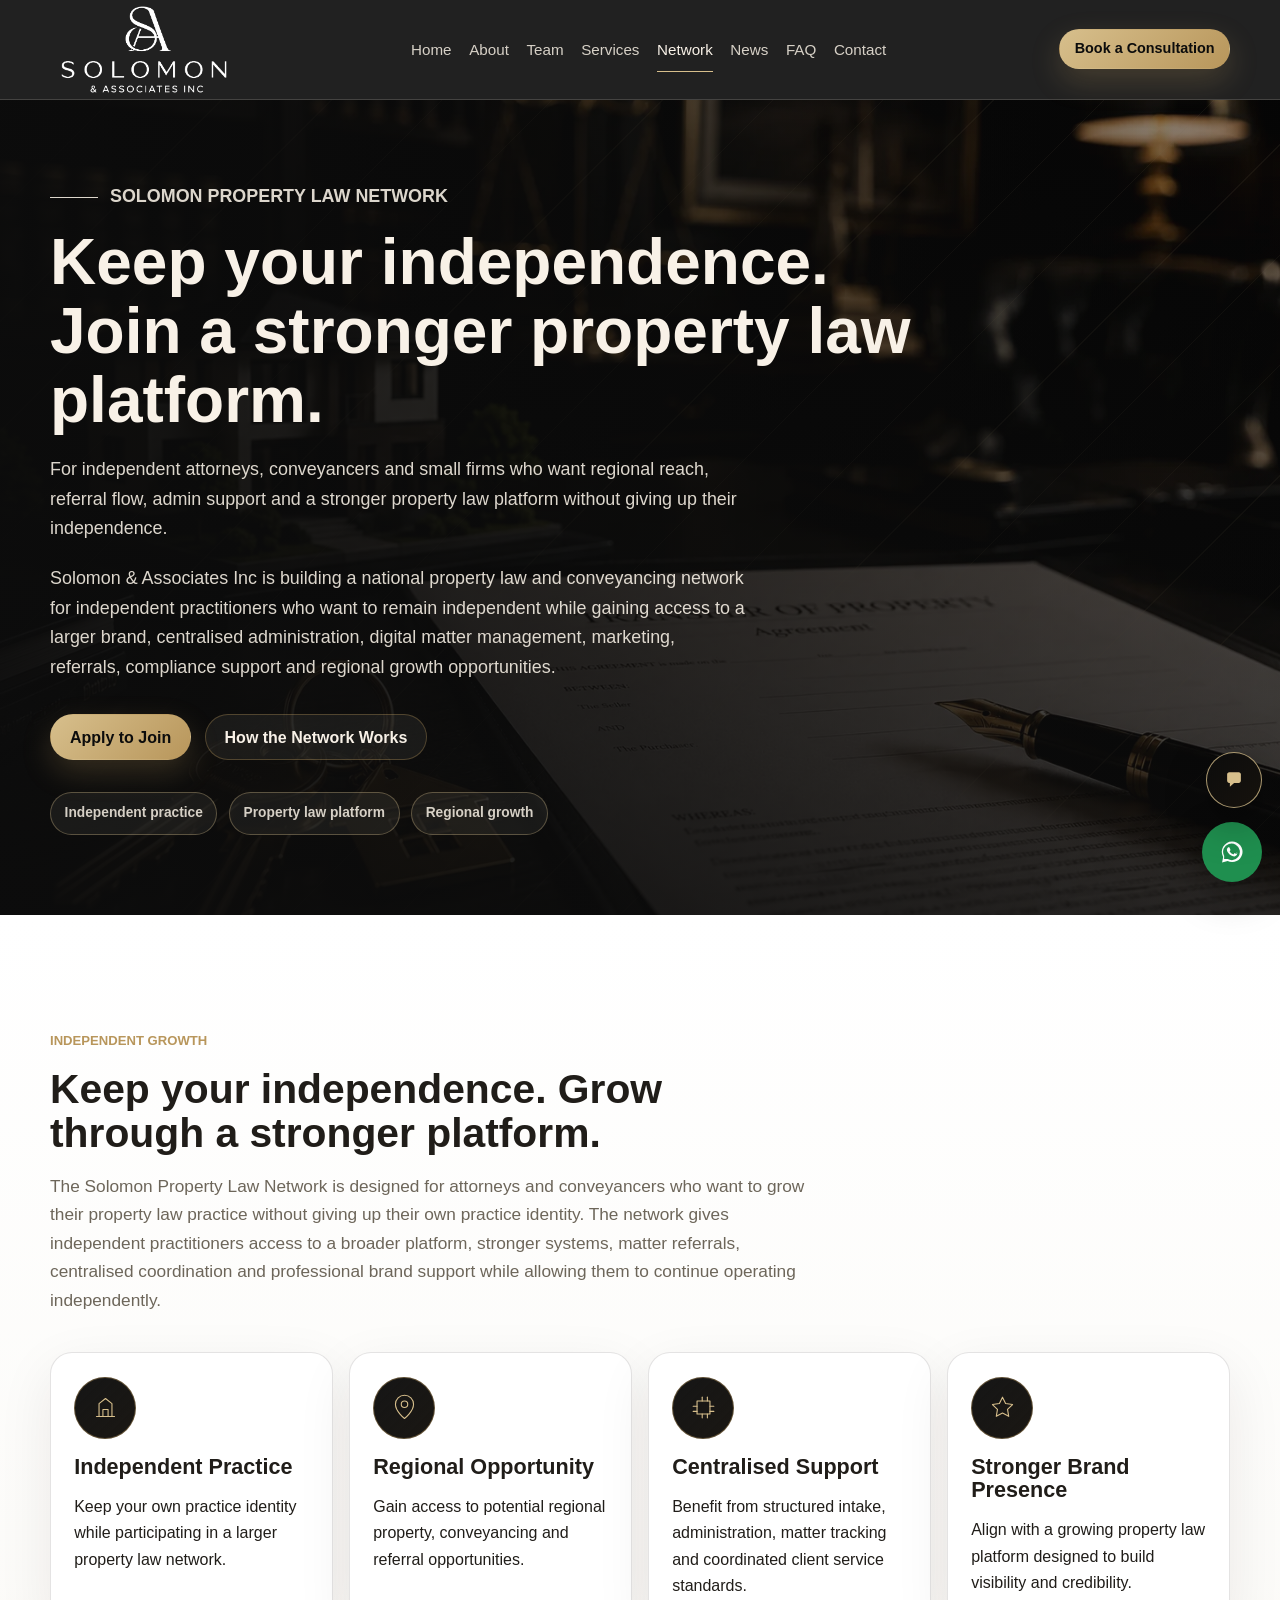
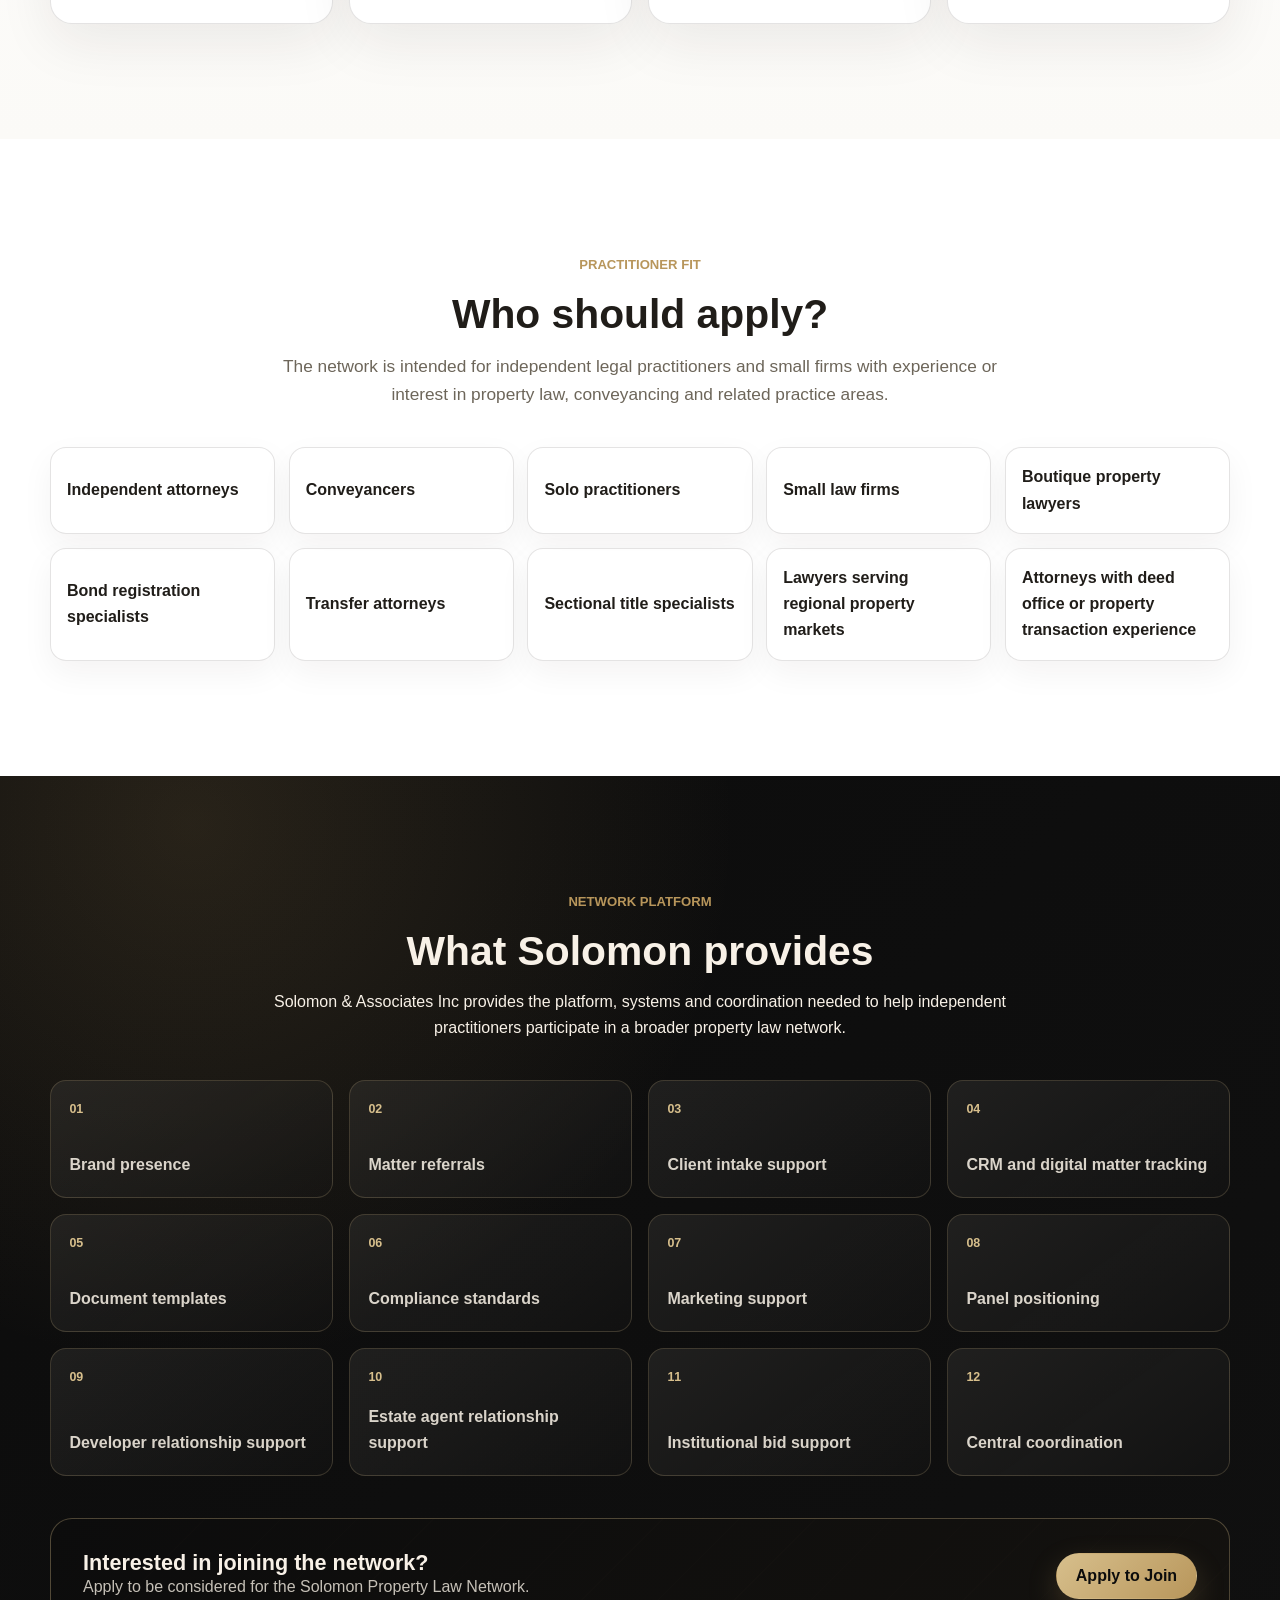
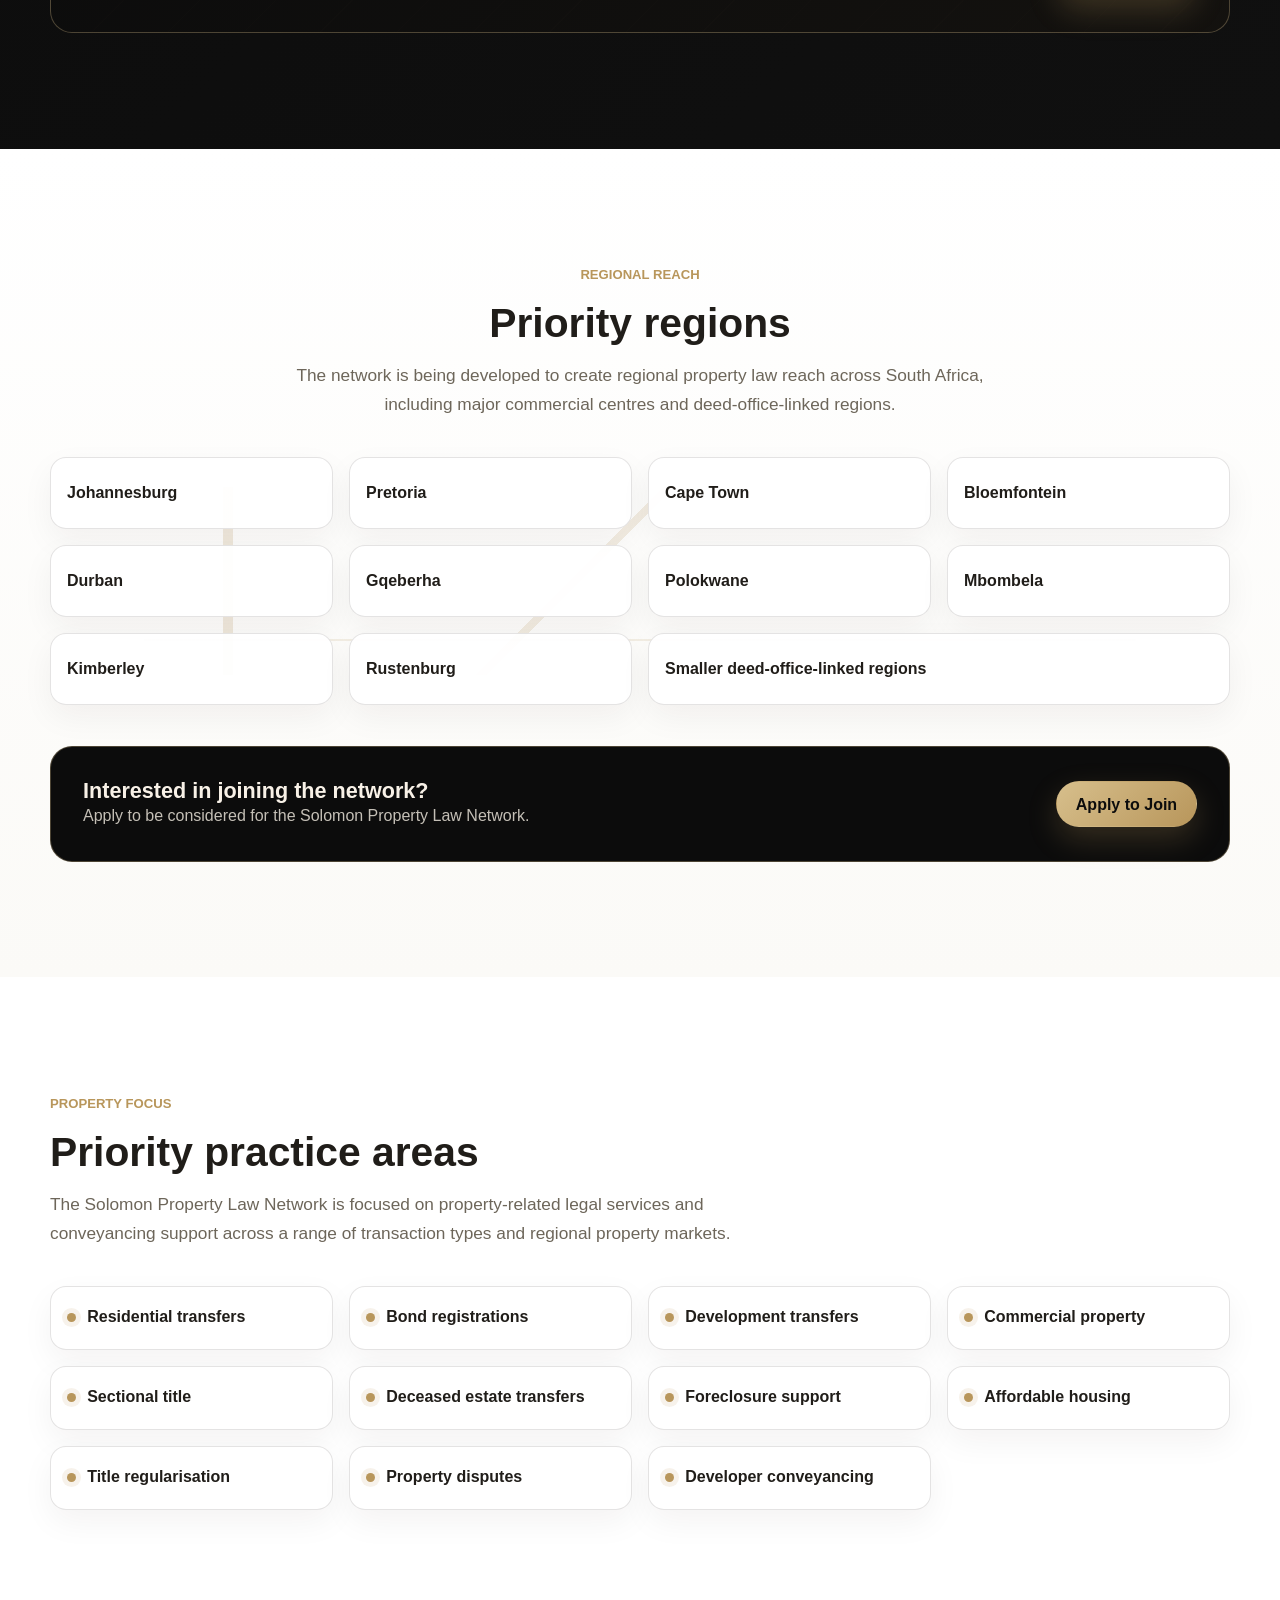
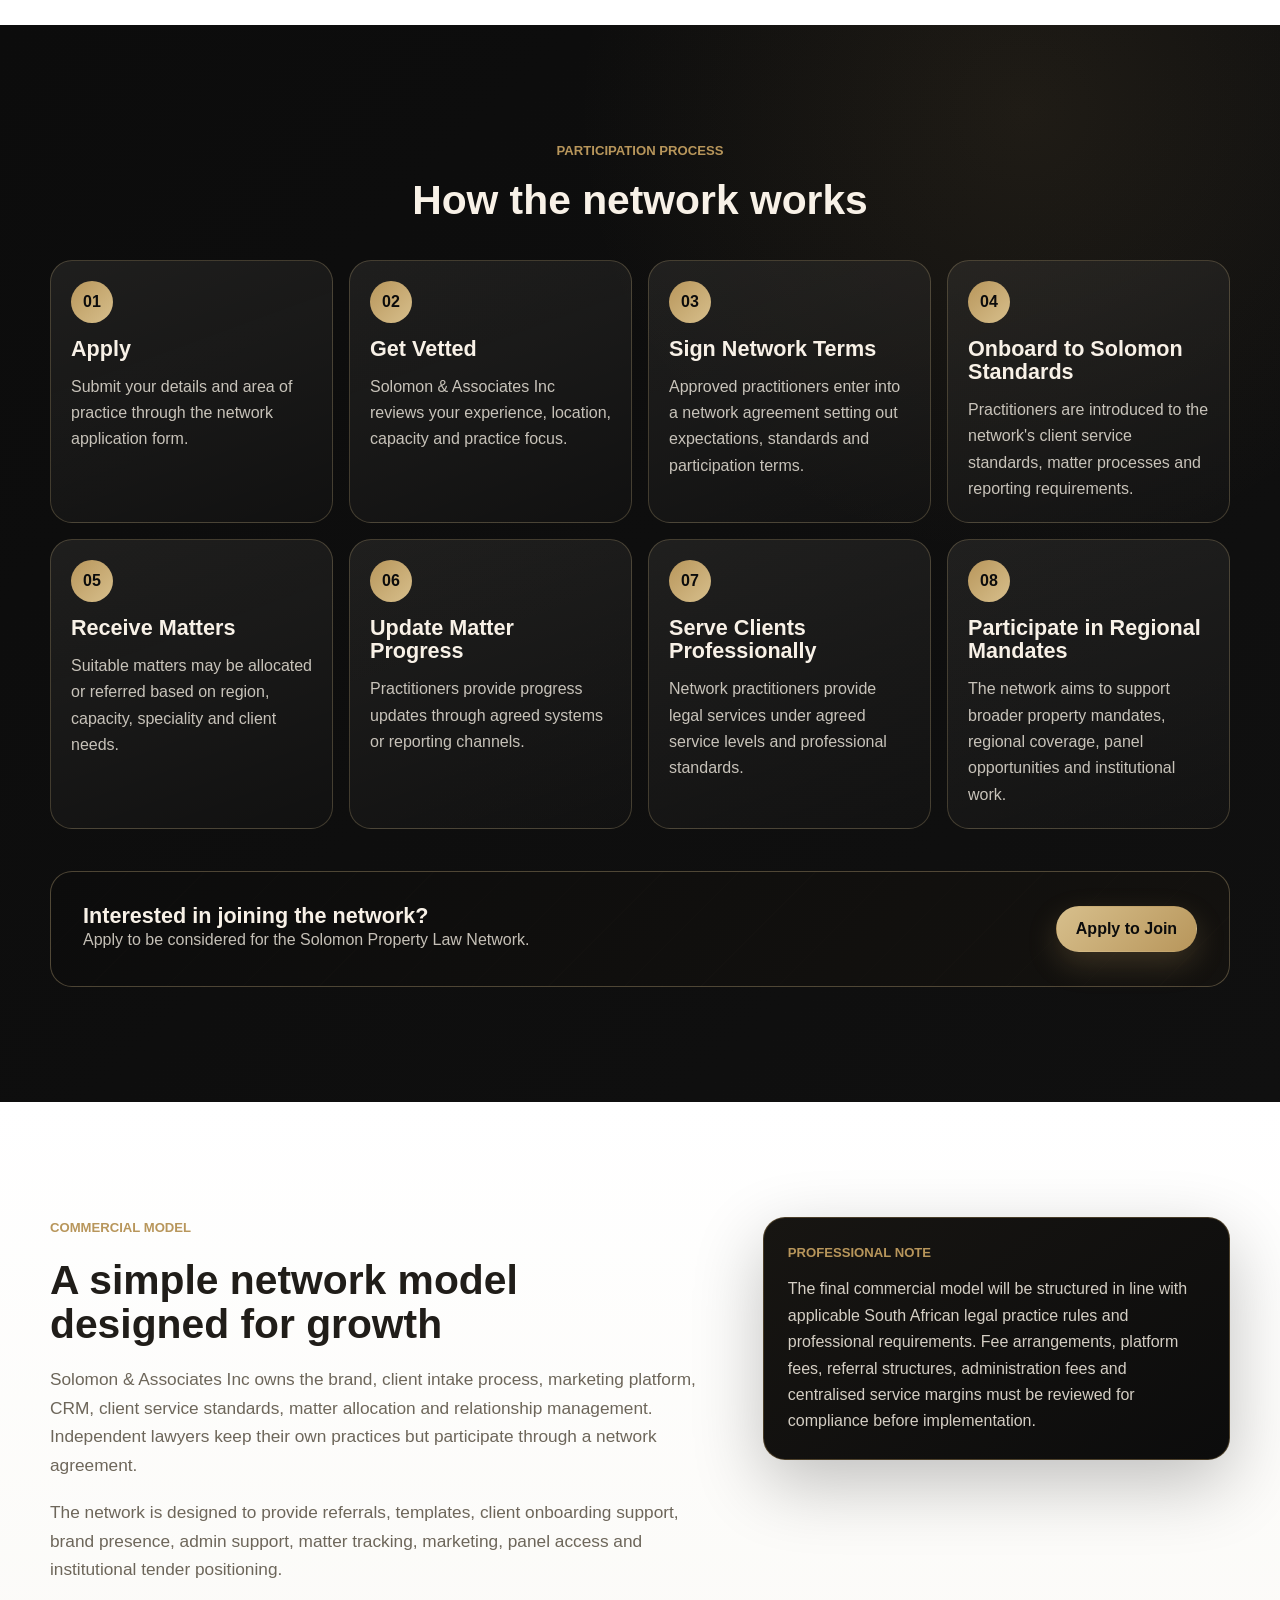
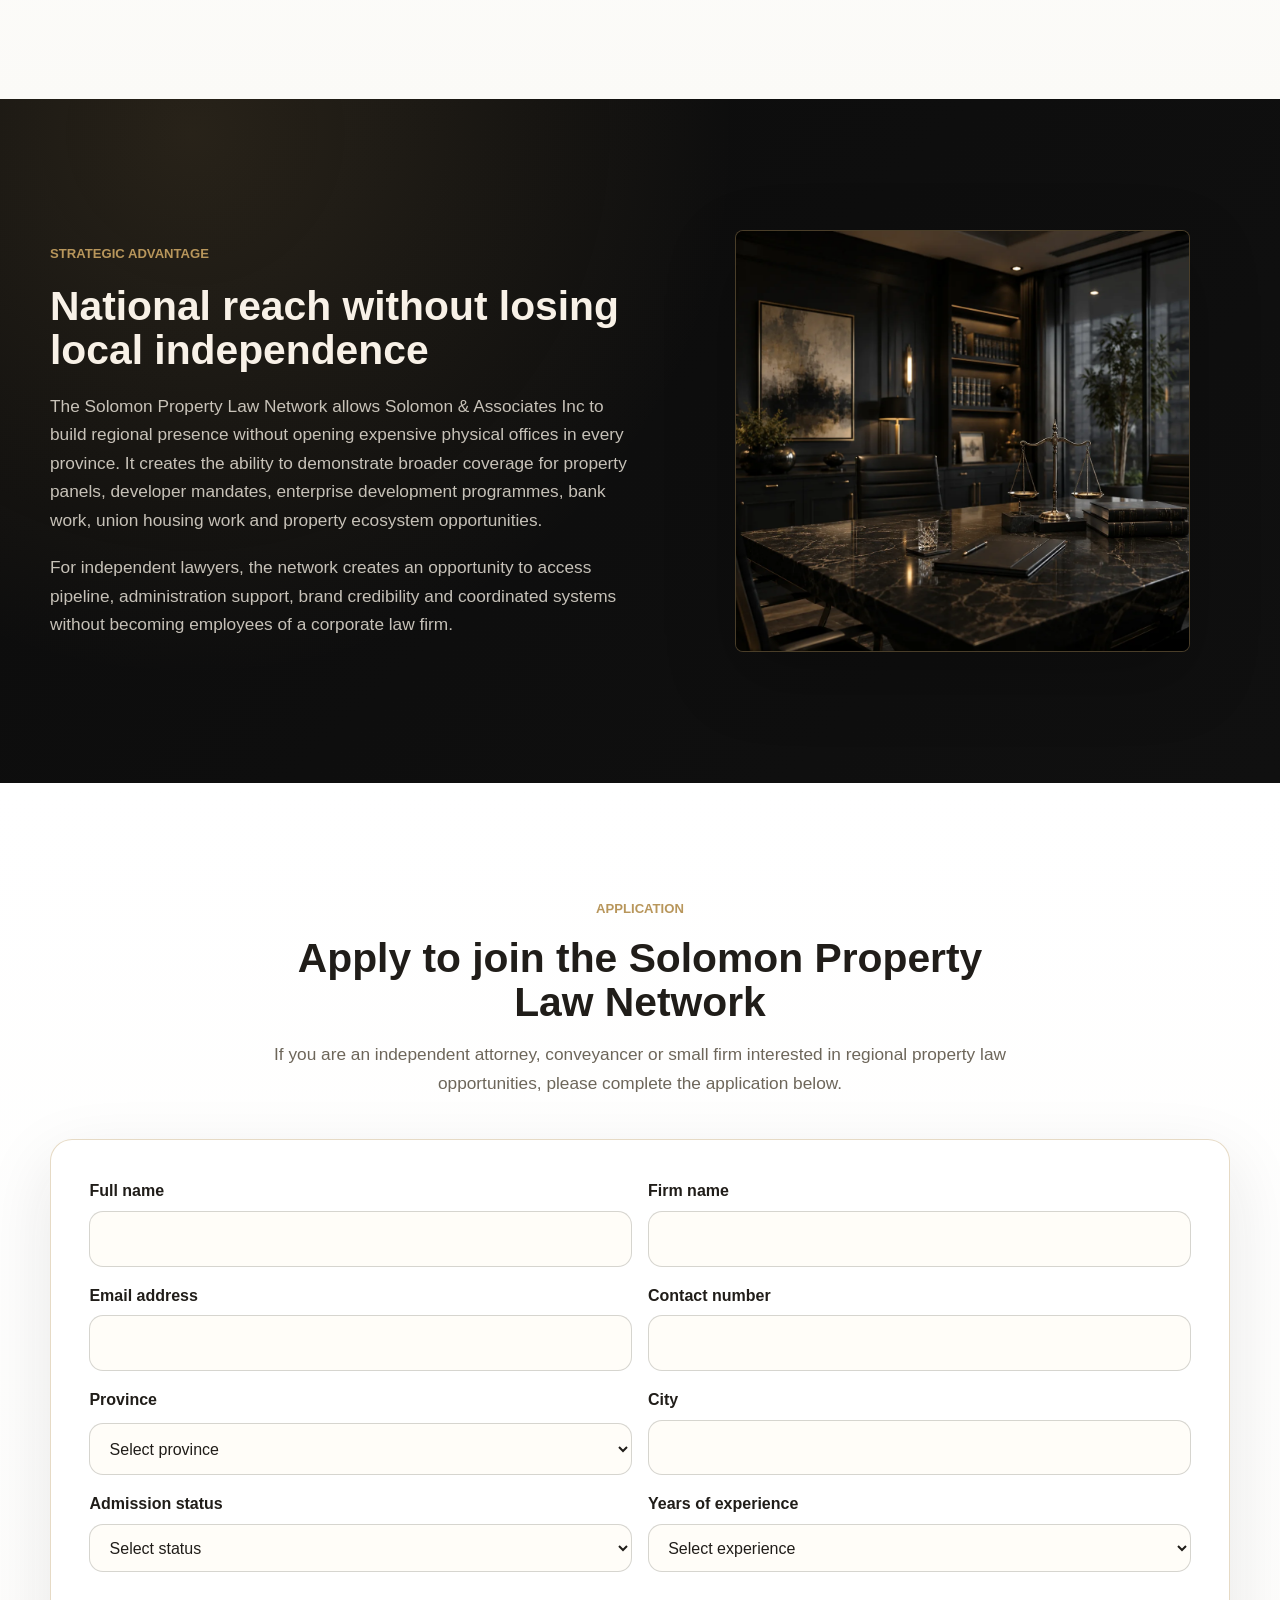
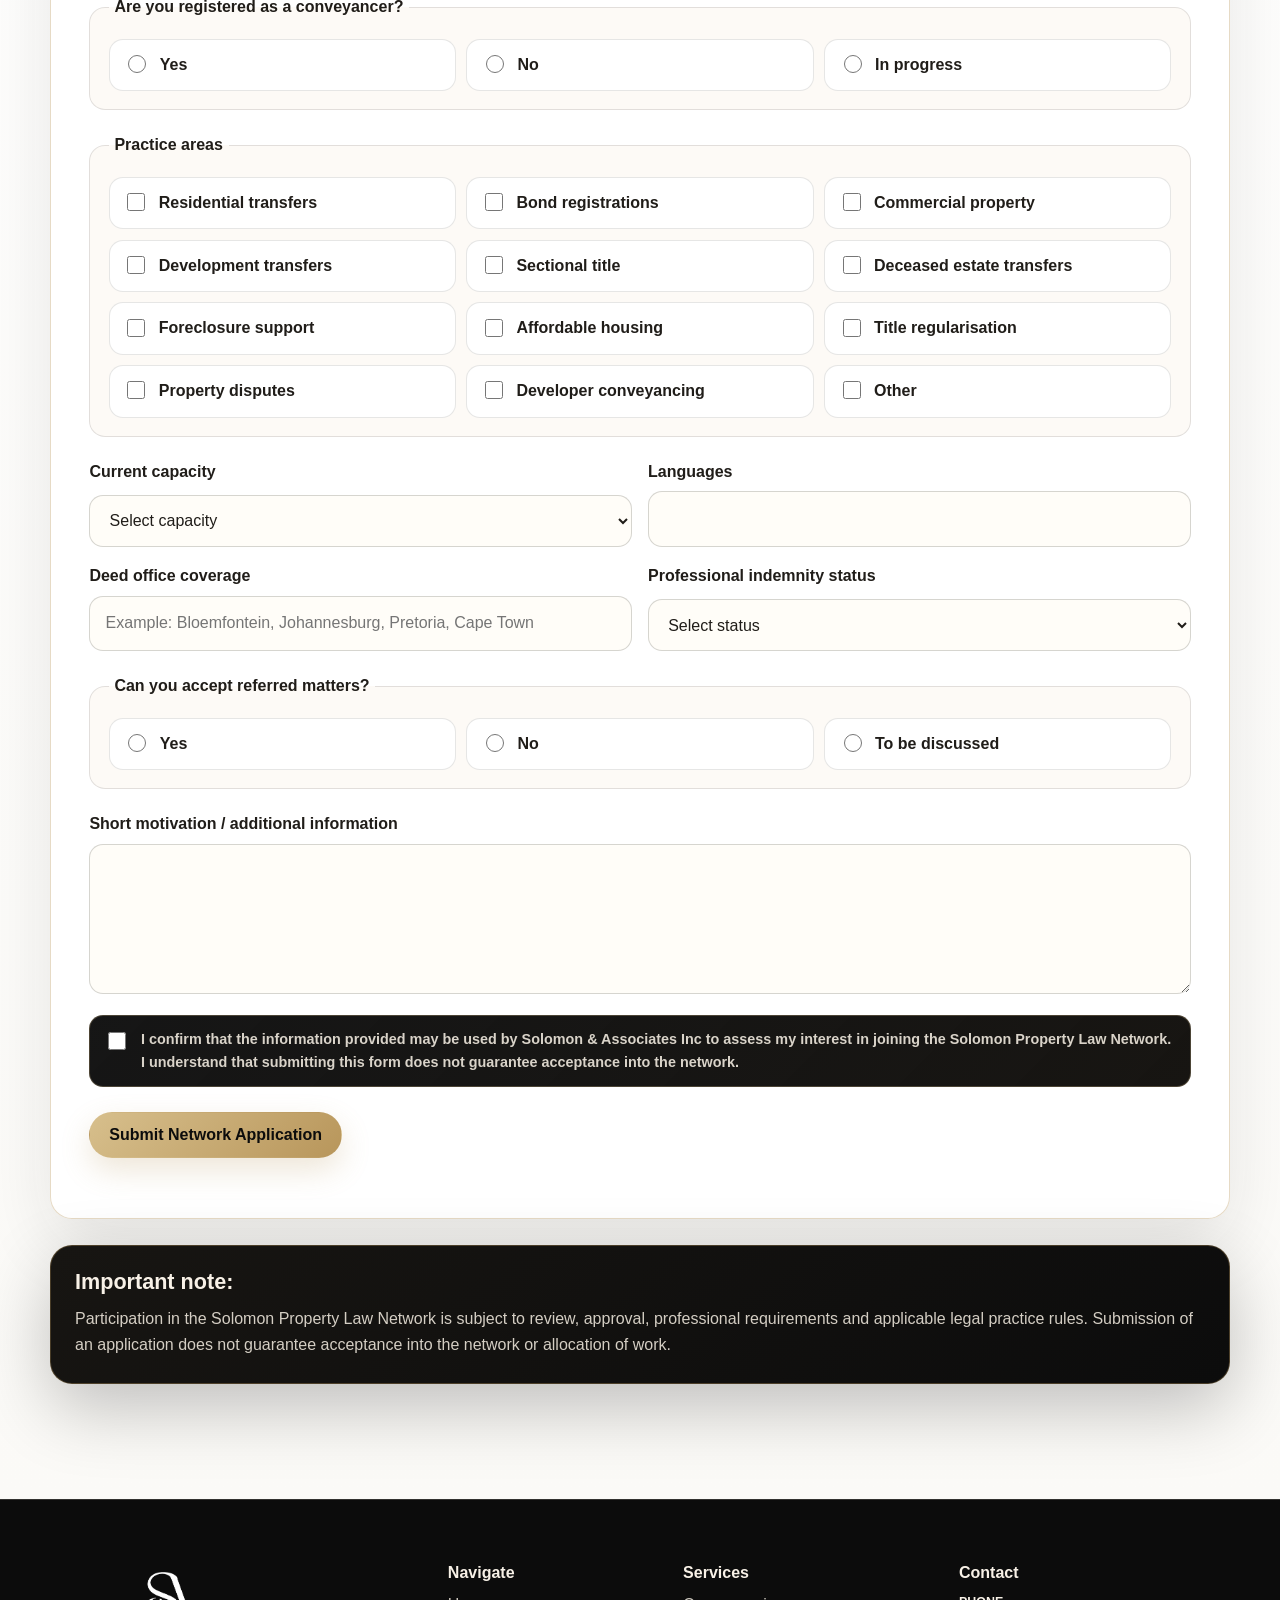
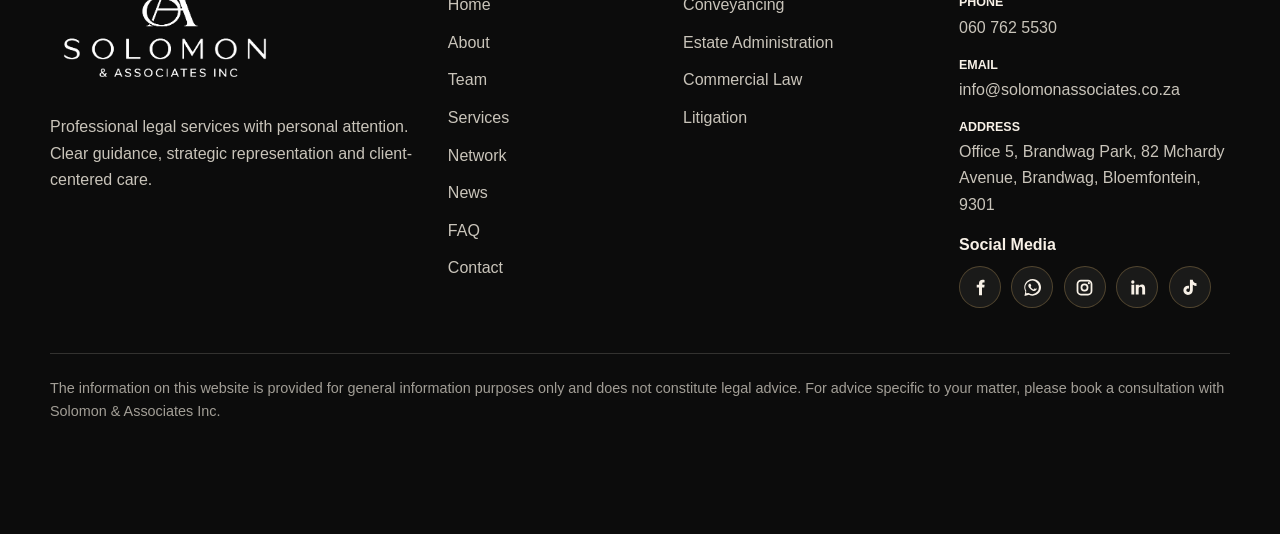
<file: Solomon_Associates_Website_Final/network.html>
<!doctype html>
<html lang="en-ZA">
<head>
  <meta charset="utf-8">
  <meta name="viewport" content="width=device-width, initial-scale=1">
  <title>Solomon Property Law Network | Independent Attorney Network</title>
  <meta name="description" content="Apply to join the Solomon Property Law Network, a professional property law platform for independent attorneys, conveyancers and small firms in South Africa.">
  <meta name="robots" content="index, follow">
  <link rel="canonical" href="https://www.solomonassociates.co.za/network.html">
  <link rel="stylesheet" href="styles.css">
  <script defer src="script.js"></script>
</head>
<body>
  <a class="skip-link" href="#main">Skip to content</a>
  <header class="site-header">
    <div class="container header-inner">
      <a class="brand" href="index.html" aria-label="Solomon & Associates Inc. home">
        <img src="assets/logo-white.png" alt="Solomon & Associates Inc. logo in white">
      </a>
      <nav class="site-nav" id="site-nav" aria-label="Main navigation">
        <a href="index.html">Home</a>
        <a href="about.html">About</a>
        <a href="about.html#team">Team</a>
        <a href="services.html">Services</a>
        <a href="network.html" aria-current="page">Network</a>
        <a href="news.html">News</a>
        <a href="faq.html">FAQ</a>
        <a href="contact.html">Contact</a>
      </nav>
      <div class="header-actions">
        <a class="btn btn-primary btn-small header-cta" href="contact.html">Book a Consultation</a>
        <button class="nav-toggle" type="button" aria-label="Open navigation" aria-expanded="false" aria-controls="site-nav"><span></span></button>
      </div>
    </div>
  </header>

  <main id="main">
    <section class="hero hero-page hero-network" style="--hero-image: url('assets/property-transfer.webp');" aria-labelledby="network-title">
      <div class="container hero-inner">
        <div class="hero-content network-hero-content">
          <p class="eyebrow">Solomon Property Law Network</p>
          <h1 id="network-title">Keep your independence. Join a stronger property law platform.</h1>
          <p class="lead hero-copy">For independent attorneys, conveyancers and small firms who want regional reach, referral flow, admin support and a stronger property law platform without giving up their independence.</p>
          <p class="hero-copy">Solomon &amp; Associates Inc is building a national property law and conveyancing network for independent practitioners who want to remain independent while gaining access to a larger brand, centralised administration, digital matter management, marketing, referrals, compliance support and regional growth opportunities.</p>
          <div class="hero-actions">
            <a class="btn btn-primary" href="#network-application-form">Apply to Join</a>
            <a class="btn btn-secondary" href="#how-network-works">How the Network Works</a>
          </div>
          <div class="network-hero-points" aria-label="Network focus areas">
            <span>Independent practice</span>
            <span>Property law platform</span>
            <span>Regional growth</span>
          </div>
        </div>
      </div>
    </section>

    <section class="section section-cream">
      <div class="container">
        <div class="section-heading">
          <p class="section-kicker">Independent Growth</p>
          <h2>Keep your independence. Grow through a stronger platform.</h2>
          <p class="lead-dark">The Solomon Property Law Network is designed for attorneys and conveyancers who want to grow their property law practice without giving up their own practice identity. The network gives independent practitioners access to a broader platform, stronger systems, matter referrals, centralised coordination and professional brand support while allowing them to continue operating independently.</p>
        </div>
        <div class="network-card-grid">
          <article class="network-card">
            <span class="network-icon" aria-hidden="true"><svg viewBox="0 0 48 48"><path d="M10 38h28"/><path d="M14 38V18l10-8 10 8v20"/><path d="M20 38V27h8v11"/></svg></span>
            <h3>Independent Practice</h3>
            <p>Keep your own practice identity while participating in a larger property law network.</p>
          </article>
          <article class="network-card">
            <span class="network-icon" aria-hidden="true"><svg viewBox="0 0 48 48"><path d="M24 41s14-10.8 14-22a14 14 0 0 0-28 0c0 11.2 14 22 14 22Z"/><path d="M24 24a5 5 0 1 0 0-10 5 5 0 0 0 0 10Z"/></svg></span>
            <h3>Regional Opportunity</h3>
            <p>Gain access to potential regional property, conveyancing and referral opportunities.</p>
          </article>
          <article class="network-card">
            <span class="network-icon" aria-hidden="true"><svg viewBox="0 0 48 48"><path d="M14 14h20v20H14z"/><path d="M8 22h6"/><path d="M34 22h6"/><path d="M8 30h6"/><path d="M34 30h6"/><path d="M22 8v6"/><path d="M30 8v6"/><path d="M22 34v6"/><path d="M30 34v6"/></svg></span>
            <h3>Centralised Support</h3>
            <p>Benefit from structured intake, administration, matter tracking and coordinated client service standards.</p>
          </article>
          <article class="network-card">
            <span class="network-icon" aria-hidden="true"><svg viewBox="0 0 48 48"><path d="M24 8l4.8 9.8 10.8 1.6-7.8 7.6 1.8 10.7L24 32.6l-9.6 5.1 1.8-10.7-7.8-7.6 10.8-1.6L24 8Z"/></svg></span>
            <h3>Stronger Brand Presence</h3>
            <p>Align with a growing property law platform designed to build visibility and credibility.</p>
          </article>
        </div>
      </div>
    </section>

    <section class="section">
      <div class="container">
        <div class="section-heading center">
          <p class="section-kicker">Practitioner Fit</p>
          <h2>Who should apply?</h2>
          <p class="lead-dark">The network is intended for independent legal practitioners and small firms with experience or interest in property law, conveyancing and related practice areas.</p>
        </div>
        <div class="network-compact-grid">
          <span>Independent attorneys</span>
          <span>Conveyancers</span>
          <span>Solo practitioners</span>
          <span>Small law firms</span>
          <span>Boutique property lawyers</span>
          <span>Bond registration specialists</span>
          <span>Transfer attorneys</span>
          <span>Sectional title specialists</span>
          <span>Lawyers serving regional property markets</span>
          <span>Attorneys with deed office or property transaction experience</span>
        </div>
      </div>
    </section>

    <section class="section section-dark">
      <div class="container">
        <div class="section-heading center">
          <p class="section-kicker">Network Platform</p>
          <h2>What Solomon provides</h2>
          <p>Solomon &amp; Associates Inc provides the platform, systems and coordination needed to help independent practitioners participate in a broader property law network.</p>
        </div>
        <div class="network-provide-grid">
          <article><span aria-hidden="true">01</span><p>Brand presence</p></article>
          <article><span aria-hidden="true">02</span><p>Matter referrals</p></article>
          <article><span aria-hidden="true">03</span><p>Client intake support</p></article>
          <article><span aria-hidden="true">04</span><p>CRM and digital matter tracking</p></article>
          <article><span aria-hidden="true">05</span><p>Document templates</p></article>
          <article><span aria-hidden="true">06</span><p>Compliance standards</p></article>
          <article><span aria-hidden="true">07</span><p>Marketing support</p></article>
          <article><span aria-hidden="true">08</span><p>Panel positioning</p></article>
          <article><span aria-hidden="true">09</span><p>Developer relationship support</p></article>
          <article><span aria-hidden="true">10</span><p>Estate agent relationship support</p></article>
          <article><span aria-hidden="true">11</span><p>Institutional bid support</p></article>
          <article><span aria-hidden="true">12</span><p>Central coordination</p></article>
        </div>
        <div class="network-cta">
          <div>
            <h3>Interested in joining the network?</h3>
            <p>Apply to be considered for the Solomon Property Law Network.</p>
          </div>
          <a class="btn btn-primary" href="#network-application-form">Apply to Join</a>
        </div>
      </div>
    </section>

    <section class="section section-cream">
      <div class="container">
        <div class="section-heading center">
          <p class="section-kicker">Regional Reach</p>
          <h2>Priority regions</h2>
          <p class="lead-dark">The network is being developed to create regional property law reach across South Africa, including major commercial centres and deed-office-linked regions.</p>
        </div>
        <div class="region-grid">
          <span>Johannesburg</span>
          <span>Pretoria</span>
          <span>Cape Town</span>
          <span>Bloemfontein</span>
          <span>Durban</span>
          <span>Gqeberha</span>
          <span>Polokwane</span>
          <span>Mbombela</span>
          <span>Kimberley</span>
          <span>Rustenburg</span>
          <span>Smaller deed-office-linked regions</span>
        </div>
        <div class="network-cta network-cta-light">
          <div>
            <h3>Interested in joining the network?</h3>
            <p>Apply to be considered for the Solomon Property Law Network.</p>
          </div>
          <a class="btn btn-primary" href="#network-application-form">Apply to Join</a>
        </div>
      </div>
    </section>

    <section class="section">
      <div class="container">
        <div class="section-heading">
          <p class="section-kicker">Property Focus</p>
          <h2>Priority practice areas</h2>
          <p class="lead-dark">The Solomon Property Law Network is focused on property-related legal services and conveyancing support across a range of transaction types and regional property markets.</p>
        </div>
        <div class="practice-grid">
          <span>Residential transfers</span>
          <span>Bond registrations</span>
          <span>Development transfers</span>
          <span>Commercial property</span>
          <span>Sectional title</span>
          <span>Deceased estate transfers</span>
          <span>Foreclosure support</span>
          <span>Affordable housing</span>
          <span>Title regularisation</span>
          <span>Property disputes</span>
          <span>Developer conveyancing</span>
        </div>
      </div>
    </section>

    <section class="section section-charcoal" id="how-network-works">
      <div class="container">
        <div class="section-heading center">
          <p class="section-kicker">Participation Process</p>
          <h2>How the network works</h2>
        </div>
        <ol class="network-timeline">
          <li>
            <span>01</span>
            <h3>Apply</h3>
            <p>Submit your details and area of practice through the network application form.</p>
          </li>
          <li>
            <span>02</span>
            <h3>Get Vetted</h3>
            <p>Solomon &amp; Associates Inc reviews your experience, location, capacity and practice focus.</p>
          </li>
          <li>
            <span>03</span>
            <h3>Sign Network Terms</h3>
            <p>Approved practitioners enter into a network agreement setting out expectations, standards and participation terms.</p>
          </li>
          <li>
            <span>04</span>
            <h3>Onboard to Solomon Standards</h3>
            <p>Practitioners are introduced to the network's client service standards, matter processes and reporting requirements.</p>
          </li>
          <li>
            <span>05</span>
            <h3>Receive Matters</h3>
            <p>Suitable matters may be allocated or referred based on region, capacity, speciality and client needs.</p>
          </li>
          <li>
            <span>06</span>
            <h3>Update Matter Progress</h3>
            <p>Practitioners provide progress updates through agreed systems or reporting channels.</p>
          </li>
          <li>
            <span>07</span>
            <h3>Serve Clients Professionally</h3>
            <p>Network practitioners provide legal services under agreed service levels and professional standards.</p>
          </li>
          <li>
            <span>08</span>
            <h3>Participate in Regional Mandates</h3>
            <p>The network aims to support broader property mandates, regional coverage, panel opportunities and institutional work.</p>
          </li>
        </ol>
        <div class="network-cta">
          <div>
            <h3>Interested in joining the network?</h3>
            <p>Apply to be considered for the Solomon Property Law Network.</p>
          </div>
          <a class="btn btn-primary" href="#network-application-form">Apply to Join</a>
        </div>
      </div>
    </section>

    <section class="section section-cream">
      <div class="container network-model-grid">
        <div class="stack">
          <p class="section-kicker">Commercial Model</p>
          <h2>A simple network model designed for growth</h2>
          <p class="lead-dark">Solomon &amp; Associates Inc owns the brand, client intake process, marketing platform, CRM, client service standards, matter allocation and relationship management. Independent lawyers keep their own practices but participate through a network agreement.</p>
          <p class="lead-dark">The network is designed to provide referrals, templates, client onboarding support, brand presence, admin support, matter tracking, marketing, panel access and institutional tender positioning.</p>
        </div>
        <aside class="compliance-note">
          <p class="section-kicker">Professional note</p>
          <p>The final commercial model will be structured in line with applicable South African legal practice rules and professional requirements. Fee arrangements, platform fees, referral structures, administration fees and centralised service margins must be reviewed for compliance before implementation.</p>
        </aside>
      </div>
    </section>

    <section class="section section-dark">
      <div class="container split">
        <div class="stack">
          <p class="section-kicker">Strategic Advantage</p>
          <h2>National reach without losing local independence</h2>
          <p class="lead-dark">The Solomon Property Law Network allows Solomon &amp; Associates Inc to build regional presence without opening expensive physical offices in every province. It creates the ability to demonstrate broader coverage for property panels, developer mandates, enterprise development programmes, bank work, union housing work and property ecosystem opportunities.</p>
          <p class="lead-dark">For independent lawyers, the network creates an opportunity to access pipeline, administration support, brand credibility and coordinated systems without becoming employees of a corporate law firm.</p>
        </div>
        <figure class="media-frame">
          <img src="assets/law-boardroom.webp" alt="Premium law office boardroom representing coordinated national property law support" loading="lazy">
        </figure>
      </div>
    </section>

    <section class="section network-application-section" id="network-application">
      <div class="container">
        <div class="section-heading center">
          <p class="section-kicker">Application</p>
          <h2>Apply to join the Solomon Property Law Network</h2>
          <p class="lead-dark">If you are an independent attorney, conveyancer or small firm interested in regional property law opportunities, please complete the application below.</p>
        </div>

        <form class="network-application-form" id="network-application-form" action="mailto:info@solomonassociates.co.za" method="post" enctype="text/plain" data-form-purpose="network-application">
          <input type="hidden" name="form-name" value="solomon-property-law-network-application">
          <div class="form-grid">
            <div class="form-row">
              <label for="network-full-name">Full name</label>
              <input id="network-full-name" name="fullName" type="text" autocomplete="name" required>
            </div>
            <div class="form-row">
              <label for="network-firm-name">Firm name</label>
              <input id="network-firm-name" name="firmName" type="text" autocomplete="organization" required>
            </div>
            <div class="form-row">
              <label for="network-email">Email address</label>
              <input id="network-email" name="email" type="email" autocomplete="email" required>
            </div>
            <div class="form-row">
              <label for="network-contact">Contact number</label>
              <input id="network-contact" name="contactNumber" type="tel" autocomplete="tel" required>
            </div>
            <div class="form-row">
              <label for="network-province">Province</label>
              <select id="network-province" name="province" required>
                <option value="">Select province</option>
                <option>Eastern Cape</option>
                <option>Free State</option>
                <option>Gauteng</option>
                <option>KwaZulu-Natal</option>
                <option>Limpopo</option>
                <option>Mpumalanga</option>
                <option>Northern Cape</option>
                <option>North West</option>
                <option>Western Cape</option>
              </select>
            </div>
            <div class="form-row">
              <label for="network-city">City</label>
              <input id="network-city" name="city" type="text" autocomplete="address-level2" required>
            </div>
            <div class="form-row">
              <label for="network-admission">Admission status</label>
              <select id="network-admission" name="admissionStatus" required>
                <option value="">Select status</option>
                <option>Admitted Attorney</option>
                <option>Admitted Conveyancer</option>
                <option>Admitted Notary</option>
                <option>Candidate Attorney</option>
                <option>Other</option>
              </select>
            </div>
            <div class="form-row">
              <label for="network-experience">Years of experience</label>
              <select id="network-experience" name="yearsExperience" required>
                <option value="">Select experience</option>
                <option>0-2 years</option>
                <option>3-5 years</option>
                <option>6-10 years</option>
                <option>10+ years</option>
              </select>
            </div>
          </div>

          <fieldset class="form-fieldset">
            <legend>Are you registered as a conveyancer?</legend>
            <div class="radio-grid">
              <label><input type="radio" name="conveyancerRegistration" value="Yes" required> <span>Yes</span></label>
              <label><input type="radio" name="conveyancerRegistration" value="No"> <span>No</span></label>
              <label><input type="radio" name="conveyancerRegistration" value="In progress"> <span>In progress</span></label>
            </div>
          </fieldset>

          <fieldset class="form-fieldset" data-practice-areas>
            <legend>Practice areas</legend>
            <div class="checkbox-grid">
              <label><input type="checkbox" name="practiceAreas" value="Residential transfers"> <span>Residential transfers</span></label>
              <label><input type="checkbox" name="practiceAreas" value="Bond registrations"> <span>Bond registrations</span></label>
              <label><input type="checkbox" name="practiceAreas" value="Commercial property"> <span>Commercial property</span></label>
              <label><input type="checkbox" name="practiceAreas" value="Development transfers"> <span>Development transfers</span></label>
              <label><input type="checkbox" name="practiceAreas" value="Sectional title"> <span>Sectional title</span></label>
              <label><input type="checkbox" name="practiceAreas" value="Deceased estate transfers"> <span>Deceased estate transfers</span></label>
              <label><input type="checkbox" name="practiceAreas" value="Foreclosure support"> <span>Foreclosure support</span></label>
              <label><input type="checkbox" name="practiceAreas" value="Affordable housing"> <span>Affordable housing</span></label>
              <label><input type="checkbox" name="practiceAreas" value="Title regularisation"> <span>Title regularisation</span></label>
              <label><input type="checkbox" name="practiceAreas" value="Property disputes"> <span>Property disputes</span></label>
              <label><input type="checkbox" name="practiceAreas" value="Developer conveyancing"> <span>Developer conveyancing</span></label>
              <label><input type="checkbox" name="practiceAreas" value="Other"> <span>Other</span></label>
            </div>
          </fieldset>

          <div class="form-grid">
            <div class="form-row">
              <label for="network-capacity">Current capacity</label>
              <select id="network-capacity" name="currentCapacity" required>
                <option value="">Select capacity</option>
                <option>Available for new referred matters</option>
                <option>Limited capacity</option>
                <option>Not immediately available, but interested</option>
                <option>Depends on matter type</option>
              </select>
            </div>
            <div class="form-row">
              <label for="network-languages">Languages</label>
              <input id="network-languages" name="languages" type="text" required>
            </div>
            <div class="form-row">
              <label for="network-coverage">Deed office coverage</label>
              <input id="network-coverage" name="deedOfficeCoverage" type="text" placeholder="Example: Bloemfontein, Johannesburg, Pretoria, Cape Town" required>
            </div>
            <div class="form-row">
              <label for="network-pi">Professional indemnity status</label>
              <select id="network-pi" name="professionalIndemnityStatus" required>
                <option value="">Select status</option>
                <option>Active</option>
                <option>Not active</option>
                <option>To be confirmed</option>
              </select>
            </div>
          </div>

          <fieldset class="form-fieldset">
            <legend>Can you accept referred matters?</legend>
            <div class="radio-grid">
              <label><input type="radio" name="canAcceptReferredMatters" value="Yes" required> <span>Yes</span></label>
              <label><input type="radio" name="canAcceptReferredMatters" value="No"> <span>No</span></label>
              <label><input type="radio" name="canAcceptReferredMatters" value="To be discussed"> <span>To be discussed</span></label>
            </div>
          </fieldset>

          <div class="form-row">
            <label for="network-motivation">Short motivation / additional information</label>
            <textarea id="network-motivation" name="motivation" required></textarea>
          </div>

          <label class="consent-row">
            <input type="checkbox" name="consent" required>
            <span>I confirm that the information provided may be used by Solomon &amp; Associates Inc to assess my interest in joining the Solomon Property Law Network. I understand that submitting this form does not guarantee acceptance into the network.</span>
          </label>

          <div class="section-actions network-form-actions">
            <button class="btn btn-primary" type="submit">Submit Network Application</button>
          </div>
          <p class="network-form-status" aria-live="polite"></p>
        </form>

        <aside class="important-note">
          <h3>Important note:</h3>
          <p>Participation in the Solomon Property Law Network is subject to review, approval, professional requirements and applicable legal practice rules. Submission of an application does not guarantee acceptance into the network or allocation of work.</p>
        </aside>
      </div>
    </section>
  </main>

  <footer class="site-footer">
    <div class="container footer-grid">
      <div class="footer-column">
        <img class="footer-logo" src="assets/logo-white.png" alt="Solomon & Associates Inc. logo in white">
        <p>Professional legal services with personal attention. Clear guidance, strategic representation and client-centered care.</p>
      </div>
      <div class="footer-column">
        <h2>Navigate</h2>
        <a href="index.html">Home</a>
        <a href="about.html">About</a>
        <a href="about.html#team">Team</a>
        <a href="services.html">Services</a>
        <a href="network.html">Network</a>
        <a href="news.html">News</a>
        <a href="faq.html">FAQ</a>
        <a href="contact.html">Contact</a>
      </div>
      <div class="footer-column">
        <h2>Services</h2>
        <a href="services.html#conveyancing">Conveyancing</a>
        <a href="services.html#estate-administration">Estate Administration</a>
        <a href="services.html#commercial-law">Commercial Law</a>
        <a href="services.html#litigation">Litigation</a>
      </div>
      <div class="footer-column">
        <h2>Contact</h2>
        <div class="footer-contact-list">
          <div class="footer-contact-item">
            <strong>Phone</strong>
            <a href="tel:+27607625530">060 762 5530</a>
          </div>
          <div class="footer-contact-item">
            <strong>Email</strong>
            <a href="mailto:info@solomonassociates.co.za">info@solomonassociates.co.za</a>
          </div>
          <div class="footer-contact-item">
            <strong>Address</strong>
            <span>Office 5, Brandwag Park, 82 Mchardy Avenue, Brandwag, Bloemfontein, 9301</span>
          </div>
        </div>
        <div class="footer-social">
          <h3>Social Media</h3>
          <div class="social-icons" aria-label="Social media links">
            <a class="social-icon" href="https://www.facebook.com/solomonassociatesinc" aria-label="Facebook"><svg viewBox="0 0 24 24" aria-hidden="true"><path d="M14.1 8.8V7.2c0-.8.5-1 1-1h1.5V3.4c-.7-.1-1.5-.2-2.3-.2-2.4 0-4 1.4-4 4v1.6H7.7v3.1h2.6v8.9h3.4v-8.9h2.6l.4-3.1h-3Z"/></svg></a>
            <a class="social-icon" href="https://wa.me/27607625530" aria-label="WhatsApp"><svg viewBox="0 0 32 32" aria-hidden="true"><path d="M16 3.2A12.6 12.6 0 0 0 5.1 22.1L3.8 28.8l6.8-1.8A12.6 12.6 0 1 0 16 3.2Zm0 22.9c-1.9 0-3.7-.5-5.3-1.4l-.4-.2-4 .1.1-3.9-.3-.4A10.3 10.3 0 1 1 16 26.1Zm5.8-7.7c-.3-.2-1.8-.9-2.1-1s-.5-.2-.7.2-.8 1-1 1.2-.4.2-.7.1a8.3 8.3 0 0 1-4.1-3.6c-.3-.5.3-.5.8-1.6.1-.2 0-.4 0-.6s-.7-1.7-1-2.3-.5-.5-.7-.5h-.6c-.2 0-.6.1-.9.4s-1.1 1.1-1.1 2.6 1.1 3 1.3 3.2a12.2 12.2 0 0 0 4.7 4.2c1.7.7 2.3.8 3.1.7 1-.1 2.9-1.2 3.3-2.3.4-1.1.4-2 .3-2.2-.2-.2-.4-.3-.7-.5Z"/></svg></a>
            <a class="social-icon" href="https://www.instagram.com/solomonassociatesinc" aria-label="Instagram"><svg viewBox="0 0 24 24" aria-hidden="true"><rect x="4" y="4" width="16" height="16" rx="4" fill="none" stroke="currentColor" stroke-width="2"/><circle cx="12" cy="12" r="3.5" fill="none" stroke="currentColor" stroke-width="2"/><circle cx="17" cy="7" r="1.2"/></svg></a>
            <a class="social-icon" href="https://www.linkedin.com/in/shanay-solomon/" aria-label="LinkedIn"><svg viewBox="0 0 24 24" aria-hidden="true"><path d="M5 8.8h3.3V20H5V8.8Zm1.7-5A1.9 1.9 0 1 1 6.6 7.6a1.9 1.9 0 0 1 .1-3.8ZM10.5 8.8h3.1v1.5h.1c.4-.8 1.5-1.8 3.1-1.8 3.3 0 3.9 2.2 3.9 5V20h-3.3v-5.8c0-1.4 0-3.1-1.9-3.1s-2.2 1.5-2.2 3V20h-3.3V8.8Z"/></svg></a>
            <a class="social-icon" href="https://www.tiktok.com/@solomonassociatesinc" aria-label="TikTok"><svg viewBox="0 0 24 24" aria-hidden="true"><path d="M15.7 3c.4 2.4 1.8 3.9 4.3 4.1v3.2a7.1 7.1 0 0 1-4.2-1.4v5.8c0 3.5-2.2 5.9-5.6 5.9A5.3 5.3 0 0 1 5 15.2c0-3.4 2.8-5.8 6.4-5.2v3.4c-1.6-.5-3 .3-3 1.8 0 1.2.9 2 2 2 1.3 0 2.1-.8 2.1-2.6V3h3.2Z"/></svg></a>
          </div>
        </div>
      </div>
    </div>
    <div class="container disclaimer">
      <p>The information on this website is provided for general information purposes only and does not constitute legal advice. For advice specific to your matter, please book a consultation with Solomon &amp; Associates Inc.</p>
    </div>
  </footer>

  <a class="whatsapp-float" href="https://wa.me/27607625530" aria-label="WhatsApp Solomon & Associates Inc."><svg viewBox="0 0 32 32" aria-hidden="true"><path d="M16 3.2A12.6 12.6 0 0 0 5.1 22.1L3.8 28.8l6.8-1.8A12.6 12.6 0 1 0 16 3.2Zm0 22.9c-1.9 0-3.7-.5-5.3-1.4l-.4-.2-4 .1.1-3.9-.3-.4A10.3 10.3 0 1 1 16 26.1Zm5.8-7.7c-.3-.2-1.8-.9-2.1-1s-.5-.2-.7.2-.8 1-1 1.2-.4.2-.7.1a8.3 8.3 0 0 1-4.1-3.6c-.3-.5.3-.5.8-1.6.1-.2 0-.4 0-.6s-.7-1.7-1-2.3-.5-.5-.7-.5h-.6c-.2 0-.6.1-.9.4s-1.1 1.1-1.1 2.6 1.1 3 1.3 3.2a12.2 12.2 0 0 0 4.7 4.2c1.7.7 2.3.8 3.1.7 1-.1 2.9-1.2 3.3-2.3.4-1.1.4-2 .3-2.2-.2-.2-.4-.3-.7-.5Z"/></svg><span>WhatsApp Solomon & Associates Inc.</span></a>
</body>
</html>
</file>
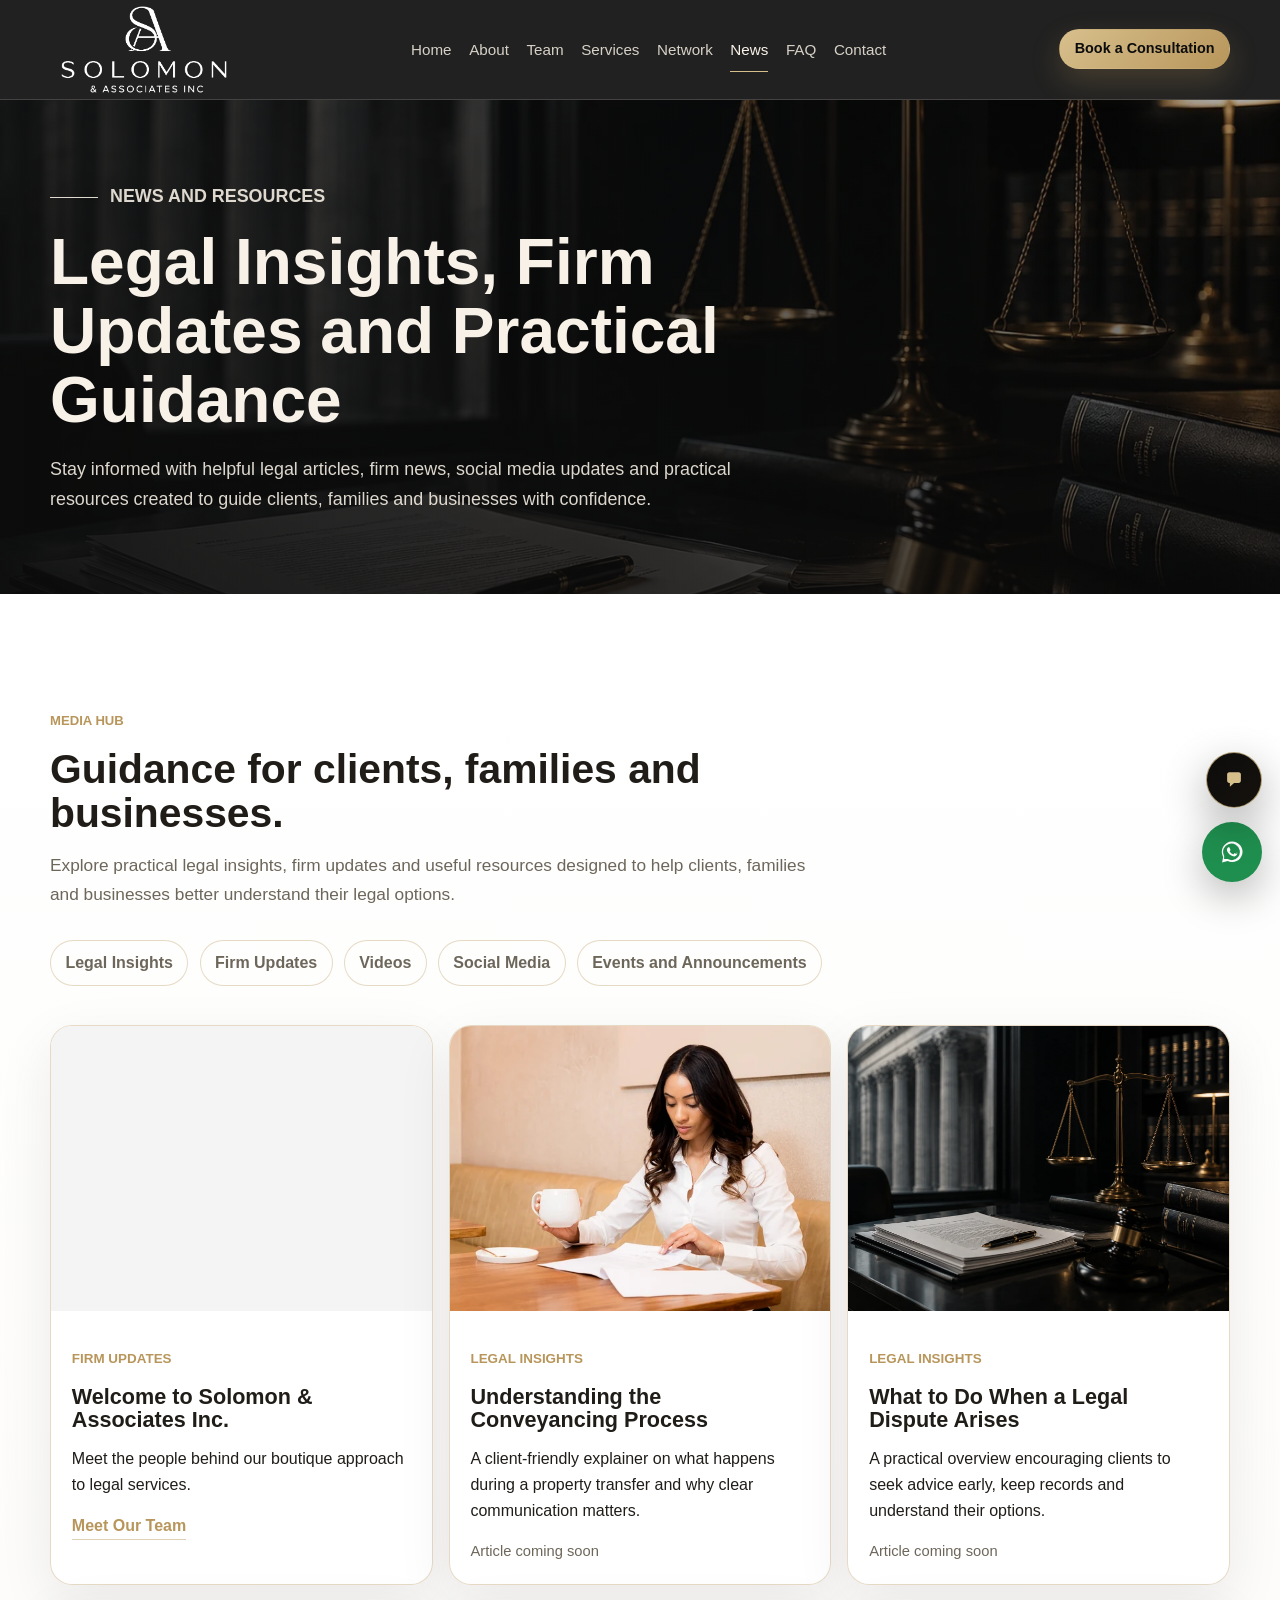
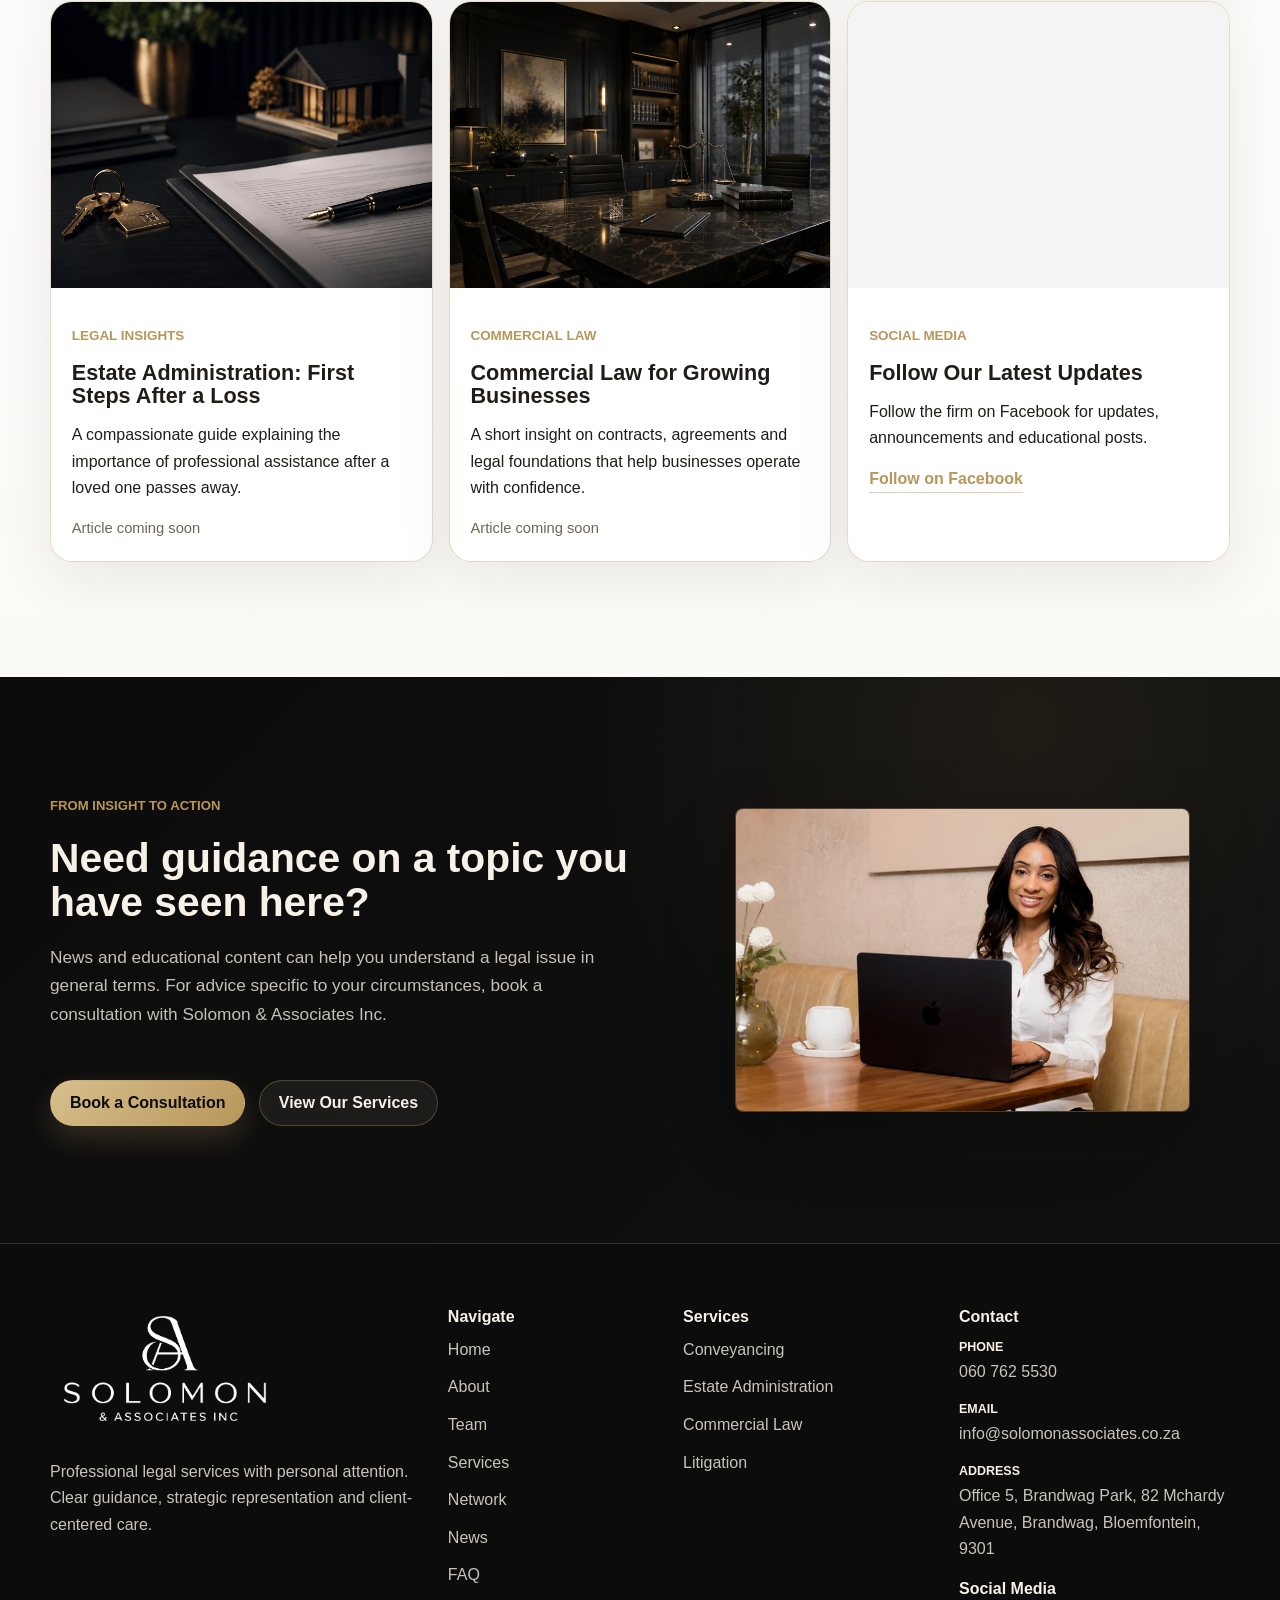
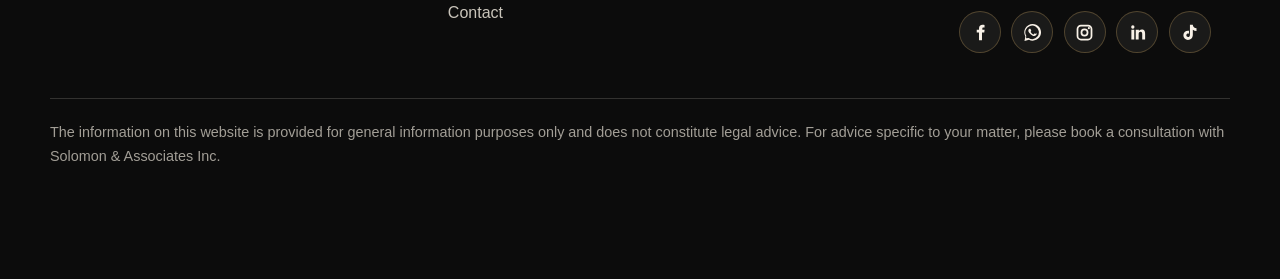
<file: Solomon_Associates_Website_Final/news.html>
<!doctype html>
<html lang="en-ZA">
<head>
  <meta charset="utf-8">
  <meta name="viewport" content="width=device-width, initial-scale=1">
  <title>Legal Insights, Firm Updates and Practical Guidance | Solomon &amp; Associates Inc.</title>
  <meta name="description" content="Stay informed with helpful legal articles, firm news, social media updates and practical resources created to guide clients, families and businesses with confidence.">
  <meta name="robots" content="index, follow">
  <link rel="stylesheet" href="styles.css">
  <script defer src="script.js"></script>
</head>
<body>
  <a class="skip-link" href="#main">Skip to content</a>
  <header class="site-header">
    <div class="container header-inner">
      <a class="brand" href="index.html" aria-label="Solomon & Associates Inc. home">
        <img src="assets/logo-white.png" alt="Solomon & Associates Inc. logo in white">
      </a>
      <nav class="site-nav" id="site-nav" aria-label="Main navigation">
        <a href="index.html">Home</a>
        <a href="about.html">About</a>
        <a href="about.html#team">Team</a>
        <a href="services.html">Services</a>
        <a href="network.html">Network</a>
        <a href="news.html" aria-current="page">News</a>
        <a href="faq.html">FAQ</a>
        <a href="contact.html">Contact</a>
      </nav>
      <div class="header-actions">
        <a class="btn btn-primary btn-small header-cta" href="contact.html">Book a Consultation</a>
        <button class="nav-toggle" type="button" aria-label="Open navigation" aria-expanded="false" aria-controls="site-nav"><span></span></button>
      </div>
    </div>
  </header>

  <main id="main">
    <section class="hero hero-page" style="--hero-image: url('assets/litigation-desk.webp');" aria-labelledby="news-title">
      <div class="container hero-inner">
        <div class="hero-content">
          <p class="eyebrow">News and resources</p>
          <h1 id="news-title">Legal Insights, Firm Updates and Practical Guidance</h1>
          <p class="hero-copy">Stay informed with helpful legal articles, firm news, social media updates and practical resources created to guide clients, families and businesses with confidence.</p>
        </div>
      </div>
    </section>

    <section class="section section-cream">
      <div class="container">
        <div class="section-heading">
          <p class="section-kicker">Media Hub</p>
          <h2>Guidance for clients, families and businesses.</h2>
          <p class="lead-dark">Explore practical legal insights, firm updates and useful resources designed to help clients, families and businesses better understand their legal options.</p>
        </div>
        <div class="news-filter" aria-label="News categories">
          <span class="pill">Legal Insights</span>
          <span class="pill">Firm Updates</span>
          <span class="pill">Videos</span>
          <span class="pill">Social Media</span>
          <span class="pill">Events and Announcements</span>
        </div>

        <div class="news-grid">
          <article class="card card-media">
            <img class="photo-portrait" src="assets/ED-1319.webp" srcset="assets/ED-1319-640.webp 427w, assets/ED-1319.webp 960w" sizes="(max-width: 900px) calc(100vw - 40px), 560px" width="960" height="1440" alt="Shanay Solomon, Founder of Solomon &amp; Associates Inc" loading="lazy" decoding="async">
            <div class="card-body">
              <p class="card-label">Firm Updates</p>
              <h3>Welcome to Solomon &amp; Associates Inc.</h3>
              <p>Meet the people behind our boutique approach to legal services.</p>
              <a class="link-arrow" href="about.html#team">Meet Our Team</a>
            </div>
          </article>

          <article class="card card-media">
            <img class="photo-work" src="assets/ED-1199.webp" srcset="assets/ED-1199-640.webp 640w, assets/ED-1199.webp 1440w" sizes="(max-width: 900px) calc(100vw - 40px), 560px" width="1440" height="960" alt="Shanay Solomon reviewing legal documents" loading="lazy" decoding="async">
            <div class="card-body">
              <p class="card-label">Legal Insights</p>
              <h3>Understanding the Conveyancing Process</h3>
              <p>A client-friendly explainer on what happens during a property transfer and why clear communication matters.</p>
              <p class="microcopy">Article coming soon</p>
            </div>
          </article>

          <article class="card card-media">
            <img src="assets/litigation-desk.webp" alt="Scales of justice, legal papers and law books for dispute resolution" loading="lazy">
            <div class="card-body">
              <p class="card-label">Legal Insights</p>
              <h3>What to Do When a Legal Dispute Arises</h3>
              <p>A practical overview encouraging clients to seek advice early, keep records and understand their options.</p>
              <p class="microcopy">Article coming soon</p>
            </div>
          </article>

          <article class="card card-media">
            <img src="assets/property-law-desk.webp" alt="House keys and legal paperwork for estate and property matters" loading="lazy">
            <div class="card-body">
              <p class="card-label">Legal Insights</p>
              <h3>Estate Administration: First Steps After a Loss</h3>
              <p>A compassionate guide explaining the importance of professional assistance after a loved one passes away.</p>
              <p class="microcopy">Article coming soon</p>
            </div>
          </article>

          <article class="card card-media">
            <img src="assets/law-boardroom.webp" alt="Luxury law boardroom representing commercial legal support" loading="lazy">
            <div class="card-body">
              <p class="card-label">Commercial Law</p>
              <h3>Commercial Law for Growing Businesses</h3>
              <p>A short insight on contracts, agreements and legal foundations that help businesses operate with confidence.</p>
              <p class="microcopy">Article coming soon</p>
            </div>
          </article>

          <article class="card card-media">
            <img class="photo-portrait" src="assets/ED-1393.webp" srcset="assets/ED-1393-640.webp 427w, assets/ED-1393.webp 960w" sizes="(max-width: 900px) calc(100vw - 40px), 560px" width="960" height="1440" alt="Professional full-length portrait of Attorney and Conveyancer Shanay Solomon" loading="lazy" decoding="async">
            <div class="card-body">
              <p class="card-label">Social Media</p>
              <h3>Follow Our Latest Updates</h3>
              <p>Follow the firm on Facebook for updates, announcements and educational posts.</p>
              <a class="link-arrow" href="https://www.facebook.com/solomonassociatesinc">Follow on Facebook</a>
            </div>
          </article>
        </div>
      </div>
    </section>

    <section class="section section-charcoal">
      <div class="container split">
        <div class="stack">
          <p class="section-kicker">From Insight to Action</p>
          <h2>Need guidance on a topic you have seen here?</h2>
          <p class="lead-dark">News and educational content can help you understand a legal issue in general terms. For advice specific to your circumstances, book a consultation with Solomon &amp; Associates Inc.</p>
          <div class="section-actions">
            <a class="btn btn-primary" href="contact.html">Book a Consultation</a>
            <a class="btn btn-secondary" href="services.html">View Our Services</a>
          </div>
        </div>
        <figure class="media-frame">
          <img class="photo-work" src="assets/ED-1291.webp" srcset="assets/ED-1291-640.webp 640w, assets/ED-1291.webp 1440w" sizes="(max-width: 900px) calc(100vw - 40px), 560px" width="1440" height="960" alt="Shanay Solomon working at a laptop" loading="lazy" decoding="async">
        </figure>
      </div>
    </section>
  </main>

  <footer class="site-footer">
    <div class="container footer-grid">
      <div class="footer-column">
        <img class="footer-logo" src="assets/logo-white.png" alt="Solomon & Associates Inc. logo in white">
        <p>Professional legal services with personal attention. Clear guidance, strategic representation and client-centered care.</p>
      </div>
      <div class="footer-column">
        <h2>Navigate</h2>
        <a href="index.html">Home</a>
        <a href="about.html">About</a>
        <a href="about.html#team">Team</a>
        <a href="services.html">Services</a>
        <a href="network.html">Network</a>
        <a href="news.html">News</a>
        <a href="faq.html">FAQ</a>
        <a href="contact.html">Contact</a>
      </div>
      <div class="footer-column">
        <h2>Services</h2>
        <a href="services.html#conveyancing">Conveyancing</a>
        <a href="services.html#estate-administration">Estate Administration</a>
        <a href="services.html#commercial-law">Commercial Law</a>
        <a href="services.html#litigation">Litigation</a>
      </div>
      <div class="footer-column">
        <h2>Contact</h2>
        <div class="footer-contact-list">
          <div class="footer-contact-item">
            <strong>Phone</strong>
            <a href="tel:+27607625530">060 762 5530</a>
          </div>
          <div class="footer-contact-item">
            <strong>Email</strong>
            <a href="mailto:info@solomonassociates.co.za">info@solomonassociates.co.za</a>
          </div>
          <div class="footer-contact-item">
            <strong>Address</strong>
            <span>Office 5, Brandwag Park, 82 Mchardy Avenue, Brandwag, Bloemfontein, 9301</span>
          </div>
        </div>
        <div class="footer-social">
          <h3>Social Media</h3>
          <div class="social-icons" aria-label="Social media links">
            <a class="social-icon" href="https://www.facebook.com/solomonassociatesinc" aria-label="Facebook"><svg viewBox="0 0 24 24" aria-hidden="true"><path d="M14.1 8.8V7.2c0-.8.5-1 1-1h1.5V3.4c-.7-.1-1.5-.2-2.3-.2-2.4 0-4 1.4-4 4v1.6H7.7v3.1h2.6v8.9h3.4v-8.9h2.6l.4-3.1h-3Z"/></svg></a>
            <a class="social-icon" href="https://wa.me/27607625530" aria-label="WhatsApp"><svg viewBox="0 0 32 32" aria-hidden="true"><path d="M16 3.2A12.6 12.6 0 0 0 5.1 22.1L3.8 28.8l6.8-1.8A12.6 12.6 0 1 0 16 3.2Zm0 22.9c-1.9 0-3.7-.5-5.3-1.4l-.4-.2-4 .1.1-3.9-.3-.4A10.3 10.3 0 1 1 16 26.1Zm5.8-7.7c-.3-.2-1.8-.9-2.1-1s-.5-.2-.7.2-.8 1-1 1.2-.4.2-.7.1a8.3 8.3 0 0 1-4.1-3.6c-.3-.5.3-.5.8-1.6.1-.2 0-.4 0-.6s-.7-1.7-1-2.3-.5-.5-.7-.5h-.6c-.2 0-.6.1-.9.4s-1.1 1.1-1.1 2.6 1.1 3 1.3 3.2a12.2 12.2 0 0 0 4.7 4.2c1.7.7 2.3.8 3.1.7 1-.1 2.9-1.2 3.3-2.3.4-1.1.4-2 .3-2.2-.2-.2-.4-.3-.7-.5Z"/></svg></a>
            <a class="social-icon" href="https://www.instagram.com/solomonassociatesinc" aria-label="Instagram"><svg viewBox="0 0 24 24" aria-hidden="true"><rect x="4" y="4" width="16" height="16" rx="4" fill="none" stroke="currentColor" stroke-width="2"/><circle cx="12" cy="12" r="3.5" fill="none" stroke="currentColor" stroke-width="2"/><circle cx="17" cy="7" r="1.2"/></svg></a>
            <a class="social-icon" href="https://www.linkedin.com/in/shanay-solomon/" aria-label="LinkedIn"><svg viewBox="0 0 24 24" aria-hidden="true"><path d="M5 8.8h3.3V20H5V8.8Zm1.7-5A1.9 1.9 0 1 1 6.6 7.6a1.9 1.9 0 0 1 .1-3.8ZM10.5 8.8h3.1v1.5h.1c.4-.8 1.5-1.8 3.1-1.8 3.3 0 3.9 2.2 3.9 5V20h-3.3v-5.8c0-1.4 0-3.1-1.9-3.1s-2.2 1.5-2.2 3V20h-3.3V8.8Z"/></svg></a>
            <a class="social-icon" href="https://www.tiktok.com/@solomonassociatesinc" aria-label="TikTok"><svg viewBox="0 0 24 24" aria-hidden="true"><path d="M15.7 3c.4 2.4 1.8 3.9 4.3 4.1v3.2a7.1 7.1 0 0 1-4.2-1.4v5.8c0 3.5-2.2 5.9-5.6 5.9A5.3 5.3 0 0 1 5 15.2c0-3.4 2.8-5.8 6.4-5.2v3.4c-1.6-.5-3 .3-3 1.8 0 1.2.9 2 2 2 1.3 0 2.1-.8 2.1-2.6V3h3.2Z"/></svg></a>
          </div>
        </div>
      </div>
    </div>
    <div class="container disclaimer">
      <p>The information on this website is provided for general information purposes only and does not constitute legal advice. For advice specific to your matter, please book a consultation with Solomon &amp; Associates Inc.</p>
    </div>
  </footer>

  <a class="whatsapp-float" href="https://wa.me/27607625530" aria-label="WhatsApp Solomon & Associates Inc."><svg viewBox="0 0 32 32" aria-hidden="true"><path d="M16 3.2A12.6 12.6 0 0 0 5.1 22.1L3.8 28.8l6.8-1.8A12.6 12.6 0 1 0 16 3.2Zm0 22.9c-1.9 0-3.7-.5-5.3-1.4l-.4-.2-4 .1.1-3.9-.3-.4A10.3 10.3 0 1 1 16 26.1Zm5.8-7.7c-.3-.2-1.8-.9-2.1-1s-.5-.2-.7.2-.8 1-1 1.2-.4.2-.7.1a8.3 8.3 0 0 1-4.1-3.6c-.3-.5.3-.5.8-1.6.1-.2 0-.4 0-.6s-.7-1.7-1-2.3-.5-.5-.7-.5h-.6c-.2 0-.6.1-.9.4s-1.1 1.1-1.1 2.6 1.1 3 1.3 3.2a12.2 12.2 0 0 0 4.7 4.2c1.7.7 2.3.8 3.1.7 1-.1 2.9-1.2 3.3-2.3.4-1.1.4-2 .3-2.2-.2-.2-.4-.3-.7-.5Z"/></svg><span>WhatsApp Solomon & Associates Inc.</span></a>
</body>
</html>
</file>
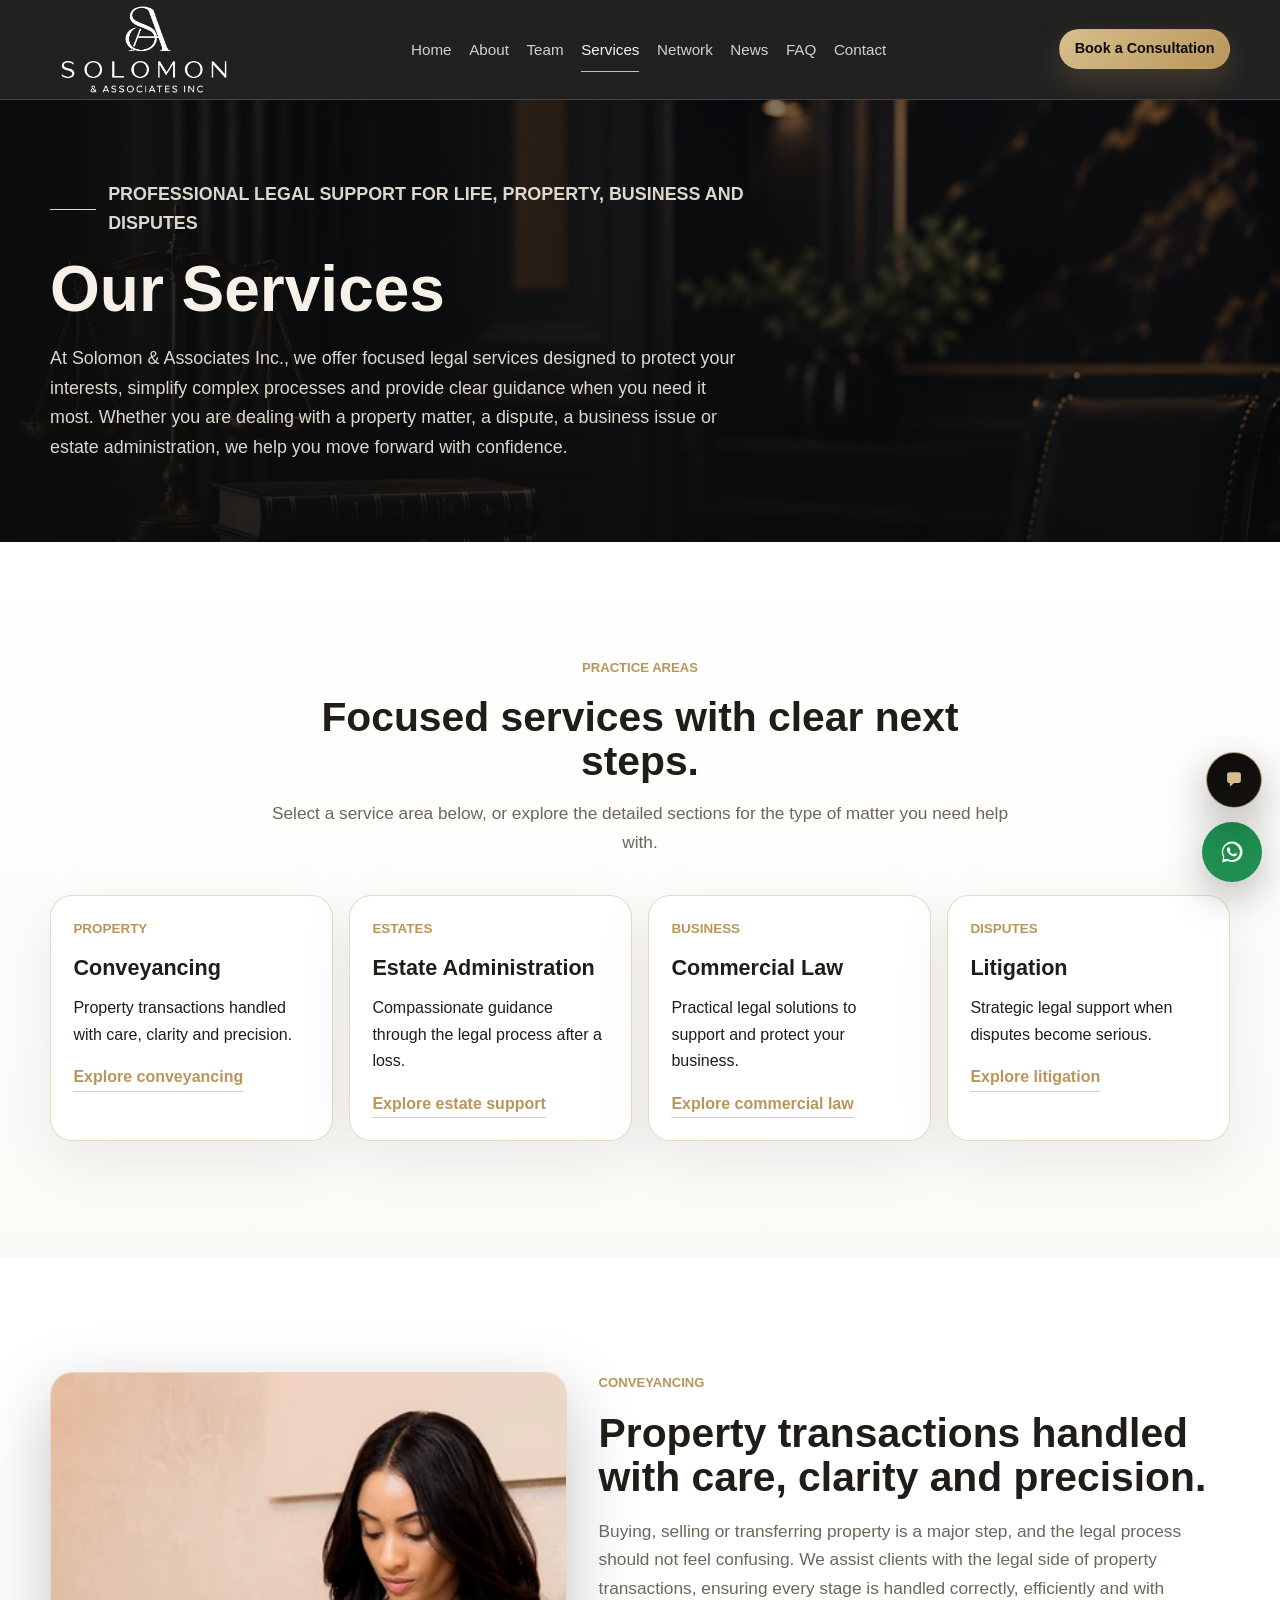
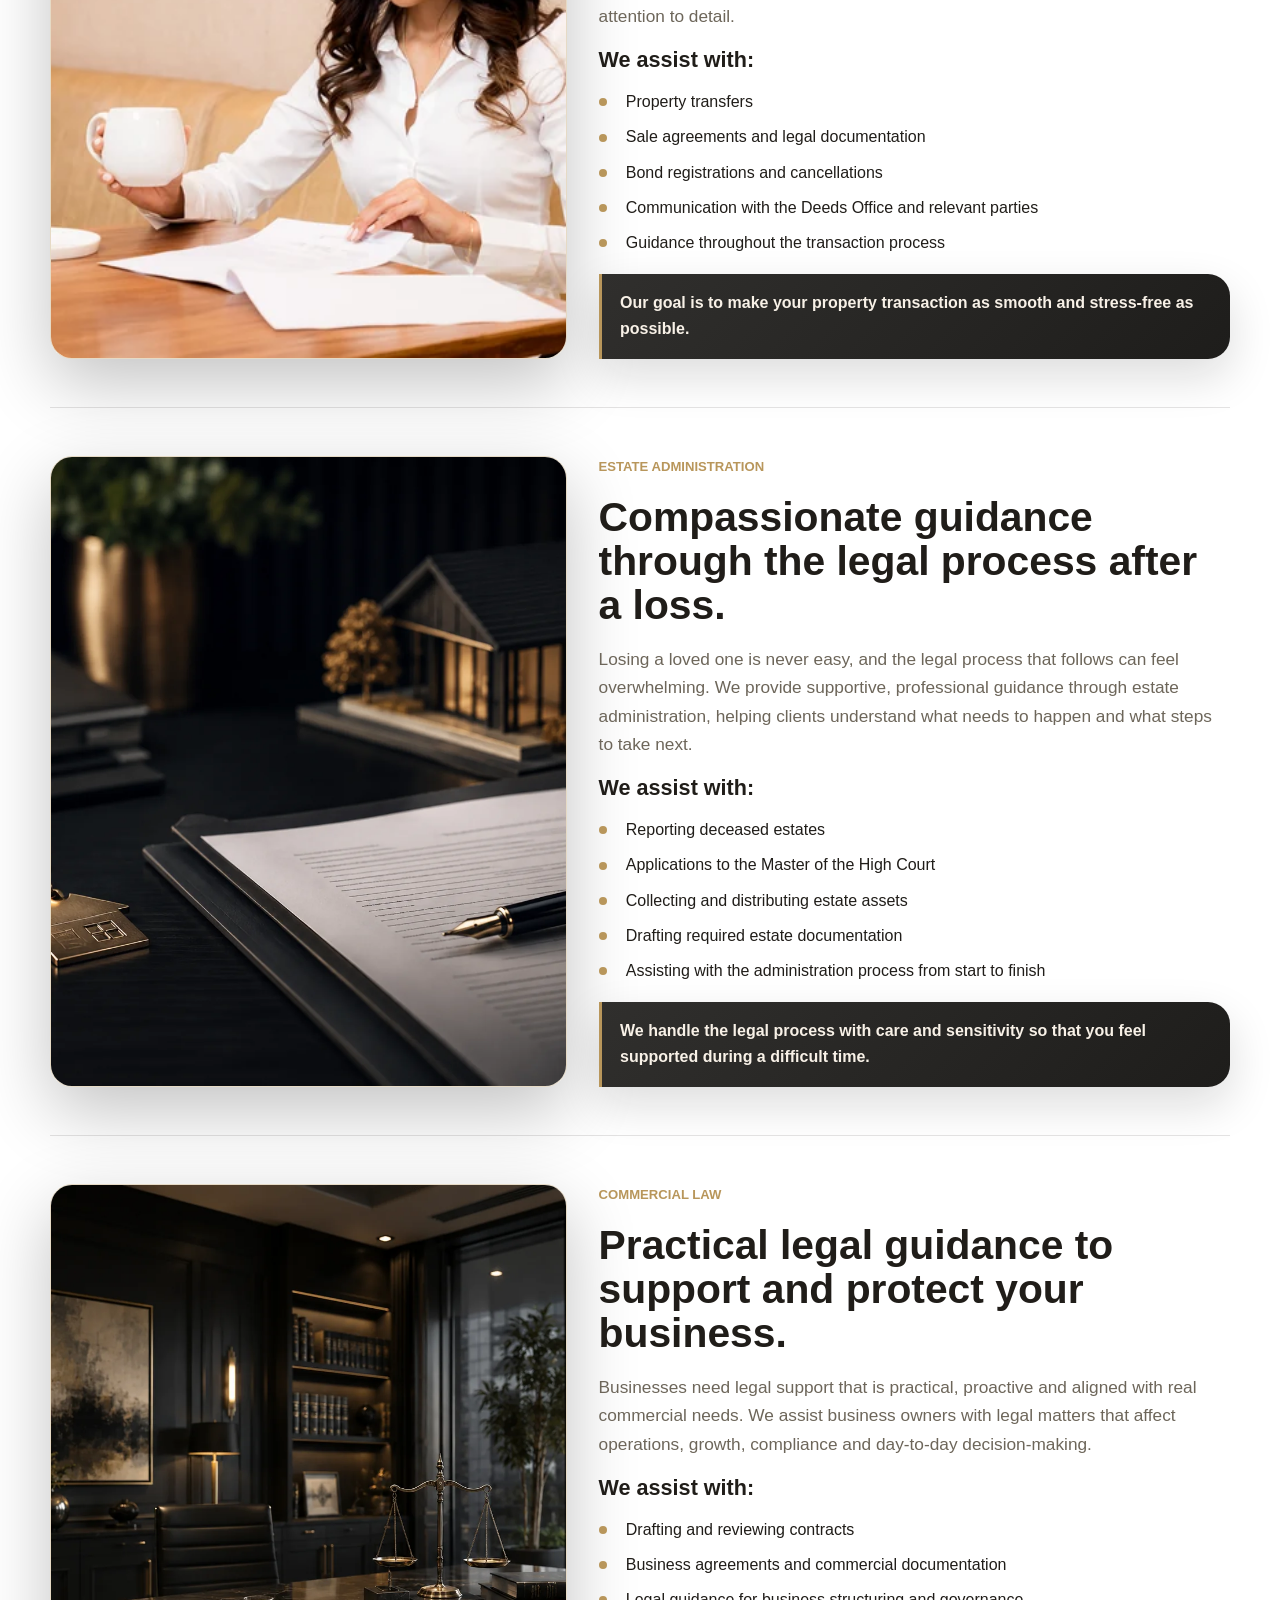
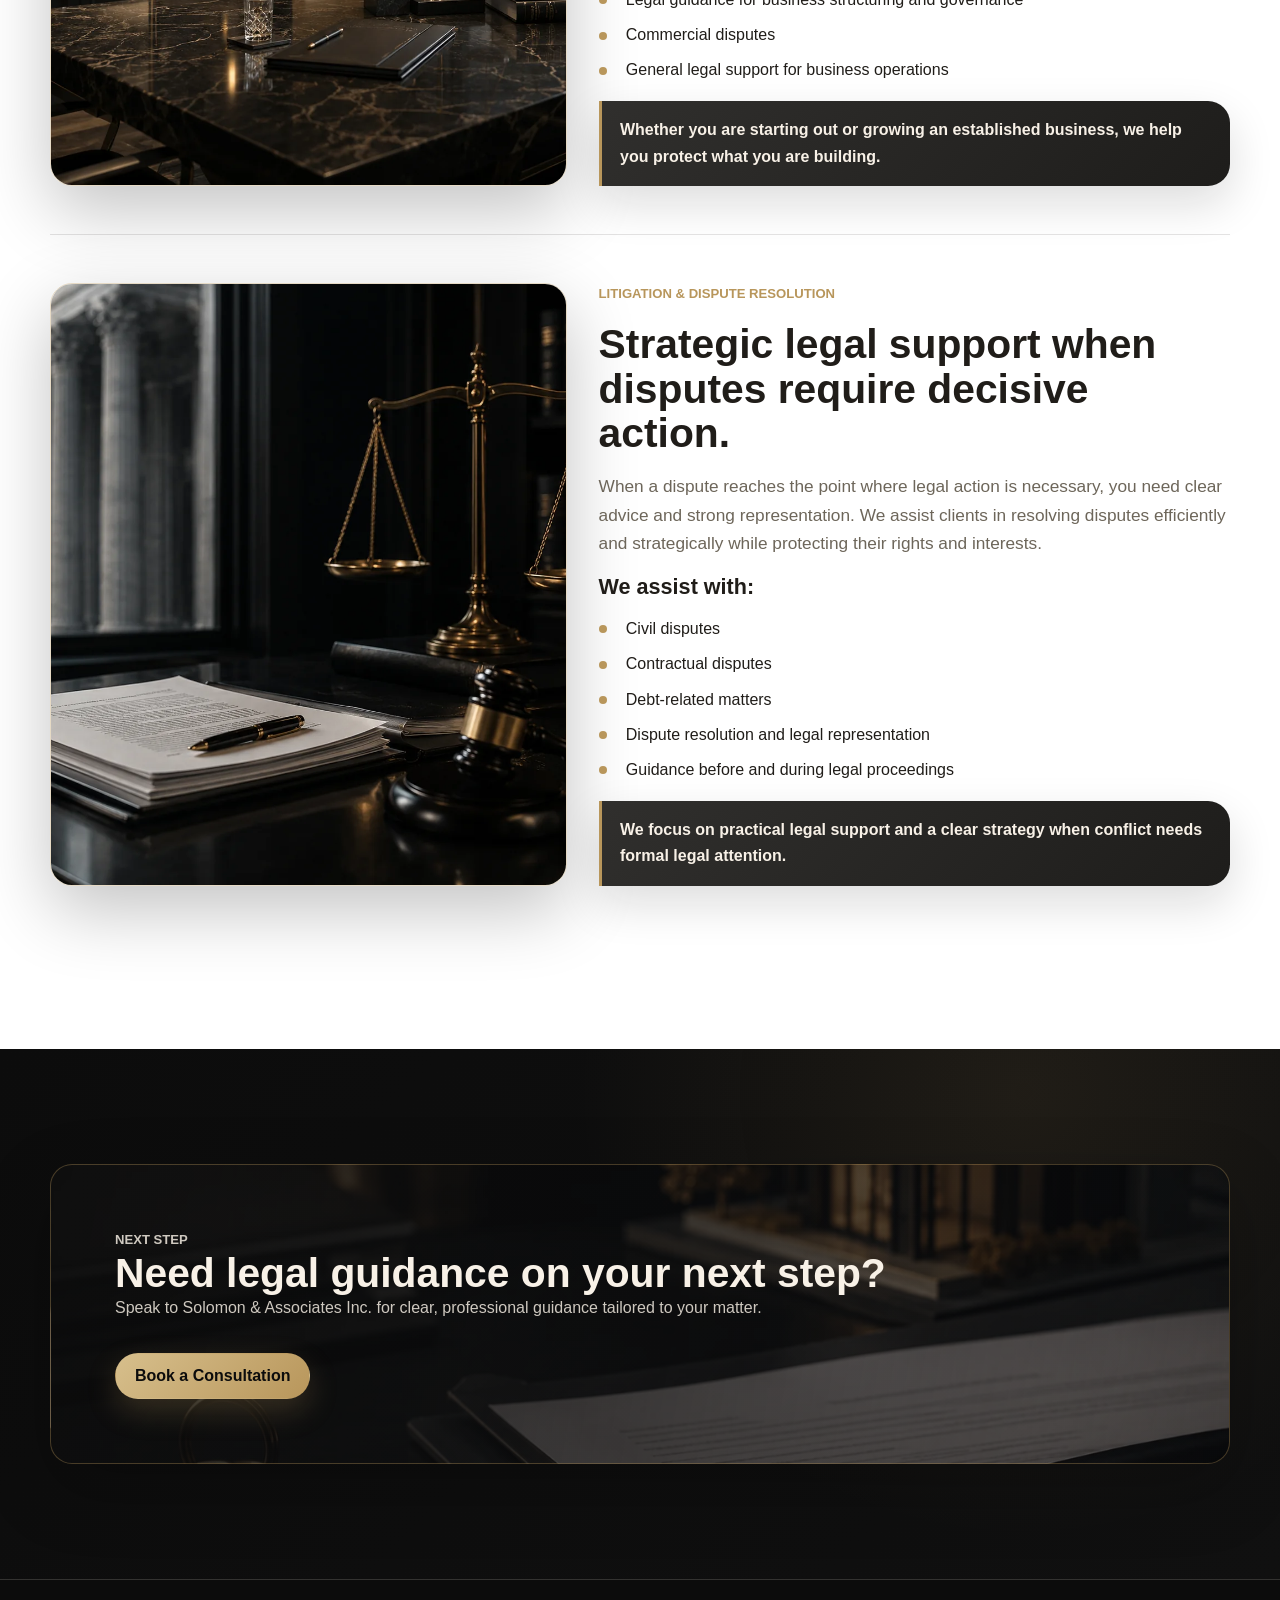
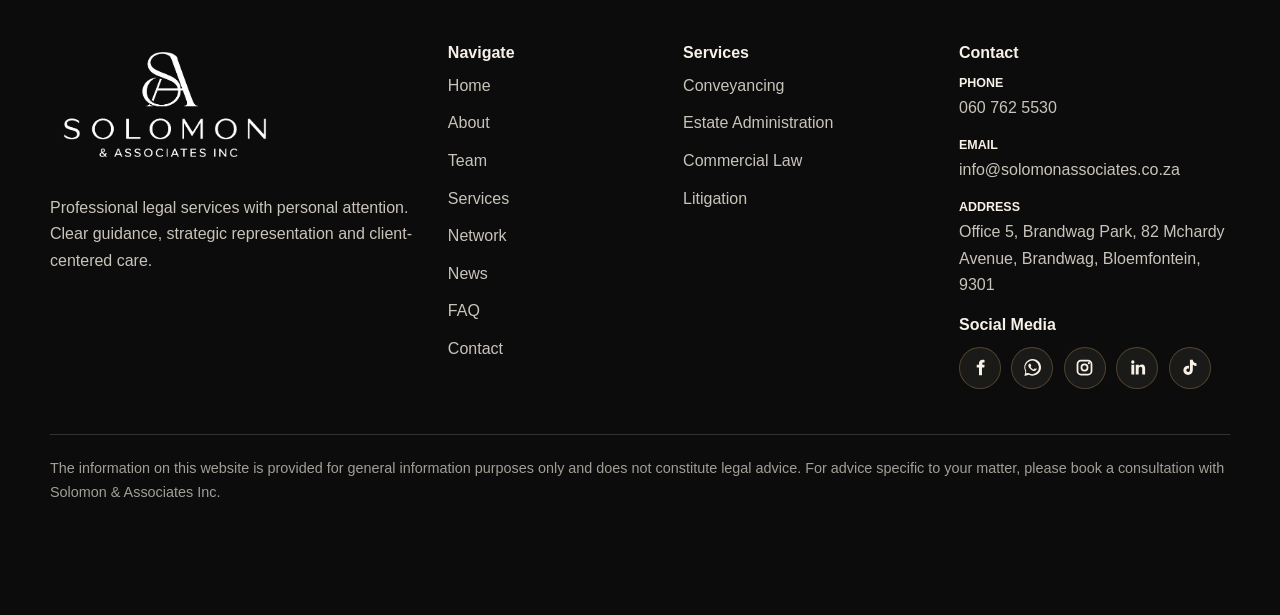
<file: Solomon_Associates_Website_Final/services.html>
<!doctype html>
<html lang="en-ZA">
<head>
  <meta charset="utf-8">
  <meta name="viewport" content="width=device-width, initial-scale=1">
  <title>Legal Services | Conveyancing, Estate Administration, Commercial Law and Litigation</title>
  <meta name="description" content="Explore legal services from Solomon &amp; Associates Inc., including conveyancing, estate administration, commercial law and litigation in South Africa.">
  <meta name="robots" content="index, follow">
  <link rel="stylesheet" href="styles.css">
  <script defer src="script.js"></script>
</head>
<body>
  <a class="skip-link" href="#main">Skip to content</a>
  <header class="site-header">
    <div class="container header-inner">
      <a class="brand" href="index.html" aria-label="Solomon & Associates Inc. home">
        <img src="assets/logo-white.png" alt="Solomon & Associates Inc. logo in white">
      </a>
      <nav class="site-nav" id="site-nav" aria-label="Main navigation">
        <a href="index.html">Home</a>
        <a href="about.html">About</a>
        <a href="about.html#team">Team</a>
        <a href="services.html" aria-current="page">Services</a>
        <a href="network.html">Network</a>
        <a href="news.html">News</a>
        <a href="faq.html">FAQ</a>
        <a href="contact.html">Contact</a>
      </nav>
      <div class="header-actions">
        <a class="btn btn-primary btn-small header-cta" href="contact.html">Book a Consultation</a>
        <button class="nav-toggle" type="button" aria-label="Open navigation" aria-expanded="false" aria-controls="site-nav"><span></span></button>
      </div>
    </div>
  </header>

  <main id="main">
    <section class="hero hero-page" style="--hero-image: url('assets/legal-office-one.webp');" aria-labelledby="services-title">
      <div class="container hero-inner">
        <div class="hero-content">
          <p class="eyebrow">Professional legal support for life, property, business and disputes</p>
          <h1 id="services-title">Our Services</h1>
          <p class="hero-copy">At Solomon &amp; Associates Inc., we offer focused legal services designed to protect your interests, simplify complex processes and provide clear guidance when you need it most. Whether you are dealing with a property matter, a dispute, a business issue or estate administration, we help you move forward with confidence.</p>
        </div>
      </div>
    </section>

    <section class="section section-cream">
      <div class="container">
        <div class="section-heading center">
          <p class="section-kicker">Practice Areas</p>
          <h2>Focused services with clear next steps.</h2>
          <p class="lead-dark">Select a service area below, or explore the detailed sections for the type of matter you need help with.</p>
        </div>
        <div class="service-grid">
          <article class="card">
            <p class="card-label">Property</p>
            <h3>Conveyancing</h3>
            <p>Property transactions handled with care, clarity and precision.</p>
            <a class="link-arrow" href="#conveyancing">Explore conveyancing</a>
          </article>
          <article class="card">
            <p class="card-label">Estates</p>
            <h3>Estate Administration</h3>
            <p>Compassionate guidance through the legal process after a loss.</p>
            <a class="link-arrow" href="#estate-administration">Explore estate support</a>
          </article>
          <article class="card">
            <p class="card-label">Business</p>
            <h3>Commercial Law</h3>
            <p>Practical legal solutions to support and protect your business.</p>
            <a class="link-arrow" href="#commercial-law">Explore commercial law</a>
          </article>
          <article class="card">
            <p class="card-label">Disputes</p>
            <h3>Litigation</h3>
            <p>Strategic legal support when disputes become serious.</p>
            <a class="link-arrow" href="#litigation">Explore litigation</a>
          </article>
        </div>
      </div>
    </section>

    <section class="section">
      <div class="container">
        <article class="service-detail" id="conveyancing">
          <img class="photo-work" src="assets/ED-1199.webp" srcset="assets/ED-1199-640.webp 640w, assets/ED-1199.webp 1440w" sizes="(max-width: 900px) calc(100vw - 40px), 560px" width="1440" height="960" alt="Shanay Solomon reviewing property transaction documents" loading="lazy" decoding="async">
          <div class="service-copy">
            <p class="section-kicker">Conveyancing</p>
            <h2>Property transactions handled with care, clarity and precision.</h2>
            <p class="lead-dark">Buying, selling or transferring property is a major step, and the legal process should not feel confusing. We assist clients with the legal side of property transactions, ensuring every stage is handled correctly, efficiently and with attention to detail.</p>
            <h3>We assist with:</h3>
            <ul class="check-list">
              <li>Property transfers</li>
              <li>Sale agreements and legal documentation</li>
              <li>Bond registrations and cancellations</li>
              <li>Communication with the Deeds Office and relevant parties</li>
              <li>Guidance throughout the transaction process</li>
            </ul>
            <p class="reassurance">Our goal is to make your property transaction as smooth and stress-free as possible.</p>
          </div>
        </article>

        <article class="service-detail" id="estate-administration">
          <img src="assets/property-law-desk.webp" alt="House keys and legal paperwork representing estate and property administration" loading="lazy">
          <div class="service-copy">
            <p class="section-kicker">Estate Administration</p>
            <h2>Compassionate guidance through the legal process after a loss.</h2>
            <p class="lead-dark">Losing a loved one is never easy, and the legal process that follows can feel overwhelming. We provide supportive, professional guidance through estate administration, helping clients understand what needs to happen and what steps to take next.</p>
            <h3>We assist with:</h3>
            <ul class="check-list">
              <li>Reporting deceased estates</li>
              <li>Applications to the Master of the High Court</li>
              <li>Collecting and distributing estate assets</li>
              <li>Drafting required estate documentation</li>
              <li>Assisting with the administration process from start to finish</li>
            </ul>
            <p class="reassurance">We handle the legal process with care and sensitivity so that you feel supported during a difficult time.</p>
          </div>
        </article>

        <article class="service-detail" id="commercial-law">
          <img src="assets/law-boardroom.webp" alt="Elegant boardroom with law books and scales for commercial legal guidance" loading="lazy">
          <div class="service-copy">
            <p class="section-kicker">Commercial Law</p>
            <h2>Practical legal guidance to support and protect your business.</h2>
            <p class="lead-dark">Businesses need legal support that is practical, proactive and aligned with real commercial needs. We assist business owners with legal matters that affect operations, growth, compliance and day-to-day decision-making.</p>
            <h3>We assist with:</h3>
            <ul class="check-list">
              <li>Drafting and reviewing contracts</li>
              <li>Business agreements and commercial documentation</li>
              <li>Legal guidance for business structuring and governance</li>
              <li>Commercial disputes</li>
              <li>General legal support for business operations</li>
            </ul>
            <p class="reassurance">Whether you are starting out or growing an established business, we help you protect what you are building.</p>
          </div>
        </article>

        <article class="service-detail" id="litigation">
          <img src="assets/litigation-desk.webp" alt="Legal documents, scales of justice and courtroom columns representing litigation support" loading="lazy">
          <div class="service-copy">
            <p class="section-kicker">Litigation &amp; Dispute Resolution</p>
            <h2>Strategic legal support when disputes require decisive action.</h2>
            <p class="lead-dark">When a dispute reaches the point where legal action is necessary, you need clear advice and strong representation. We assist clients in resolving disputes efficiently and strategically while protecting their rights and interests.</p>
            <h3>We assist with:</h3>
            <ul class="check-list">
              <li>Civil disputes</li>
              <li>Contractual disputes</li>
              <li>Debt-related matters</li>
              <li>Dispute resolution and legal representation</li>
              <li>Guidance before and during legal proceedings</li>
            </ul>
            <p class="reassurance">We focus on practical legal support and a clear strategy when conflict needs formal legal attention.</p>
          </div>
        </article>
      </div>
    </section>

    <section class="section section-charcoal">
      <div class="container">
        <div class="cta-band" style="--cta-image: url('assets/property-law-desk.webp');">
          <p class="section-kicker">Next Step</p>
          <h2>Need legal guidance on your next step?</h2>
          <p>Speak to Solomon &amp; Associates Inc. for clear, professional guidance tailored to your matter.</p>
          <div class="section-actions">
            <a class="btn btn-primary" href="contact.html">Book a Consultation</a>
          </div>
        </div>
      </div>
    </section>
  </main>

  <footer class="site-footer">
    <div class="container footer-grid">
      <div class="footer-column">
        <img class="footer-logo" src="assets/logo-white.png" alt="Solomon & Associates Inc. logo in white">
        <p>Professional legal services with personal attention. Clear guidance, strategic representation and client-centered care.</p>
      </div>
      <div class="footer-column">
        <h2>Navigate</h2>
        <a href="index.html">Home</a>
        <a href="about.html">About</a>
        <a href="about.html#team">Team</a>
        <a href="services.html">Services</a>
        <a href="network.html">Network</a>
        <a href="news.html">News</a>
        <a href="faq.html">FAQ</a>
        <a href="contact.html">Contact</a>
      </div>
      <div class="footer-column">
        <h2>Services</h2>
        <a href="services.html#conveyancing">Conveyancing</a>
        <a href="services.html#estate-administration">Estate Administration</a>
        <a href="services.html#commercial-law">Commercial Law</a>
        <a href="services.html#litigation">Litigation</a>
      </div>
      <div class="footer-column">
        <h2>Contact</h2>
        <div class="footer-contact-list">
          <div class="footer-contact-item">
            <strong>Phone</strong>
            <a href="tel:+27607625530">060 762 5530</a>
          </div>
          <div class="footer-contact-item">
            <strong>Email</strong>
            <a href="mailto:info@solomonassociates.co.za">info@solomonassociates.co.za</a>
          </div>
          <div class="footer-contact-item">
            <strong>Address</strong>
            <span>Office 5, Brandwag Park, 82 Mchardy Avenue, Brandwag, Bloemfontein, 9301</span>
          </div>
        </div>
        <div class="footer-social">
          <h3>Social Media</h3>
          <div class="social-icons" aria-label="Social media links">
            <a class="social-icon" href="https://www.facebook.com/solomonassociatesinc" aria-label="Facebook"><svg viewBox="0 0 24 24" aria-hidden="true"><path d="M14.1 8.8V7.2c0-.8.5-1 1-1h1.5V3.4c-.7-.1-1.5-.2-2.3-.2-2.4 0-4 1.4-4 4v1.6H7.7v3.1h2.6v8.9h3.4v-8.9h2.6l.4-3.1h-3Z"/></svg></a>
            <a class="social-icon" href="https://wa.me/27607625530" aria-label="WhatsApp"><svg viewBox="0 0 32 32" aria-hidden="true"><path d="M16 3.2A12.6 12.6 0 0 0 5.1 22.1L3.8 28.8l6.8-1.8A12.6 12.6 0 1 0 16 3.2Zm0 22.9c-1.9 0-3.7-.5-5.3-1.4l-.4-.2-4 .1.1-3.9-.3-.4A10.3 10.3 0 1 1 16 26.1Zm5.8-7.7c-.3-.2-1.8-.9-2.1-1s-.5-.2-.7.2-.8 1-1 1.2-.4.2-.7.1a8.3 8.3 0 0 1-4.1-3.6c-.3-.5.3-.5.8-1.6.1-.2 0-.4 0-.6s-.7-1.7-1-2.3-.5-.5-.7-.5h-.6c-.2 0-.6.1-.9.4s-1.1 1.1-1.1 2.6 1.1 3 1.3 3.2a12.2 12.2 0 0 0 4.7 4.2c1.7.7 2.3.8 3.1.7 1-.1 2.9-1.2 3.3-2.3.4-1.1.4-2 .3-2.2-.2-.2-.4-.3-.7-.5Z"/></svg></a>
            <a class="social-icon" href="https://www.instagram.com/solomonassociatesinc" aria-label="Instagram"><svg viewBox="0 0 24 24" aria-hidden="true"><rect x="4" y="4" width="16" height="16" rx="4" fill="none" stroke="currentColor" stroke-width="2"/><circle cx="12" cy="12" r="3.5" fill="none" stroke="currentColor" stroke-width="2"/><circle cx="17" cy="7" r="1.2"/></svg></a>
            <a class="social-icon" href="https://www.linkedin.com/in/shanay-solomon/" aria-label="LinkedIn"><svg viewBox="0 0 24 24" aria-hidden="true"><path d="M5 8.8h3.3V20H5V8.8Zm1.7-5A1.9 1.9 0 1 1 6.6 7.6a1.9 1.9 0 0 1 .1-3.8ZM10.5 8.8h3.1v1.5h.1c.4-.8 1.5-1.8 3.1-1.8 3.3 0 3.9 2.2 3.9 5V20h-3.3v-5.8c0-1.4 0-3.1-1.9-3.1s-2.2 1.5-2.2 3V20h-3.3V8.8Z"/></svg></a>
            <a class="social-icon" href="https://www.tiktok.com/@solomonassociatesinc" aria-label="TikTok"><svg viewBox="0 0 24 24" aria-hidden="true"><path d="M15.7 3c.4 2.4 1.8 3.9 4.3 4.1v3.2a7.1 7.1 0 0 1-4.2-1.4v5.8c0 3.5-2.2 5.9-5.6 5.9A5.3 5.3 0 0 1 5 15.2c0-3.4 2.8-5.8 6.4-5.2v3.4c-1.6-.5-3 .3-3 1.8 0 1.2.9 2 2 2 1.3 0 2.1-.8 2.1-2.6V3h3.2Z"/></svg></a>
          </div>
        </div>
      </div>
    </div>
    <div class="container disclaimer">
      <p>The information on this website is provided for general information purposes only and does not constitute legal advice. For advice specific to your matter, please book a consultation with Solomon &amp; Associates Inc.</p>
    </div>
  </footer>

  <a class="whatsapp-float" href="https://wa.me/27607625530" aria-label="WhatsApp Solomon & Associates Inc."><svg viewBox="0 0 32 32" aria-hidden="true"><path d="M16 3.2A12.6 12.6 0 0 0 5.1 22.1L3.8 28.8l6.8-1.8A12.6 12.6 0 1 0 16 3.2Zm0 22.9c-1.9 0-3.7-.5-5.3-1.4l-.4-.2-4 .1.1-3.9-.3-.4A10.3 10.3 0 1 1 16 26.1Zm5.8-7.7c-.3-.2-1.8-.9-2.1-1s-.5-.2-.7.2-.8 1-1 1.2-.4.2-.7.1a8.3 8.3 0 0 1-4.1-3.6c-.3-.5.3-.5.8-1.6.1-.2 0-.4 0-.6s-.7-1.7-1-2.3-.5-.5-.7-.5h-.6c-.2 0-.6.1-.9.4s-1.1 1.1-1.1 2.6 1.1 3 1.3 3.2a12.2 12.2 0 0 0 4.7 4.2c1.7.7 2.3.8 3.1.7 1-.1 2.9-1.2 3.3-2.3.4-1.1.4-2 .3-2.2-.2-.2-.4-.3-.7-.5Z"/></svg><span>WhatsApp Solomon & Associates Inc.</span></a>
</body>
</html>
</file>
<file: Solomon_Associates_Website_Final/styles.css>
.team-section { background: #fff; color: #201d19; scroll-margin-top: 110px; }
.team-heading { margin-bottom: 40px; }
.team-profile { display: grid; grid-template-columns: minmax(0, 0.85fr) minmax(0, 1.15fr); gap: 56px; align-items: start; }
.team-portrait { margin: 0; }
.team-profile + .team-profile { margin-top: 64px; padding-top: 64px; border-top: 1px solid var(--line); }
.team-portrait img { display: block; width: 100%; height: auto; aspect-ratio: 1; object-fit: contain; border-bottom: 3px solid #b8965b; }
.team-biography { min-width: 0; }
.team-biography h3 { font-size: 2rem; line-height: 1.2; margin: 0 0 24px; }
.team-biography p { line-height: 1.8; margin-bottom: 18px; }
@media (max-width: 900px) {
  .team-profile { grid-template-columns: 1fr; gap: 32px; }
  .team-portrait { width: 100%; max-width: 480px; }
}

:root {
  --black: #0c0c0c;
  --charcoal: #101010;
  --charcoal-soft: #151311;
  --white: #ffffff;
  --ivory: #f8f1e7;
  --cream: #ffffff;
  --cream-deep: #efe7d9;
  --gold: #b8965b;
  --gold-soft: #d7bf8c;
  --sage: #747b6b;
  --text-dark: #201d19;
  --text-muted: #6d665a;
  --line: rgba(184, 150, 91, 0.35);
  --line-soft: rgba(255, 248, 236, 0.16);
  --shadow: 0 24px 70px rgba(0, 0, 0, 0.24);
  --radius: 22px;
  --section: clamp(72px, 9vw, 128px);
  --container: 1180px;
  --header-height: 82px;
  --font: Inter, Manrope, Montserrat, "Segoe UI", Arial, sans-serif;
}

* {
  box-sizing: border-box;
}

html {
  scroll-behavior: smooth;
}

body {
  margin: 0;
  background: var(--white);
  color: var(--text-dark);
  font-family: var(--font);
  line-height: 1.65;
}

body.nav-open {
  overflow: hidden;
}

img {
  display: block;
  max-width: 100%;
}

a {
  color: inherit;
  text-decoration: none;
}

p,
ul,
ol {
  margin: 0;
}

ul,
ol {
  padding-left: 1.2rem;
}

li + li {
  margin-top: 0.45rem;
}

h1,
h2,
h3,
h4 {
  margin: 0;
  line-height: 1.08;
  font-weight: 650;
}

h1 {
  font-size: 4rem;
  max-width: 900px;
}

h2 {
  font-size: 2.55rem;
}

h3 {
  font-size: 1.35rem;
}

h4 {
  font-size: 1rem;
}

button,
input,
select,
textarea {
  font: inherit;
}

:focus-visible {
  outline: 3px solid var(--gold-soft);
  outline-offset: 4px;
}

.skip-link {
  position: absolute;
  left: 1rem;
  top: 0.75rem;
  z-index: 999;
  transform: translateY(-160%);
  background: var(--gold-soft);
  color: var(--black);
  border-radius: 999px;
  padding: 0.7rem 1rem;
  font-weight: 700;
}

.skip-link:focus {
  transform: translateY(0);
}

.container {
  width: min(calc(100% - 40px), var(--container));
  margin-inline: auto;
}

.narrow {
  width: min(calc(100% - 40px), 840px);
  margin-inline: auto;
}

.section {
  padding-block: var(--section);
}

.section-cream {
  background: linear-gradient(180deg, var(--white), #fbfaf7);
}

.section-dark {
  background:
    radial-gradient(circle at 15% 5%, rgba(184, 150, 91, 0.16), transparent 34rem),
    linear-gradient(135deg, var(--black), var(--charcoal));
  color: var(--ivory);
}

.section-charcoal {
  background:
    radial-gradient(circle at 80% 8%, rgba(184, 150, 91, 0.1), transparent 28rem),
    linear-gradient(135deg, var(--black), var(--charcoal));
  color: var(--ivory);
}

.site-header {
  position: sticky;
  top: 0;
  z-index: 100;
  min-height: var(--header-height);
  background: rgba(12, 12, 12, 0.91);
  border-bottom: 1px solid var(--line-soft);
  backdrop-filter: blur(18px);
}

.header-inner {
  min-height: var(--header-height);
  display: flex;
  align-items: center;
  justify-content: space-between;
  gap: 1rem;
}

.brand {
  display: inline-flex;
  align-items: center;
  min-width: 160px;
}

.brand img {
  width: 188px;
  height: auto;
}

.site-nav {
  display: flex;
  align-items: center;
  gap: 1.1rem;
  color: rgba(255, 248, 236, 0.82);
  font-size: 0.95rem;
}

.site-nav a {
  position: relative;
  padding: 0.35rem 0;
}

.site-nav a::after {
  content: "";
  position: absolute;
  left: 0;
  right: 0;
  bottom: -0.25rem;
  height: 1px;
  transform: scaleX(0);
  transform-origin: center;
  background: var(--gold-soft);
  transition: transform 180ms ease;
}

.site-nav a:hover,
.site-nav a[aria-current="page"] {
  color: var(--ivory);
}

.site-nav a:hover::after,
.site-nav a[aria-current="page"]::after {
  transform: scaleX(1);
}

.header-actions {
  display: flex;
  align-items: center;
  gap: 0.75rem;
}

.nav-toggle {
  display: none;
  width: 44px;
  height: 44px;
  border: 1px solid var(--line);
  border-radius: 999px;
  background: rgba(255, 248, 236, 0.06);
  color: var(--ivory);
  cursor: pointer;
}

.nav-toggle span,
.nav-toggle::before,
.nav-toggle::after {
  content: "";
  display: block;
  width: 18px;
  height: 2px;
  margin: 4px auto;
  background: currentColor;
  border-radius: 999px;
}

.btn {
  display: inline-flex;
  align-items: center;
  justify-content: center;
  min-height: 46px;
  padding: 0.78rem 1.18rem;
  border: 1px solid transparent;
  border-radius: 999px;
  font-weight: 750;
  line-height: 1.1;
  cursor: pointer;
  transition: transform 180ms ease, border-color 180ms ease, background 180ms ease;
}

.btn:hover {
  transform: translateY(-2px);
}

.btn-primary {
  background: linear-gradient(135deg, var(--gold-soft), var(--gold));
  color: var(--black);
  box-shadow: 0 12px 30px rgba(184, 150, 91, 0.24);
}

.btn-secondary {
  border-color: var(--line);
  color: var(--ivory);
  background: rgba(255, 248, 236, 0.06);
}

.btn-dark {
  background: var(--black);
  color: var(--ivory);
  border-color: var(--black);
}

.btn-outline {
  border-color: var(--line);
  color: var(--text-dark);
  background: rgba(255, 255, 255, 0.32);
}

.btn-small {
  min-height: 40px;
  padding: 0.65rem 0.9rem;
  font-size: 0.9rem;
}

.hero {
  position: relative;
  isolation: isolate;
  overflow: hidden;
  color: var(--ivory);
}

.hero::before {
  content: "";
  position: absolute;
  inset: 0;
  z-index: -2;
  background: var(--hero-image) center / cover no-repeat;
}

.hero::after {
  content: "";
  position: absolute;
  inset: 0;
  z-index: -1;
  background:
    linear-gradient(90deg, rgba(12, 12, 12, 0.88), rgba(12, 12, 12, 0.58) 48%, rgba(12, 12, 12, 0.3)),
    linear-gradient(0deg, rgba(12, 12, 12, 0.58), rgba(12, 12, 12, 0.04));
}

.hero-home {
  --hero-image: url("assets/property-transfer.webp");
  min-height: 76vh;
}

.hero-page {
  min-height: 430px;
}

.hero-inner {
  min-height: inherit;
  display: grid;
  align-content: center;
  padding-block: 5rem;
}

.hero-content {
  width: min(760px, 100%);
}

.eyebrow {
  display: inline-flex;
  align-items: center;
  gap: 0.75rem;
  margin-bottom: 1rem;
  color: var(--gold-soft);
  font-size: 0.92rem;
  font-weight: 800;
  text-transform: uppercase;
  letter-spacing: 0;
}

.eyebrow::before {
  content: "";
  width: 48px;
  height: 1px;
  background: currentColor;
}

.hero p,
.lead {
  font-size: 1.12rem;
  color: rgba(255, 248, 236, 0.86);
}

.lead-dark {
  color: var(--text-muted);
  font-size: 1.08rem;
}

.hero-copy {
  margin-top: 1.25rem;
  max-width: 700px;
}

.hero-actions,
.section-actions {
  display: flex;
  flex-wrap: wrap;
  gap: 0.85rem;
  margin-top: 2rem;
}

.trust-strip {
  background: var(--black);
  border-top: 1px solid var(--line-soft);
  border-bottom: 1px solid var(--line-soft);
  color: var(--ivory);
}

.trust-list {
  display: grid;
  grid-template-columns: repeat(4, 1fr);
}

.trust-list a,
.trust-list span {
  min-height: 76px;
  display: grid;
  place-items: center;
  padding: 1rem;
  border-right: 1px solid var(--line-soft);
  color: rgba(255, 248, 236, 0.82);
  font-weight: 760;
  text-align: center;
}

.trust-list a:first-child,
.trust-list span:first-child {
  border-left: 1px solid var(--line-soft);
}

.split {
  display: grid;
  grid-template-columns: minmax(0, 1fr) minmax(320px, 0.92fr);
  gap: clamp(2rem, 5vw, 4.5rem);
  align-items: center;
}

.split-reverse {
  grid-template-columns: minmax(320px, 0.92fr) minmax(0, 1fr);
}

.stack {
  display: grid;
  gap: 1.2rem;
}

.section-kicker {
  color: var(--gold);
  font-weight: 850;
  text-transform: uppercase;
  font-size: 0.82rem;
  letter-spacing: 0;
}

.section-heading {
  display: grid;
  gap: 1rem;
  max-width: 760px;
}

.section-heading.center {
  text-align: center;
  margin-inline: auto;
}

.section-logo {
  width: 180px;
  height: auto;
  margin-bottom: 1rem;
}

.section-logo.centered {
  margin-inline: auto;
  justify-self: center;
}

.section-logo-top {
  margin-bottom: clamp(2rem, 4vw, 3rem);
}

.about-mission {
  padding-top: clamp(56px, 7vw, 96px);
}

.section-subheading {
  color: var(--gold-soft);
  font-size: 1.35rem;
  font-weight: 650;
}

.gold-rule {
  width: 72px;
  height: 2px;
  background: linear-gradient(90deg, var(--gold), transparent);
}

.media-frame {
  overflow: hidden;
  border-radius: var(--radius);
  border: 1px solid var(--line);
  box-shadow: var(--shadow);
  background: var(--charcoal);
}

.media-frame img {
  width: 100%;
  height: 100%;
  min-height: 420px;
  object-fit: cover;
}

.portrait-frame img {
  object-position: center top;
}

.image-band {
  position: relative;
  min-height: 340px;
  overflow: hidden;
  border-radius: var(--radius);
  border: 1px solid var(--line);
  box-shadow: var(--shadow);
}

.image-band img {
  width: 100%;
  height: 100%;
  min-height: 340px;
  object-fit: cover;
}

.image-band::after {
  content: "";
  position: absolute;
  inset: 0;
  background: linear-gradient(90deg, rgba(12, 12, 12, 0.72), transparent);
}

.service-grid,
.value-grid,
.news-grid,
.contact-cards {
  display: grid;
  grid-template-columns: repeat(4, 1fr);
  gap: 1rem;
  margin-top: 2.4rem;
}

.news-grid {
  grid-template-columns: repeat(3, 1fr);
}

.value-grid {
  grid-template-columns: repeat(5, 1fr);
}

.contact-cards {
  grid-template-columns: repeat(3, 1fr);
}

.card {
  position: relative;
  display: grid;
  gap: 1rem;
  align-content: start;
  min-height: 100%;
  padding: 1.4rem;
  border: 1px solid var(--line);
  border-radius: var(--radius);
  background: rgba(255, 255, 255, 0.92);
  box-shadow: 0 18px 55px rgba(32, 29, 25, 0.08);
}

.card-dark {
  background: linear-gradient(160deg, rgba(18, 18, 18, 0.99), rgba(8, 8, 8, 0.98));
  color: var(--ivory);
  border-color: var(--line);
}

.card-dark p,
.section-dark .lead-dark,
.section-charcoal .lead-dark {
  color: rgba(255, 248, 236, 0.76);
}

.card-media {
  padding: 0;
  overflow: hidden;
}

.card-media img {
  width: 100%;
  height: auto;
  aspect-ratio: 4 / 3;
  object-fit: cover;
}

.card-body {
  display: grid;
  gap: 0.9rem;
  padding: 1.3rem;
}

.card-label {
  color: var(--gold);
  font-size: 0.84rem;
  font-weight: 850;
  text-transform: uppercase;
}

.service-card {
  overflow: hidden;
  padding: 1.55rem;
}

.service-card::after {
  content: "";
  position: absolute;
  left: 1.4rem;
  right: 1.4rem;
  bottom: 0;
  height: 2px;
  background: linear-gradient(90deg, transparent, var(--gold), transparent);
  opacity: 0.9;
}

.service-icon {
  width: 72px;
  height: 72px;
  display: grid;
  place-items: center;
  margin-bottom: 0.3rem;
  border: 1px solid rgba(215, 191, 140, 0.58);
  border-radius: 999px;
  background:
    radial-gradient(circle at 50% 55%, rgba(215, 191, 140, 0.18), transparent 58%),
    rgba(12, 12, 12, 0.18);
  color: var(--gold-soft);
  box-shadow: inset 0 0 0 7px rgba(184, 150, 91, 0.08);
}

.service-icon svg {
  width: 36px;
  height: 36px;
  stroke: currentColor;
  fill: none;
  stroke-width: 1.7;
  stroke-linecap: round;
  stroke-linejoin: round;
}

.link-arrow {
  display: inline-flex;
  width: fit-content;
  color: var(--gold);
  font-weight: 850;
  border-bottom: 1px solid rgba(184, 150, 91, 0.45);
}

.feature-list {
  display: grid;
  gap: 1rem;
  margin-top: 2rem;
  padding: 0;
  list-style: none;
}

.feature-list li {
  display: grid;
  grid-template-columns: 12px 1fr;
  gap: 0.9rem;
  align-items: start;
  margin: 0;
}

.feature-list li::before {
  content: "";
  width: 12px;
  height: 12px;
  margin-top: 0.48rem;
  border-radius: 999px;
  background: var(--gold);
  box-shadow: 0 0 0 5px rgba(184, 150, 91, 0.14);
}

.why-modern {
  background:
    linear-gradient(180deg, var(--white), #fbfaf7 70%, var(--white));
}

.why-grid {
  display: grid;
  grid-template-columns: minmax(0, 0.9fr) minmax(0, 1.1fr);
  gap: clamp(2rem, 5vw, 4.5rem);
  align-items: start;
}

.why-cards {
  display: grid;
  grid-template-columns: repeat(2, 1fr);
  gap: 1rem;
}

.why-card {
  min-height: 230px;
  display: grid;
  gap: 0.85rem;
  align-content: start;
  padding: 1.35rem;
  border: 1px solid rgba(32, 29, 25, 0.11);
  border-radius: var(--radius);
  background: var(--white);
  box-shadow: 0 20px 60px rgba(32, 29, 25, 0.08);
}

.why-card:nth-child(2),
.why-card:nth-child(4) {
  transform: translateY(1.4rem);
}

.why-number {
  width: 42px;
  height: 42px;
  display: grid;
  place-items: center;
  border-radius: 999px;
  background: var(--black);
  color: var(--gold-soft);
  font-weight: 850;
}

.statement-panel {
  padding: 2rem;
  border-radius: var(--radius);
  border: 1px solid var(--line);
  background: rgba(12, 12, 12, 0.04);
}

.section-dark .statement-panel,
.section-charcoal .statement-panel {
  background: rgba(12, 12, 12, 0.82);
}

.timeline {
  display: grid;
  grid-template-columns: repeat(4, 1fr);
  gap: 1rem;
  padding: 0;
  margin: 2.4rem 0 0;
  list-style: none;
}

.timeline li {
  margin: 0;
  padding: 1.25rem;
  border: 1px solid var(--line);
  border-radius: var(--radius);
  background: rgba(255, 248, 236, 0.07);
}

.service-detail {
  scroll-margin-top: 110px;
  display: grid;
  grid-template-columns: minmax(0, 0.9fr) minmax(0, 1.1fr);
  gap: 2rem;
  align-items: stretch;
  padding-block: 3rem;
  border-top: 1px solid rgba(32, 29, 25, 0.12);
}

.service-detail:first-of-type {
  border-top: 0;
  padding-top: 0;
}

.service-detail img {
  width: 100%;
  height: 100%;
  min-height: 360px;
  object-fit: cover;
  border-radius: var(--radius);
  border: 1px solid var(--line);
  box-shadow: var(--shadow);
}

.service-copy {
  display: grid;
  gap: 1.1rem;
  align-content: center;
}

.check-list {
  padding: 0;
  list-style: none;
  display: grid;
  gap: 0.55rem;
}

.check-list li {
  margin: 0;
  display: grid;
  grid-template-columns: 1rem 1fr;
  gap: 0.7rem;
}

.check-list li::before {
  content: "";
  width: 8px;
  height: 8px;
  margin-top: 0.58rem;
  border-radius: 999px;
  background: var(--gold);
}

.reassurance {
  padding: 1rem 1.15rem;
  border-left: 3px solid var(--gold);
  background: linear-gradient(135deg, #302f2d, #1e1d1b);
  border-radius: 0 var(--radius) var(--radius) 0;
  color: var(--ivory);
  font-weight: 700;
  box-shadow: 0 18px 45px rgba(12, 12, 12, 0.14);
}

.news-filter {
  display: flex;
  flex-wrap: wrap;
  gap: 0.7rem;
  margin-top: 2rem;
}

.pill {
  display: inline-flex;
  align-items: center;
  justify-content: center;
  min-height: 38px;
  padding: 0.55rem 0.9rem;
  border: 1px solid var(--line);
  border-radius: 999px;
  color: var(--text-muted);
  background: rgba(255, 255, 255, 0.32);
  font-weight: 760;
}

.faq-layout {
  display: grid;
  grid-template-columns: 0.36fr 0.64fr;
  gap: 2rem;
  align-items: start;
}

.faq-nav {
  position: sticky;
  top: 106px;
  display: grid;
  gap: 0.75rem;
}

.faq-nav a {
  padding: 0.8rem 1rem;
  border: 1px solid rgba(32, 29, 25, 0.12);
  border-radius: 999px;
  color: var(--text-muted);
  background: rgba(255, 255, 255, 0.38);
  font-weight: 760;
}

.faq-section {
  scroll-margin-top: 110px;
  display: grid;
  gap: 0.85rem;
  margin-bottom: 2rem;
}

.faq-section h2 {
  font-size: 1.65rem;
  margin-bottom: 0.4rem;
}

.faq-item {
  border: 1px solid rgba(32, 29, 25, 0.14);
  border-radius: var(--radius);
  background: rgba(255, 255, 255, 0.42);
  overflow: hidden;
}

.faq-item summary {
  cursor: pointer;
  padding: 1.15rem 1.35rem;
  font-weight: 850;
  list-style: none;
}

.faq-item summary::-webkit-details-marker {
  display: none;
}

.faq-item summary::after {
  content: "+";
  float: right;
  color: var(--gold);
  font-weight: 850;
}

.faq-item[open] summary::after {
  content: "-";
}

.faq-item p {
  padding: 0 1.35rem 1.25rem;
  color: var(--text-muted);
}

.contact-layout {
  display: grid;
  grid-template-columns: minmax(0, 1.08fr) minmax(320px, 0.92fr);
  gap: 2rem;
  align-items: start;
}

.contact-form {
  display: grid;
  gap: 1rem;
  padding: 2rem;
  border: 1px solid var(--line);
  border-radius: var(--radius);
  background: rgba(255, 255, 255, 0.96);
  box-shadow: 0 18px 55px rgba(32, 29, 25, 0.08);
}

.detail-list {
  display: grid;
  gap: 1rem;
  padding: 0;
  list-style: none;
}

.detail-list li {
  margin: 0;
  padding-bottom: 1rem;
  border-bottom: 1px solid rgba(32, 29, 25, 0.12);
}

.detail-list li:last-child {
  border-bottom: 0;
  padding-bottom: 0;
}

.detail-list strong {
  display: block;
  color: var(--text-dark);
}

.detail-list a {
  color: var(--gold);
  font-weight: 800;
}

.contact-hook {
  display: grid;
  gap: 0.75rem;
}

.social-logo-link,
.whatsapp-logo-link {
  width: 54px;
  height: 54px;
  display: inline-grid;
  place-items: center;
  border-radius: 999px;
  color: var(--white);
  transition: transform 180ms ease, box-shadow 180ms ease;
}

.social-logo-link {
  background: #1877f2;
}

.whatsapp-logo-link {
  background: #1f8f4f;
}

.social-logo-link:hover,
.whatsapp-logo-link:hover {
  transform: translateY(-2px);
  box-shadow: 0 12px 30px rgba(32, 29, 25, 0.18);
}

.social-logo-link svg,
.whatsapp-logo-link svg,
.btn-whatsapp svg,
.whatsapp-float svg {
  width: 26px;
  height: 26px;
  fill: currentColor;
}

.btn-whatsapp {
  gap: 0.55rem;
  background: #1f8f4f;
  color: var(--white);
  border-color: #1f8f4f;
}

.form-row {
  display: grid;
  gap: 0.4rem;
}

.form-row label {
  font-weight: 800;
}

.form-row input,
.form-row select,
.form-row textarea {
  width: 100%;
  border: 1px solid rgba(32, 29, 25, 0.18);
  border-radius: 14px;
  background: #fffdf8;
  color: var(--text-dark);
  padding: 0.85rem 0.95rem;
}

.form-row textarea {
  min-height: 150px;
  resize: vertical;
}

.microcopy {
  color: var(--text-muted);
  font-size: 0.92rem;
}

.map-placeholder {
  min-height: 260px;
  display: grid;
  place-items: center;
  gap: 1rem;
  padding: 2rem;
  text-align: center;
  border-radius: var(--radius);
  border: 1px dashed var(--line);
  background:
    linear-gradient(135deg, rgba(12, 12, 12, 0.9), rgba(12, 12, 12, 0.76)),
    url("assets/law-boardroom.webp") center / cover;
  color: var(--ivory);
}

.map-placeholder p {
  margin: 0;
}

.cta-band {
  position: relative;
  overflow: hidden;
  border-radius: var(--radius);
  border: 1px solid var(--line);
  background:
    linear-gradient(100deg, rgba(12, 12, 12, 0.92), rgba(12, 12, 12, 0.6)),
    var(--cta-image) center / cover;
  color: var(--ivory);
  padding: clamp(2rem, 5vw, 4rem);
  box-shadow: var(--shadow);
}

.cta-band p {
  max-width: 720px;
  color: rgba(255, 248, 236, 0.8);
}

.hero-network {
  min-height: 660px;
}

.hero-network::before {
  background-position: center;
  filter: saturate(0.92) contrast(1.04);
}

.hero-network::after {
  background:
    linear-gradient(90deg, rgba(12, 12, 12, 0.94), rgba(12, 12, 12, 0.72) 48%, rgba(12, 12, 12, 0.38)),
    linear-gradient(0deg, rgba(12, 12, 12, 0.72), rgba(12, 12, 12, 0.08)),
    repeating-linear-gradient(135deg, rgba(215, 191, 140, 0.11) 0 1px, transparent 1px 78px);
}

.network-hero-content {
  width: min(900px, 100%);
}

.network-hero-points {
  display: flex;
  flex-wrap: wrap;
  gap: 0.72rem;
  margin-top: 2rem;
}

.network-hero-points span {
  display: inline-flex;
  min-height: 38px;
  align-items: center;
  justify-content: center;
  padding: 0.55rem 0.85rem;
  border: 1px solid rgba(215, 191, 140, 0.34);
  border-radius: 999px;
  background: rgba(255, 248, 236, 0.06);
  color: rgba(255, 248, 236, 0.82);
  font-size: 0.86rem;
  font-weight: 800;
}

.network-card-grid,
.network-provide-grid,
.region-grid,
.practice-grid {
  display: grid;
  gap: 1rem;
  margin-top: 2.4rem;
}

.network-card-grid {
  grid-template-columns: repeat(4, 1fr);
}

.network-card {
  min-height: 100%;
  display: grid;
  gap: 1rem;
  align-content: start;
  padding: 1.45rem;
  border: 1px solid rgba(32, 29, 25, 0.12);
  border-radius: var(--radius);
  background: var(--white);
  box-shadow: 0 18px 55px rgba(32, 29, 25, 0.08);
}

.network-icon {
  width: 62px;
  height: 62px;
  display: grid;
  place-items: center;
  border: 1px solid rgba(184, 150, 91, 0.44);
  border-radius: 999px;
  background: linear-gradient(135deg, rgba(12, 12, 12, 0.96), #1a1713);
  color: var(--gold-soft);
}

.network-icon svg {
  width: 31px;
  height: 31px;
  fill: none;
  stroke: currentColor;
  stroke-linecap: round;
  stroke-linejoin: round;
  stroke-width: 1.7;
}

.network-compact-grid {
  display: grid;
  grid-template-columns: repeat(5, 1fr);
  gap: 0.85rem;
  margin-top: 2.4rem;
}

.network-compact-grid span,
.practice-grid span,
.region-grid span {
  min-height: 66px;
  display: grid;
  align-items: center;
  padding: 1rem;
  border: 1px solid rgba(32, 29, 25, 0.12);
  border-radius: 16px;
  background: rgba(255, 255, 255, 0.82);
  color: var(--text-dark);
  font-weight: 800;
  box-shadow: 0 12px 32px rgba(32, 29, 25, 0.05);
}

.network-provide-grid {
  grid-template-columns: repeat(4, 1fr);
}

.network-provide-grid article {
  min-height: 118px;
  display: grid;
  align-content: space-between;
  gap: 1rem;
  padding: 1.15rem;
  border: 1px solid rgba(215, 191, 140, 0.2);
  border-radius: 16px;
  background:
    linear-gradient(145deg, rgba(255, 248, 236, 0.08), rgba(255, 248, 236, 0.02)),
    rgba(12, 12, 12, 0.3);
}

.network-provide-grid span {
  color: var(--gold-soft);
  font-size: 0.78rem;
  font-weight: 850;
}

.network-provide-grid p {
  color: rgba(255, 248, 236, 0.84);
  font-weight: 800;
}

.network-cta {
  display: flex;
  align-items: center;
  justify-content: space-between;
  gap: 1.4rem;
  margin-top: 2.6rem;
  padding: clamp(1.25rem, 3vw, 2rem);
  border: 1px solid rgba(215, 191, 140, 0.32);
  border-radius: var(--radius);
  background:
    linear-gradient(135deg, rgba(12, 12, 12, 0.92), rgba(20, 18, 15, 0.92)),
    repeating-linear-gradient(135deg, rgba(215, 191, 140, 0.1) 0 1px, transparent 1px 54px);
  color: var(--ivory);
}

.network-cta p {
  color: rgba(255, 248, 236, 0.76);
}

.network-cta-light {
  background: var(--black);
}

.region-grid {
  position: relative;
  grid-template-columns: repeat(4, 1fr);
  isolation: isolate;
}

.region-grid::before {
  content: "";
  position: absolute;
  inset: 12% 8%;
  z-index: -1;
  background:
    linear-gradient(90deg, transparent 0 8%, rgba(184, 150, 91, 0.22) 8% 9%, transparent 9% 100%),
    linear-gradient(0deg, transparent 0 18%, rgba(184, 150, 91, 0.16) 18% 19%, transparent 19% 100%),
    linear-gradient(135deg, transparent 0 44%, rgba(184, 150, 91, 0.18) 44% 45%, transparent 45% 100%);
  opacity: 0.9;
}

.region-grid span {
  min-height: 72px;
  background: rgba(255, 255, 255, 0.94);
}

.region-grid span:last-child {
  grid-column: span 2;
}

.practice-grid {
  grid-template-columns: repeat(4, 1fr);
}

.practice-grid span {
  min-height: 64px;
  grid-template-columns: auto 1fr;
  gap: 0.7rem;
}

.practice-grid span::before {
  content: "";
  width: 9px;
  height: 9px;
  border-radius: 999px;
  background: var(--gold);
  box-shadow: 0 0 0 5px rgba(184, 150, 91, 0.12);
}

.network-timeline {
  display: grid;
  grid-template-columns: repeat(4, 1fr);
  gap: 1rem;
  padding: 0;
  margin: 2.4rem 0 0;
  list-style: none;
}

.network-timeline li {
  min-height: 250px;
  display: grid;
  gap: 0.85rem;
  align-content: start;
  margin: 0;
  padding: 1.25rem;
  border: 1px solid rgba(215, 191, 140, 0.24);
  border-radius: var(--radius);
  background:
    linear-gradient(160deg, rgba(255, 248, 236, 0.08), rgba(255, 248, 236, 0.02)),
    rgba(12, 12, 12, 0.35);
}

.network-timeline span {
  width: 42px;
  height: 42px;
  display: grid;
  place-items: center;
  border-radius: 999px;
  background: linear-gradient(135deg, var(--gold), var(--gold-soft));
  color: var(--black);
  font-weight: 850;
}

.network-timeline p {
  color: rgba(255, 248, 236, 0.76);
}

.network-model-grid {
  display: grid;
  grid-template-columns: minmax(0, 1fr) minmax(320px, 0.72fr);
  gap: clamp(2rem, 5vw, 4rem);
  align-items: start;
}

.compliance-note,
.important-note {
  display: grid;
  gap: 0.8rem;
  padding: 1.5rem;
  border: 1px solid var(--line);
  border-radius: var(--radius);
  background: linear-gradient(145deg, #171512, var(--black));
  color: rgba(255, 248, 236, 0.82);
  box-shadow: var(--shadow);
}

.important-note {
  margin-top: 1.6rem;
}

.important-note h3 {
  color: var(--ivory);
}

.network-application-section {
  background: linear-gradient(180deg, var(--white), #fbfaf7);
}

#network-application,
#network-application-form,
#how-network-works {
  scroll-margin-top: 110px;
}

.network-application-form {
  display: grid;
  gap: 1.35rem;
  margin-top: 2.6rem;
  padding: clamp(1.25rem, 4vw, 2.4rem);
  border: 1px solid var(--line);
  border-radius: var(--radius);
  background: rgba(255, 255, 255, 0.96);
  box-shadow: 0 24px 70px rgba(32, 29, 25, 0.1);
}

.form-grid {
  display: grid;
  grid-template-columns: repeat(2, 1fr);
  gap: 1rem;
}

.form-fieldset {
  display: grid;
  gap: 0.9rem;
  margin: 0;
  padding: 1.15rem;
  border: 1px solid rgba(32, 29, 25, 0.12);
  border-radius: 16px;
  background: rgba(248, 241, 231, 0.36);
}

.form-fieldset legend {
  padding-inline: 0.35rem;
  color: var(--text-dark);
  font-weight: 850;
}

.checkbox-grid,
.radio-grid {
  display: grid;
  gap: 0.65rem;
}

.checkbox-grid {
  grid-template-columns: repeat(3, 1fr);
}

.radio-grid {
  grid-template-columns: repeat(3, 1fr);
}

.checkbox-grid label,
.radio-grid label,
.consent-row {
  display: flex;
  gap: 0.65rem;
  align-items: flex-start;
  margin: 0;
  padding: 0.75rem 0.85rem;
  border: 1px solid rgba(32, 29, 25, 0.11);
  border-radius: 14px;
  background: var(--white);
  color: var(--text-dark);
  font-weight: 760;
}

.checkbox-grid input,
.radio-grid input,
.consent-row input {
  flex: 0 0 auto;
  width: 18px;
  height: 18px;
  margin-top: 0.2rem;
  accent-color: var(--gold);
}

.consent-row {
  background: linear-gradient(135deg, rgba(12, 12, 12, 0.96), #171512);
  color: rgba(255, 248, 236, 0.84);
  border-color: rgba(215, 191, 140, 0.28);
}

.network-form-actions {
  margin-top: 0.2rem;
}

.network-form-status {
  color: var(--text-muted);
  font-weight: 700;
}

.network-form-status strong {
  color: var(--text-dark);
}

.network-form-status a {
  color: var(--gold);
  font-weight: 850;
  border-bottom: 1px solid rgba(184, 150, 91, 0.44);
}

.site-footer {
  background: var(--black);
  color: rgba(255, 248, 236, 0.78);
  padding-block: 4rem 2rem;
  border-top: 1px solid var(--line-soft);
}

.footer-grid {
  display: grid;
  grid-template-columns: 1.35fr 0.75fr 0.9fr 1fr;
  gap: 2rem;
}

.footer-logo {
  width: 230px;
  margin-bottom: 1.15rem;
}

.footer-column {
  display: grid;
  gap: 0.7rem;
  align-content: start;
}

.footer-column h2,
.footer-column h3 {
  font-size: 1rem;
  color: var(--ivory);
}

.footer-column a:hover {
  color: var(--gold-soft);
}

.footer-contact-list {
  display: grid;
  gap: 0.85rem;
}

.footer-contact-item {
  display: grid;
  gap: 0.1rem;
}

.footer-contact-item strong {
  color: var(--ivory);
  font-size: 0.78rem;
  text-transform: uppercase;
}

.footer-social {
  display: grid;
  gap: 0.85rem;
  margin-top: 0.4rem;
}

.social-icons {
  display: flex;
  flex-wrap: wrap;
  gap: 0.65rem;
}

.social-icon {
  width: 42px;
  height: 42px;
  display: inline-grid;
  place-items: center;
  border: 1px solid var(--line);
  border-radius: 999px;
  background: rgba(255, 248, 236, 0.06);
  color: var(--ivory);
  transition: transform 180ms ease, background 180ms ease, color 180ms ease;
}

.social-icon:hover {
  transform: translateY(-2px);
  background: var(--gold-soft);
  color: var(--black);
}

.social-icon svg {
  width: 21px;
  height: 21px;
  fill: currentColor;
}

.contact-social .social-icon {
  background: var(--black);
  color: var(--white);
  border-color: var(--black);
}

.contact-social .social-icon:hover {
  background: var(--gold);
  color: var(--black);
}

.disclaimer {
  margin-top: 2.8rem;
  padding-top: 1.4rem;
  border-top: 1px solid var(--line-soft);
  color: rgba(255, 248, 236, 0.62);
  font-size: 0.9rem;
}

.whatsapp-float {
  position: fixed;
  right: 18px;
  bottom: 18px;
  z-index: 120;
  width: 60px;
  height: 60px;
  display: grid;
  place-items: center;
  padding: 0;
  border-radius: 999px;
  background: #1f8f4f;
  color: white;
  box-shadow: 0 14px 40px rgba(0, 0, 0, 0.28);
  font-weight: 850;
}

.whatsapp-float span {
  position: absolute;
  width: 1px;
  height: 1px;
  overflow: hidden;
  clip: rect(0, 0, 0, 0);
  white-space: nowrap;
}

.chatbot-widget {
  position: fixed;
  right: 18px;
  bottom: 92px;
  z-index: 130;
  font-family: var(--font);
}

.chatbot-launcher {
  min-width: 132px;
  min-height: 56px;
  display: inline-flex;
  align-items: center;
  justify-content: center;
  gap: 0.55rem;
  border: 1px solid rgba(215, 191, 140, 0.78);
  border-radius: 999px;
  background: linear-gradient(135deg, var(--black), #16120d);
  color: var(--ivory);
  box-shadow: 0 16px 44px rgba(0, 0, 0, 0.32);
  cursor: pointer;
  font-weight: 850;
  transition: transform 180ms ease, box-shadow 180ms ease, border-color 180ms ease;
}

.chatbot-launcher svg {
  width: 22px;
  height: 22px;
  fill: var(--gold-soft);
}

.chatbot-launcher:hover {
  transform: translateY(-2px);
  box-shadow: 0 20px 52px rgba(0, 0, 0, 0.38);
}

.chatbot-widget.is-open .chatbot-launcher {
  display: none;
}

.chatbot-panel {
  width: min(430px, calc(100vw - 32px));
  max-height: min(720px, calc(100dvh - 124px));
  display: grid;
  grid-template-rows: auto minmax(0, 1fr) auto auto auto;
  overflow: hidden;
  border: 1px solid rgba(215, 191, 140, 0.52);
  border-radius: 18px;
  background: linear-gradient(180deg, #0b0b0b, #11100f);
  color: var(--ivory);
  box-shadow: 0 28px 90px rgba(0, 0, 0, 0.46);
}

.chatbot-panel[hidden] {
  display: none;
}

.chatbot-header {
  display: flex;
  align-items: start;
  justify-content: space-between;
  gap: 1rem;
  padding: 1.05rem 1.05rem 0.95rem;
  border-bottom: 1px solid var(--line-soft);
  background:
    radial-gradient(circle at 10% 0%, rgba(184, 150, 91, 0.18), transparent 12rem),
    rgba(255, 248, 236, 0.02);
}

.chatbot-kicker {
  color: var(--gold-soft);
  font-size: 0.72rem;
  font-weight: 850;
  letter-spacing: 0;
  text-transform: uppercase;
}

.chatbot-header h2 {
  margin-top: 0.25rem;
  font-size: 1.08rem;
  line-height: 1.2;
}

.chatbot-close {
  width: 38px;
  height: 38px;
  display: grid;
  place-items: center;
  border: 1px solid rgba(215, 191, 140, 0.32);
  border-radius: 999px;
  background: rgba(255, 248, 236, 0.04);
  color: var(--ivory);
  cursor: pointer;
  font-size: 1.5rem;
  line-height: 1;
}

.chatbot-messages {
  display: grid;
  align-content: start;
  gap: 0.85rem;
  padding: 1.05rem;
  overflow-y: auto;
  scrollbar-color: var(--gold) rgba(255, 255, 255, 0.08);
}

.chatbot-message {
  max-width: 94%;
  padding: 0.86rem 0.95rem;
  border-radius: 16px;
  font-size: 0.9rem;
  line-height: 1.55;
}

.chatbot-message p + p {
  margin-top: 0.72rem;
}

.chatbot-message-bot {
  justify-self: start;
  background: rgba(255, 248, 236, 0.07);
  border: 1px solid rgba(255, 248, 236, 0.08);
  color: rgba(255, 248, 236, 0.9);
}

.chatbot-message-user {
  justify-self: end;
  background: linear-gradient(135deg, var(--gold), var(--gold-soft));
  color: var(--black);
  font-weight: 750;
}

.chatbot-service-copy {
  display: grid;
  gap: 0.72rem;
}

.chatbot-contact-list {
  margin: 0.65rem 0 0;
  padding: 0;
  list-style: none;
}

.chatbot-contact-list li {
  margin: 0.25rem 0 0;
}

.chatbot-contact-list a {
  color: var(--gold-soft);
  font-weight: 800;
}

.chatbot-actions {
  display: flex;
  flex-wrap: wrap;
  gap: 0.62rem;
  padding: 0 1.05rem 0.95rem;
}

.chatbot-action,
.chatbot-submit {
  display: inline-flex;
  align-items: center;
  justify-content: center;
  min-height: 40px;
  border: 1px solid rgba(215, 191, 140, 0.36);
  border-radius: 999px;
  background: rgba(255, 248, 236, 0.04);
  color: var(--ivory);
  padding: 0.6rem 0.9rem;
  cursor: pointer;
  font-size: 0.86rem;
  font-weight: 800;
  text-align: center;
  transition: transform 180ms ease, border-color 180ms ease, background 180ms ease;
}

.chatbot-action-primary,
.chatbot-submit {
  background: linear-gradient(135deg, var(--gold), var(--gold-soft));
  color: var(--black);
  border-color: rgba(215, 191, 140, 0.82);
}

.chatbot-action-secondary {
  background: rgba(215, 191, 140, 0.13);
  border-color: rgba(215, 191, 140, 0.42);
}

.chatbot-action-quiet {
  color: rgba(255, 248, 236, 0.78);
}

.chatbot-action:hover,
.chatbot-submit:hover,
.chatbot-close:hover {
  transform: translateY(-1px);
  border-color: var(--gold-soft);
}

.chatbot-input {
  padding: 0 1.05rem 0.95rem;
}

.chatbot-form {
  display: grid;
  gap: 0.78rem;
}

.chatbot-form label {
  display: grid;
  gap: 0.35rem;
  font-size: 0.82rem;
  font-weight: 800;
}

.chatbot-form input:not([type="checkbox"]),
.chatbot-form textarea {
  width: 100%;
  border: 1px solid rgba(215, 191, 140, 0.28);
  border-radius: 12px;
  background: rgba(255, 255, 255, 0.96);
  color: var(--black);
  padding: 0.78rem 0.84rem;
  font: inherit;
}

.chatbot-form textarea {
  resize: vertical;
}

.chatbot-note {
  color: rgba(255, 248, 236, 0.66);
  font-size: 0.78rem;
  line-height: 1.45;
}

.chatbot-error {
  color: #ffd39f;
  font-size: 0.8rem;
  font-weight: 800;
}

.chatbot-consent {
  grid-template-columns: auto 1fr;
  align-items: start;
}

.chatbot-consent input {
  width: 18px;
  height: 18px;
  margin-top: 0.16rem;
  accent-color: var(--gold);
}

.chatbot-form-actions {
  display: flex;
  flex-wrap: wrap;
  gap: 0.62rem;
}

.chatbot-summary-card h3 {
  margin-bottom: 0.85rem;
  color: var(--ivory);
  font-size: 1rem;
}

.chatbot-summary-card dl {
  display: grid;
  gap: 0.6rem;
  margin: 0;
}

.chatbot-summary-card dl div {
  display: grid;
  gap: 0.16rem;
  padding-bottom: 0.55rem;
  border-bottom: 1px solid rgba(255, 248, 236, 0.09);
}

.chatbot-summary-card dl div:last-child {
  border-bottom: 0;
  padding-bottom: 0;
}

.chatbot-summary-card dt {
  color: var(--gold-soft);
  font-size: 0.76rem;
  font-weight: 850;
  text-transform: uppercase;
}

.chatbot-summary-card dd {
  margin: 0;
  color: rgba(255, 248, 236, 0.9);
}

.chatbot-disclaimer {
  padding: 0.78rem 1.05rem 0.95rem;
  border-top: 1px solid var(--line-soft);
  color: rgba(255, 248, 236, 0.58);
  font-size: 0.74rem;
  line-height: 1.35;
}

@media (max-width: 1060px) {
  h1 {
    font-size: 3.25rem;
  }

  h2 {
    font-size: 2.15rem;
  }

  .header-cta {
    display: none;
  }

  .service-grid,
  .value-grid,
  .contact-cards,
  .network-card-grid,
  .network-provide-grid,
  .region-grid,
  .practice-grid {
    grid-template-columns: repeat(2, 1fr);
  }

  .network-compact-grid {
    grid-template-columns: repeat(3, 1fr);
  }

  .checkbox-grid {
    grid-template-columns: repeat(2, 1fr);
  }

  .news-grid {
    grid-template-columns: repeat(2, 1fr);
  }

  .value-grid .card:last-child {
    grid-column: span 2;
  }
}

@media (max-width: 900px) {
  :root {
    --header-height: 76px;
  }

  .brand img {
    width: 166px;
  }

  .nav-toggle {
    display: inline-block;
  }

  .site-nav {
    position: fixed;
    top: var(--header-height);
    left: 0;
    right: 0;
    display: none;
    min-height: calc(100dvh - var(--header-height));
    padding: 1.4rem 20px 2rem;
    background: rgba(12, 12, 12, 0.98);
    border-top: 1px solid var(--line-soft);
  }

  .site-nav.is-open {
    display: grid;
    align-content: start;
  }

  .site-nav a {
    padding: 1rem 0;
    border-bottom: 1px solid var(--line-soft);
    font-size: 1.1rem;
  }

  .site-nav a::after {
    display: none;
  }

  .hero-home {
    min-height: 680px;
  }

  .hero-inner {
    padding-block: 4rem;
  }

  .split,
  .split-reverse,
  .service-detail,
  .why-grid,
  .faq-layout,
  .contact-layout,
  .network-model-grid,
  .footer-grid {
    grid-template-columns: 1fr;
  }

  .faq-nav {
    position: static;
    display: flex;
    overflow-x: auto;
    padding-bottom: 0.25rem;
  }

  .faq-nav a {
    white-space: nowrap;
  }

  .timeline,
  .network-timeline {
    grid-template-columns: repeat(2, 1fr);
  }

  .network-cta {
    align-items: flex-start;
    flex-direction: column;
  }

  .network-compact-grid {
    grid-template-columns: repeat(2, 1fr);
  }

  .why-card:nth-child(2),
  .why-card:nth-child(4) {
    transform: none;
  }

  .trust-list {
    grid-template-columns: repeat(2, 1fr);
  }
}

@media (max-width: 640px) {
  .container,
  .narrow {
    width: min(calc(100% - 28px), var(--container));
  }

  h1 {
    font-size: 2.45rem;
  }

  h2 {
    font-size: 1.85rem;
  }

  .hero-page {
    min-height: 360px;
  }

  .hero p,
  .lead {
    font-size: 1rem;
  }

  .hero-actions,
  .section-actions {
    flex-direction: column;
    align-items: stretch;
  }

  .btn {
    width: 100%;
  }

  .service-grid,
  .why-cards,
  .value-grid,
  .news-grid,
  .contact-cards,
  .network-card-grid,
  .network-provide-grid,
  .network-compact-grid,
  .region-grid,
  .practice-grid,
  .network-timeline,
  .form-grid,
  .checkbox-grid,
  .radio-grid,
  .timeline,
  .trust-list {
    grid-template-columns: 1fr;
  }

  .hero-network {
    min-height: 620px;
  }

  .network-hero-points {
    display: grid;
  }

  .region-grid span:last-child {
    grid-column: auto;
  }

  .network-application-form {
    padding: 1.1rem;
  }

  .value-grid .card:last-child {
    grid-column: auto;
  }

  .media-frame img,
  .service-detail img {
    min-height: 300px;
  }

  .contact-form {
    padding: 1.25rem;
  }

  .whatsapp-float {
    left: auto;
    right: 16px;
    width: 56px;
    height: 56px;
  }

  .chatbot-widget {
    right: 14px;
    bottom: 86px;
  }

  .chatbot-launcher {
    min-width: 118px;
  }

  .chatbot-panel {
    width: calc(100vw - 28px);
    max-height: calc(100dvh - 112px);
  }

  .chatbot-actions {
    display: grid;
    grid-template-columns: 1fr;
  }

  .chatbot-action,
  .chatbot-submit {
    width: 100%;
  }
}

/* Keep full portraits visible; working images retain their natural proportions. */
.media-frame img.photo-portrait,
.media-frame img.photo-work,
.team-portrait img {
  height: auto;
  min-height: 0;
  aspect-ratio: auto;
  object-fit: contain;
  object-position: center top;
}
.media-frame:has(.photo-portrait) { max-width: 460px; margin-inline: auto; }
.card-media img.photo-portrait { object-fit: contain; object-position: center; background: #f4f4f4; }
.media-frame { border-radius: 8px; }
.contact-form-status { overflow-wrap: anywhere; }
.consent-row { display: flex; gap: 12px; align-items: flex-start; font-size: 0.9rem; line-height: 1.6; }
.consent-row input { flex: 0 0 18px; width: 18px; height: 18px; margin-top: 4px; }
.chatbot-launcher { min-width: 56px; width: 56px; height: 56px; padding: 0; }
.chatbot-launcher span { position: absolute; width: 1px; height: 1px; overflow: hidden; clip-path: inset(50%); }
.site-footer { padding-bottom: 110px; }
@media (max-width: 600px) {
  .chatbot-widget { right: 84px; bottom: 16px; }
  .chatbot-widget.is-open { right: 14px; bottom: 86px; }
  .team-profile + .team-profile { margin-top: 40px; padding-top: 40px; }
}
</file>
